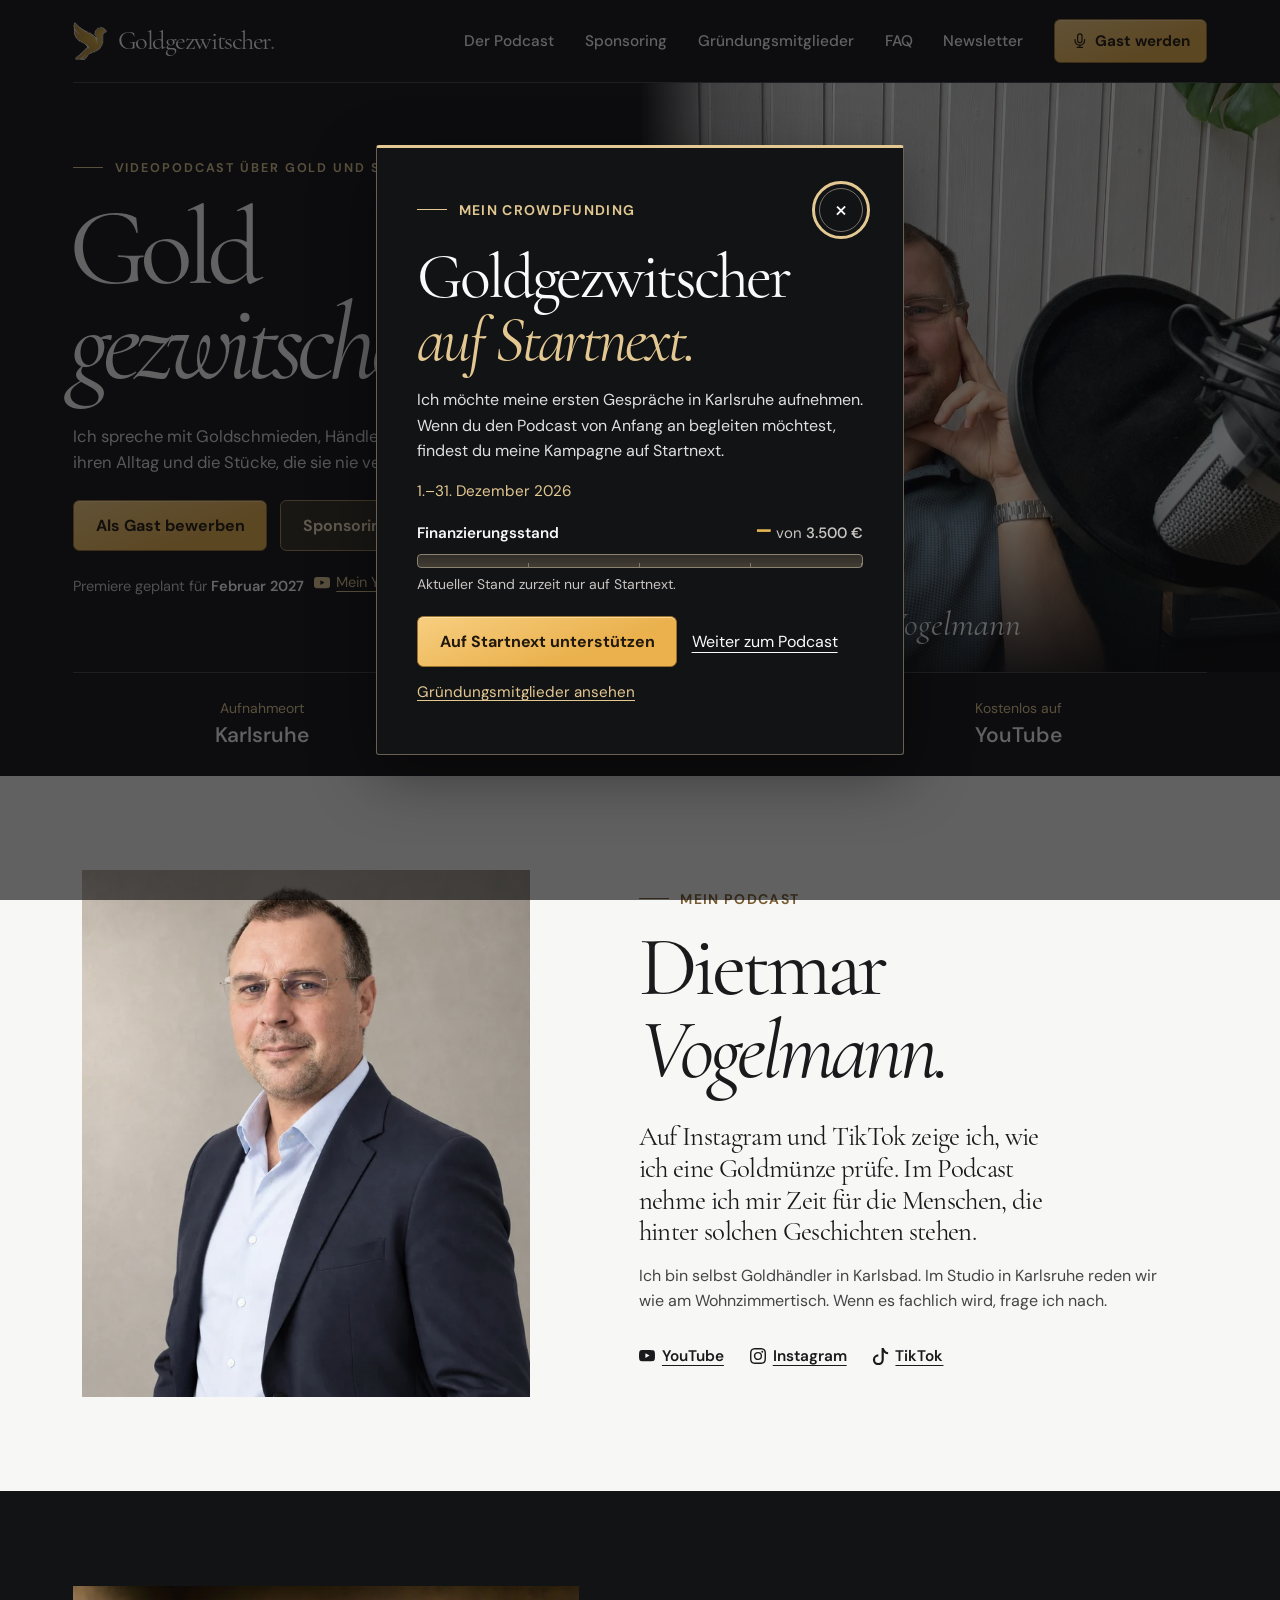
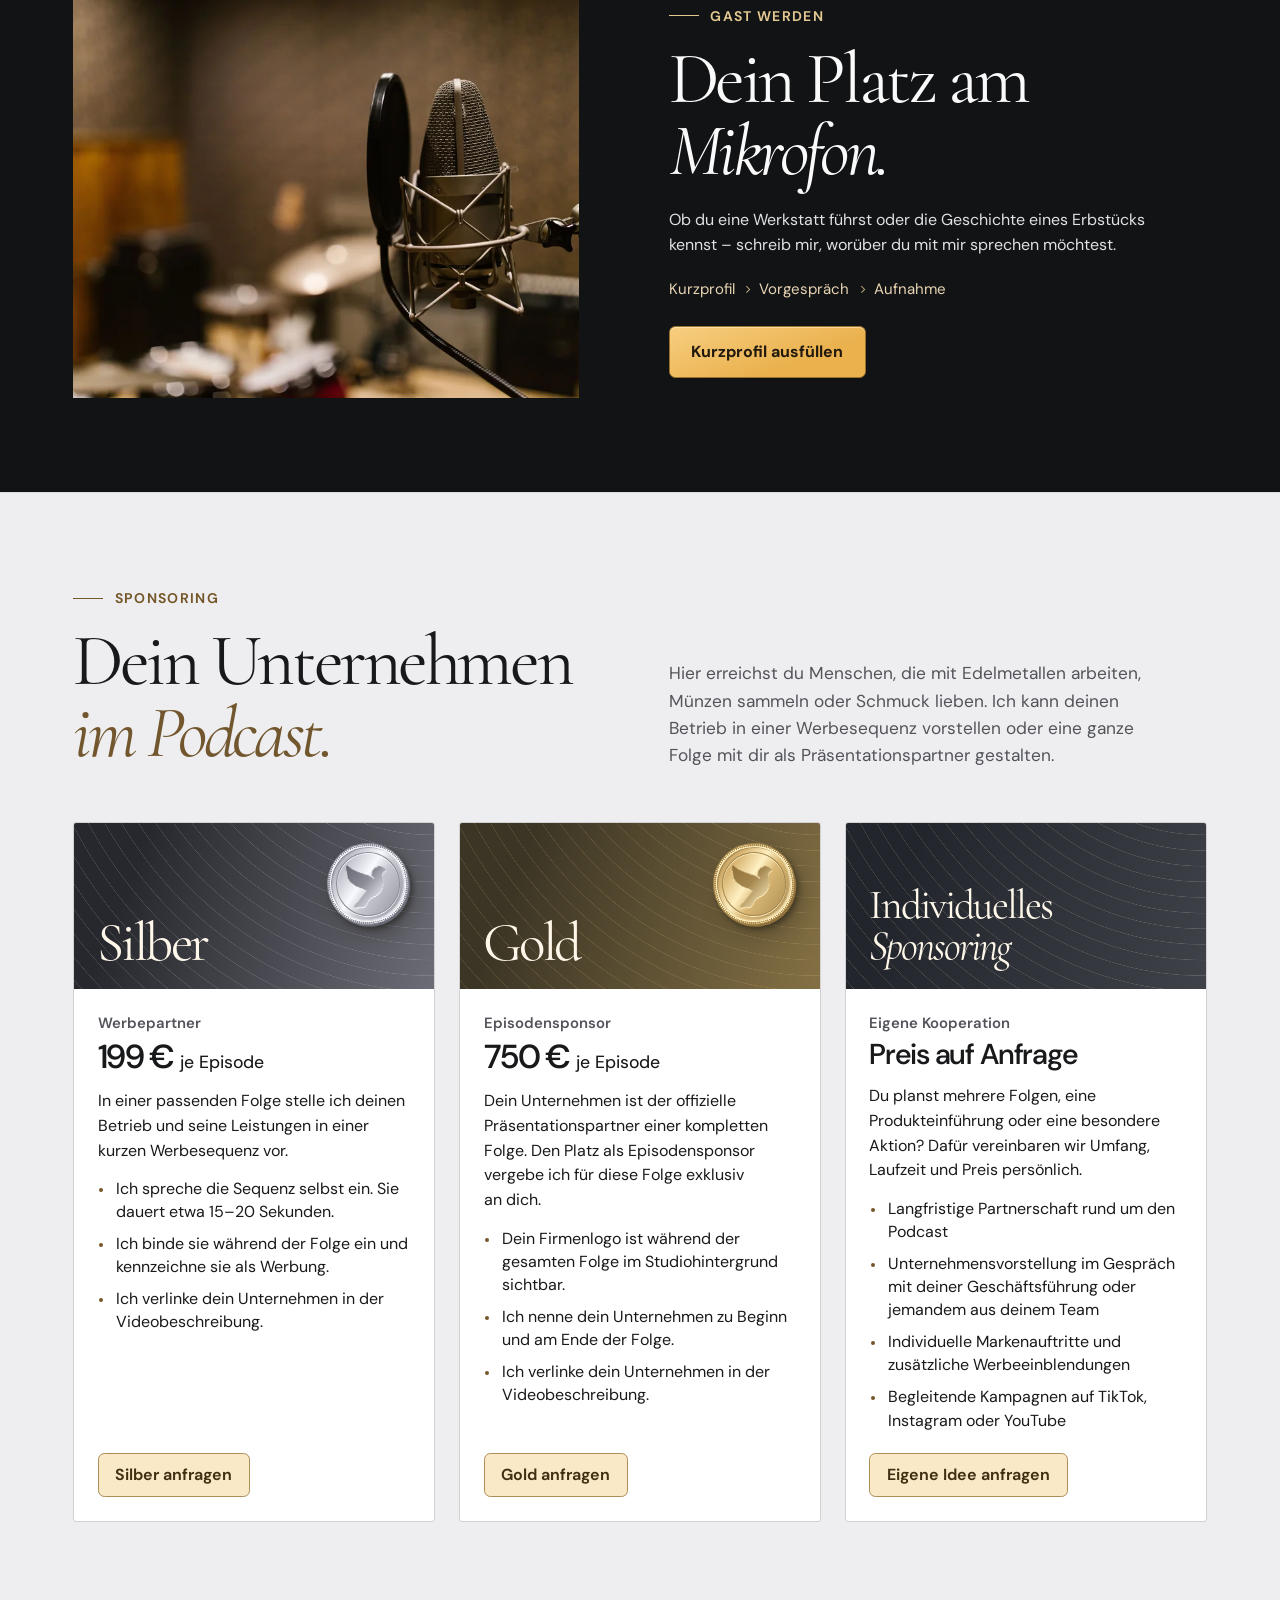
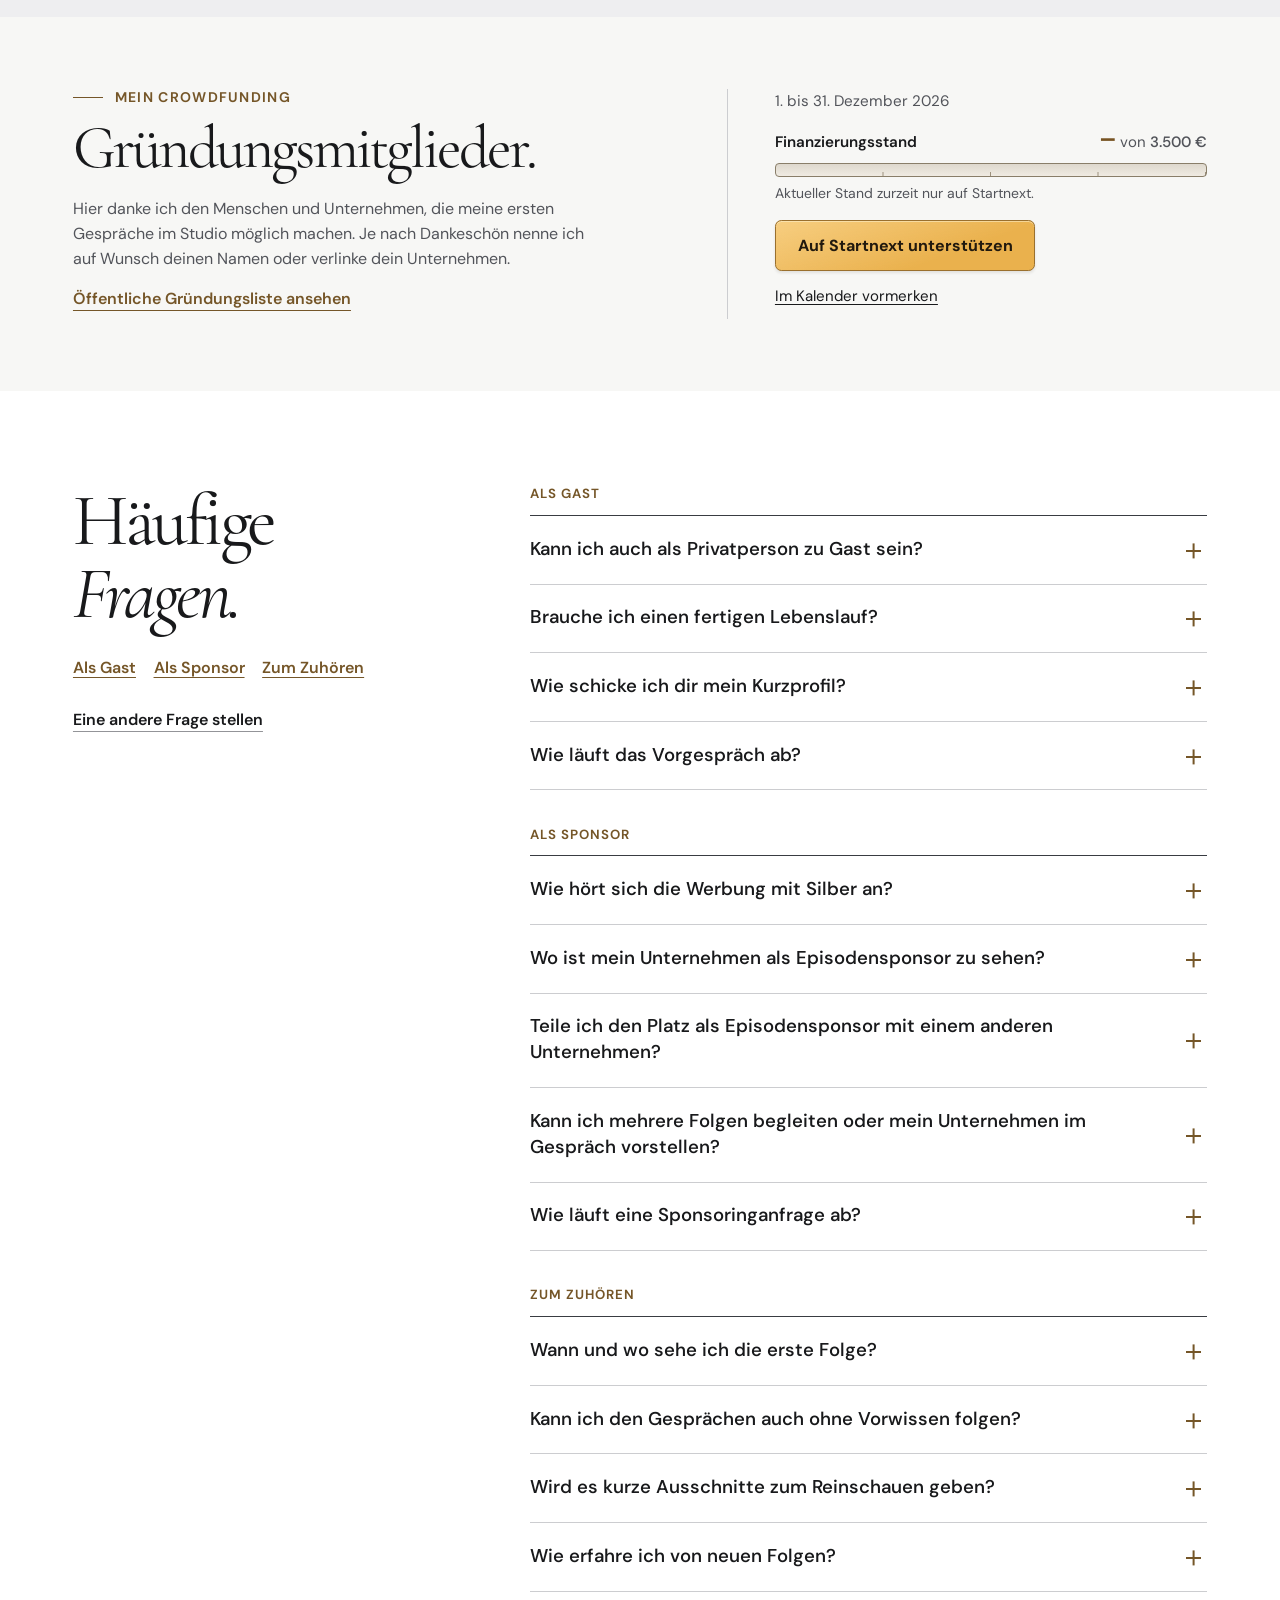
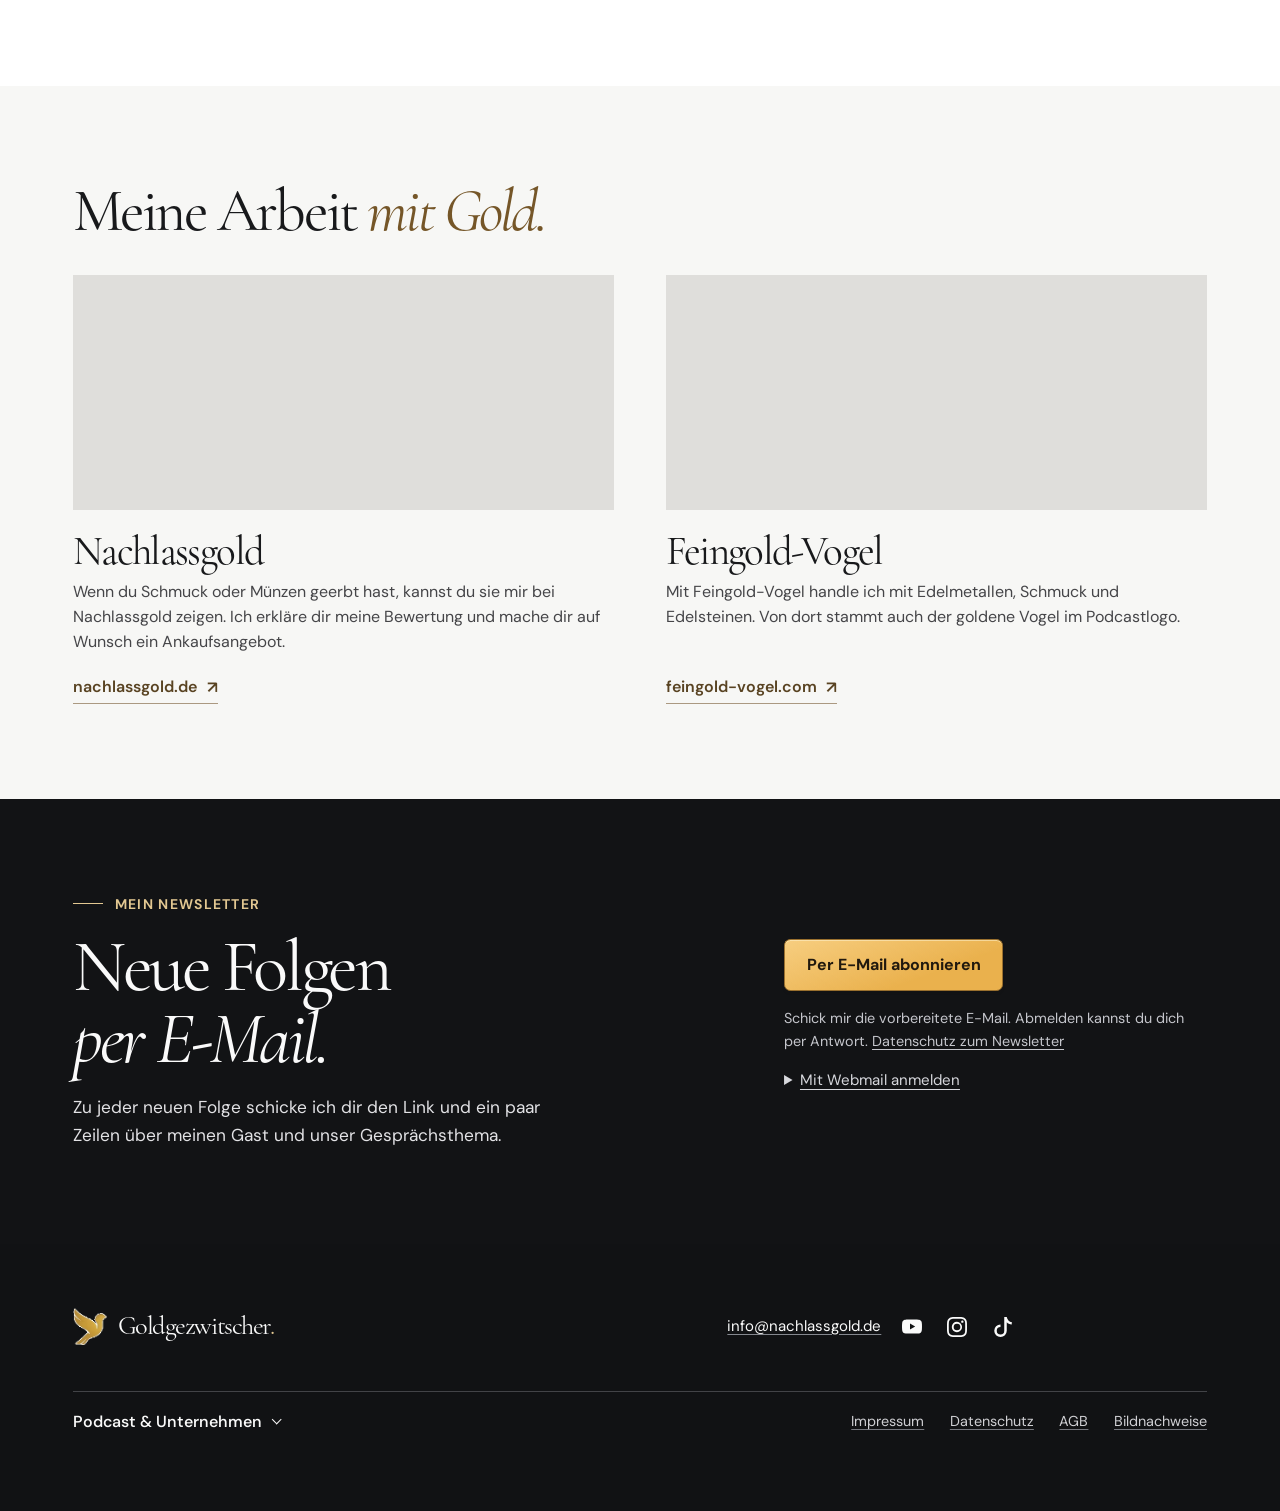
<file: index.html>
<!doctype html>
<html lang="de">
  <head>
    <meta charset="utf-8">
    <meta name="viewport" content="width=device-width,initial-scale=1">
    <meta name="robots" content="noindex,nofollow">
    <meta name="referrer" content="no-referrer">
    <meta http-equiv="x-dns-prefetch-control" content="off">
    <meta http-equiv="Content-Security-Policy" content="default-src 'none'; img-src 'self'; style-src 'self'; script-src 'self'; font-src 'self'; connect-src 'self' https://www.startnext.com/myty/api/crowdfunding/project/goldgezwitscher; media-src 'self'; frame-src 'none'; object-src 'none'; base-uri 'none'; form-action 'none'">
    <meta name="funding-endpoint" content="https://www.startnext.com/myty/api/crowdfunding/project/goldgezwitscher">
    <meta name="theme-color" content="#121315">
    <title>Goldgezwitscher · Gespräche über Gold und Schmuck</title>
    <meta name="description" content="Ich bin Dietmar Vogelmann. In meinem Videopodcast erzählen Menschen aus Werkstatt und Handel von ihrer Arbeit mit Gold. Hier kannst du dich als Gast vorstellen oder ein Sponsoring anfragen.">
    <meta property="og:title" content="Goldgezwitscher · Gespräche über Gold und Schmuck">
    <meta property="og:description" content="Ich bin Dietmar Vogelmann. In meinem Videopodcast erzählen Menschen aus Werkstatt und Handel von ihrer Arbeit mit Gold. Hier kannst du dich als Gast vorstellen oder ein Sponsoring anfragen.">
    <meta property="og:image" content="https://goldgezwitscher.rateriser.tech/assets/v7-dietmar-am-mikrofon-1110.webp">
    <link rel="icon" href="assets/haus-vogel.webp" type="image/webp">
    <link rel="preload" href="assets/fonts/cormorant.woff2" as="font" type="font/woff2" crossorigin>
    <link rel="preload" href="assets/fonts/cormorant-italic.woff2" as="font" type="font/woff2" crossorigin>
    <link rel="stylesheet" href="assets/podcast.css?v=mobilpost1">
    <link rel="stylesheet" href="assets/faq.css?v=honig1">
    <link rel="stylesheet" href="assets/sponsoring.css?v=honigknopf1">
    <link rel="stylesheet" href="assets/gastgeber.css?v=mobilpost1">
    <link rel="stylesheet" href="assets/kampagne.css?v=mobilpost1">
    <script src="assets/podcast.js?v=mobilpost1" defer></script>
    <link rel="stylesheet" href="assets/footer.css?v=mobilpost1">
  </head>
  <body class="page-index">
    <a class="skip" href="#inhalt">Zum Inhalt</a>
    <header class="masthead">
      <div class="container header-inner">
        <a class="brand" href="index.html" aria-label="Goldgezwitscher, Startseite"><img src="assets/haus-vogel.webp" width="37" height="40" alt=""><span>Goldgezwitscher<span class="brand-stop">.</span></span></a>
        <div class="header-tools">
          <a href="bewerben.html#anfrage" class="button button-gold header-guest"><svg class="icon" width="20" height="20" fill="none" stroke="currentColor" stroke-width="1.65" stroke-linecap="round" stroke-linejoin="round" aria-hidden="true" viewBox="0 0 24 24"><rect x="9" y="2.5" width="6" height="12" rx="3"></rect><path d="M5.5 10.5v1a6.5 6.5 0 0 0 13 0v-1M12 18v3m-3.5 0h7"></path></svg>Gast werden</a>
          <button class="menu-toggle" type="button" aria-controls="hauptmenue" aria-expanded="false" hidden><span>Menü</span><svg class="icon" width="20" height="20" fill="none" stroke="currentColor" stroke-width="1.65" stroke-linecap="round" stroke-linejoin="round" aria-hidden="true" viewBox="0 0 24 24"><path d="M3 8h18M3 16h18"></path></svg></button>
        </div>
        <nav id="hauptmenue" class="main-nav" aria-label="Hauptnavigation">
          <a href="#format">Der Podcast</a>
          <a href="#sponsoring">Sponsoring</a>
          <a href="gruendungsmitglieder.html">Gründungsmitglieder</a>
          <a href="#faq">FAQ</a>
          <a href="#startpost">Newsletter</a>
          <a href="#gast-werden" class="button button-gold nav-guest"><svg class="icon" width="20" height="20" fill="none" stroke="currentColor" stroke-width="1.65" stroke-linecap="round" stroke-linejoin="round" aria-hidden="true" viewBox="0 0 24 24"><rect x="9" y="2.5" width="6" height="12" rx="3"></rect><path d="M5.5 10.5v1a6.5 6.5 0 0 0 13 0v-1M12 18v3m-3.5 0h7"></path></svg>Gast werden</a>
        </nav>
      </div>
    </header>
    <main id="inhalt" tabindex="-1">
      <section class="cover-hero">
        <div class="hero-stage">
          <div class="container hero-layout">
            <div class="hero-copy">
              <p class="eyebrow">Videopodcast über Gold und Schmuck</p>
              <h1 class="show-title" aria-label="Goldgezwitscher">Gold<em>gezwitscher<span>.</span></em></h1>
              <p class="hero-intro">Ich spreche mit Goldschmieden, Händlern und Sammlern über ihren Alltag und die Stücke, die sie nie vergessen.</p>
              <div class="actions hero-actions">
                <a class="button button-gold" href="bewerben.html#anfrage">Als Gast bewerben</a>
                <a class="button button-outline" href="#sponsoring">Sponsoring ansehen</a>
              </div>
              <p class="release-date"><span data-premiere-status>Premiere geplant für <time datetime="2027-02">Februar 2027</time></span> <a class="date-action" href="https://www.youtube.com/@feingoldvogel" data-premiere-action rel="external noreferrer">Mein YouTube-Kanal</a></p>
              <div class="theme-player" data-theme-player hidden>
                <p id="titelsong-label">Mein Titelsong</p>
                <audio aria-labelledby="titelsong-label" controls preload="none"></audio>
              </div>
            </div>
            <figure class="cover-portrait">
              <img src="assets/v7-dietmar-am-mikrofon-1110.webp" srcset="assets/v7-dietmar-am-mikrofon-540.webp 540w, assets/v7-dietmar-am-mikrofon-1110.webp 1110w" sizes="(max-width: 760px) 100vw, 51vw" width="1110" height="1398" alt="Mein Platz am Mikrofon im Aufnahmestudio" fetchpriority="high">
              <figcaption>Dietmar Vogelmann</figcaption>
            </figure>
          </div>
        </div>
        <dl class="container hero-facts" aria-label="Mein Podcast im Überblick">
          <div>
            <dt>Aufnahmeort</dt>
            <dd>Karlsruhe</dd>
          </div>
          <div>
            <dt>Gesprächsdauer</dt>
            <dd>rund 45 Min.</dd>
          </div>
          <div>
            <dt>Kostenlos auf</dt>
            <dd>YouTube</dd>
          </div>
        </dl>
      </section>
      <section class="studio-letter host-spread section" id="format" aria-labelledby="format-title">
        <div class="container">
          <div class="presenter-profile" id="gastgeber">
            <figure class="presenter-portrait">
              <img src="assets/dietmar-portrait-v13-640.webp" srcset="assets/dietmar-portrait-v13-640.webp 640w, assets/dietmar-portrait-v13-1120.webp 1120w" sizes="(min-width: 76rem) 28rem, (min-width: 48rem) 38vw, 6rem" width="640" height="800" loading="lazy" decoding="async" alt="Mein Porträt im dunklen Sakko">
            </figure>
            <div class="presenter-story">
              <p class="eyebrow">Mein Podcast</p>
              <h2 id="format-title">Dietmar <em>Vogelmann.</em></h2>
              <p class="presenter-intro">Auf Instagram und TikTok zeige ich, wie ich eine Goldmünze prüfe. Im Podcast nehme ich mir Zeit für die Menschen, die hinter solchen Geschichten stehen.</p>
              <p class="presenter-detail">Ich bin selbst Goldhändler in Karlsbad. Im Studio in Karlsruhe reden wir wie am Wohnzimmertisch. Wenn es fachlich wird, frage ich nach.</p>
              <div class="profile-links presenter-social" aria-label="Meine Social-Media-Profile">
                <a href="https://www.youtube.com/@feingoldvogel" rel="external noreferrer">YouTube</a>
                <a href="https://www.instagram.com/feingold_vogel/" rel="external noreferrer">Instagram</a>
                <a href="https://www.tiktok.com/@feingold.vogel" rel="external noreferrer">TikTok</a>
              </div>
            </div>
          </div>
        </div>
      </section>
      <section class="guest-invite" id="gast-werden" aria-labelledby="guest-title">
        <div class="container invite-spread">
          <figure class="invite-image"><img src="assets/v7-studio-960.webp" width="960" height="640" loading="lazy" decoding="async" alt="Studiomikrofon mit Popschutz"></figure>
          <div class="invite-copy">
            <p class="eyebrow">Gast werden</p>
            <h2 id="guest-title">Dein Platz am <em>Mikrofon.</em></h2>
            <p>Ob du eine Werkstatt führst oder die Geschichte eines Erbstücks kennst – schreib mir, worüber du mit mir sprechen möchtest.</p>
            <ol class="guest-steps" aria-label="So läuft die Gastbewerbung ab"><li>Kurzprofil</li><li>Vorgespräch</li><li>Aufnahme</li></ol>
            <a class="button button-gold" href="bewerben.html#anfrage">Kurzprofil ausfüllen</a>
          </div>
        </div>
      </section>
      <section class="partnerships section" id="sponsoring" aria-labelledby="partner-title">
        <div class="container">
          <div class="partner-intro">
            <div>
              <p class="eyebrow">Sponsoring</p>
              <h2 id="partner-title">Dein Unternehmen <em>im Podcast.</em></h2>
            </div>
            <p>Hier erreichst du Menschen, die mit Edelmetallen arbeiten, Münzen sammeln oder Schmuck lieben. Ich kann deinen Betrieb in einer Werbesequenz vorstellen oder eine ganze Folge mit dir als Präsentationspartner gestalten.</p>
          </div>
          <div class="partner-grid">
            <article class="partner-card tier-silber" aria-labelledby="tier-silber">
              <div class="partner-face">
                <div class="foil-stamp" aria-hidden="true"><span class="minted-bird"></span></div>
                <h3 id="tier-silber">Silber</h3>
              </div>
              <div class="partner-details">
                <p class="partner-scope">Werbepartner</p>
                <p class="partner-price">199 € <span class="price-unit">je Episode</span></p>
                <details class="partner-disclosure">
                  <summary aria-controls="leistungen-silber" aria-label="Leistungen für Silber">Leistungen</summary>
                </details>
                <div class="partner-terms" id="leistungen-silber">
                  <p class="partner-description">In einer passenden Folge stelle ich deinen Betrieb und seine Leistungen in einer kurzen Werbesequenz vor.</p>
                  <ul class="partner-benefits">
                    <li>Ich spreche die Sequenz selbst ein. Sie dauert etwa 15–20 Sekunden.</li>
                    <li>Ich binde sie während der Folge ein und kennzeichne sie als Werbung.</li>
                    <li>Ich verlinke dein Unternehmen in der Videobeschreibung.</li>
                  </ul>
                </div>
                <a class="partner-action" href="sponsoren.html?paket=silber#anfrage">Silber anfragen</a>
              </div>
            </article>
            <article class="partner-card tier-gold" aria-labelledby="tier-gold">
              <div class="partner-face">
                <div class="foil-stamp" aria-hidden="true"><span class="minted-bird"></span></div>
                <h3 id="tier-gold">Gold</h3>
              </div>
              <div class="partner-details">
                <p class="partner-scope">Episodensponsor</p>
                <p class="partner-price">750 € <span class="price-unit">je Episode</span></p>
                <details class="partner-disclosure">
                  <summary aria-controls="leistungen-gold" aria-label="Leistungen für Gold">Leistungen</summary>
                </details>
                <div class="partner-terms" id="leistungen-gold">
                  <p class="partner-description">Dein Unternehmen ist der offizielle Präsentationspartner einer kompletten Folge. Den Platz als Episodensponsor vergebe ich für diese Folge exklusiv an dich.</p>
                  <ul class="partner-benefits">
                    <li>Dein Firmenlogo ist während der gesamten Folge im Studiohintergrund sichtbar.</li>
                    <li>Ich nenne dein Unternehmen zu Beginn und am Ende der Folge.</li>
                    <li>Ich verlinke dein Unternehmen in der Videobeschreibung.</li>
                  </ul>
                </div>
                <a class="partner-action" href="sponsoren.html?paket=gold#anfrage">Gold anfragen</a>
              </div>
            </article>
            <article class="partner-card tier-individuell" aria-labelledby="tier-individuell">
              <div class="partner-face">
                <h3 id="tier-individuell">Individuelles <em>Sponsoring</em></h3>
              </div>
              <div class="partner-details">
                <p class="partner-scope">Eigene Kooperation</p>
                <p class="partner-price">Preis auf Anfrage</p>
                <details class="partner-disclosure">
                  <summary aria-controls="leistungen-individuell" aria-label="Leistungen für individuelles Sponsoring">Leistungen</summary>
                </details>
                <div class="partner-terms" id="leistungen-individuell">
                  <p class="partner-description">Du planst mehrere Folgen, eine Produkteinführung oder eine besondere Aktion? Dafür vereinbaren wir Umfang, Laufzeit und Preis persönlich.</p>
                  <ul class="partner-benefits">
                    <li>Langfristige Partnerschaft rund um den Podcast</li>
                    <li>Unternehmensvorstellung im Gespräch mit deiner Geschäftsführung oder jemandem aus deinem Team</li>
                    <li>Individuelle Markenauftritte und zusätzliche Werbeeinblendungen</li>
                    <li>Begleitende Kampagnen auf TikTok, Instagram oder YouTube</li>
                  </ul>
                </div>
                <a class="partner-action" href="sponsoren.html?paket=individuell#anfrage">Eigene Idee anfragen</a>
              </div>
            </article>
          </div>
        </div>
      </section>
      <section class="campaign-note" id="crowdfunding" aria-labelledby="campaign-title">
        <div class="container campaign-note-inner">
          <div class="campaign-story">
            <p class="eyebrow">Mein Crowdfunding</p>
            <h2 id="campaign-title">Gründungs&shy;mitglieder.</h2>
            <p>Hier danke ich den Menschen und Unternehmen, die meine ersten Gespräche im Studio möglich machen. Je nach Dankeschön nenne ich auf Wunsch deinen Namen oder verlinke dein Unternehmen.</p>
            <a class="text-link campaign-founders" href="gruendungsmitglieder.html#gruendungsliste">Öffentliche Gründungsliste ansehen</a>
          </div>
          <div class="campaign-summary">
            <p class="campaign-period"><time datetime="2026-12-01">1.</time> bis <time datetime="2026-12-31">31. Dezember 2026</time></p>
            <div class="campaign-funding" data-funding-live>
              <div class="funding-heading">
                <span>Finanzierungsstand</span>
                <span class="funding-amounts"><strong data-funding-value>–</strong> von <strong data-funding-goal>3.500&nbsp;€</strong></span>
              </div>
              <progress data-funding-progress aria-label="Finanzierungsstand auf Startnext" hidden></progress>
              <div class="funding-track-placeholder" data-funding-placeholder aria-hidden="true"></div>
              <small data-funding-updated>Aktueller Stand auf Startnext.</small>
            </div>
            <div class="campaign-links">
              <a class="button button-gold" data-campaign-link href="https://www.startnext.com/goldgezwitscher" rel="external noreferrer">Projekt auf Startnext ansehen</a>
              <a class="campaign-calendar" data-campaign-calendar href="goldgezwitscher.ics" download>Im Kalender vormerken</a>
            </div>
          </div>
        </div>
      </section>
      <section class="faq section" id="faq" aria-labelledby="faq-title">
        <div class="container faq-layout">
          <div class="faq-intro">
            <h2 id="faq-title">Häufige <em>Fragen.</em></h2>
            <nav class="faq-topics" aria-label="Fragen nach Thema">
              <a href="#gastfragen">Als Gast</a>
              <a href="#sponsorfragen">Als Sponsor</a>
              <a href="#hoererfragen">Zum Zuhören</a>
            </nav>
            <a class="text-link faq-contact" href="mailto:info@nachlassgold.de?subject=Frage%20zu%20Goldgezwitscher">Eine andere Frage stellen</a>
          </div>
          <div class="faq-questions">
            <section class="faq-group" id="gastfragen" aria-labelledby="gastfragen-titel">
              <h3 class="faq-category" id="gastfragen-titel">
                <span class="topic-label">Als Gast</span>
                <a class="topic-open" href="#gastfragen" aria-label="Als Gast – Fragen anzeigen">Als Gast</a>
                <a class="topic-close" href="#faq" aria-label="Als Gast – Fragen schließen">Als Gast</a>
              </h3>
              <div class="topic-questions">
                <details>
                  <summary>Kann ich auch als Privatperson zu Gast sein?</summary>
                  <p>Ja. Vielleicht besitzt du einen Ring, der in deiner Familie von Hand zu Hand gegangen ist, oder sammelst Münzen und kannst von einem besonderen Fund erzählen. Mich interessiert, was du selbst erlebt hast. Im <a href="bewerben.html#anfrage">Kurzprofil</a> kannst du „Ich komme als Privatperson“ auswählen.</p>
                </details>
                <details>
                  <summary>Brauche ich einen fertigen Lebenslauf?</summary>
                  <p>Ein paar Stichpunkte im Formular reichen mir. Schreib mir, wie du zu deinem Thema gekommen bist und über welches Erlebnis du gern sprechen würdest. Wenn du mir deine Arbeit zeigen möchtest, kannst du eine Website oder ein Social-Media-Profil verlinken.</p>
                </details>
                <details>
                  <summary>Wie schicke ich dir mein Kurzprofil?</summary>
                  <p>Am Ende des <a href="bewerben.html#anfrage">Gastformulars</a> kannst du deine Angaben als E-Mail vorbereiten und in Ruhe durchlesen. Deine Bewerbung erreicht mich, sobald du die Nachricht in deinem Postfach abgeschickt hast. Für Webmail kannst du den fertigen Text auch kopieren.</p>
                </details>
                <details>
                  <summary>Wie läuft das Vorgespräch ab?</summary>
                  <p>Wenn dein Thema zu einer Folge passt, melde ich mich per E-Mail, und wir verabreden uns zum Telefonieren. Du erzählst mir, was dir an deiner Geschichte wichtig ist. Danach entscheiden wir gemeinsam, ob wir das Gespräch im Studio in Karlsruhe aufnehmen.</p>
                </details>
              </div>
            </section>
            <section class="faq-group" id="sponsorfragen" aria-labelledby="sponsorfragen-titel">
              <h3 class="faq-category" id="sponsorfragen-titel">
                <span class="topic-label">Als Sponsor</span>
                <a class="topic-open" href="#sponsorfragen" aria-label="Als Sponsor – Fragen anzeigen">Als Sponsor</a>
                <a class="topic-close" href="#faq" aria-label="Als Sponsor – Fragen schließen">Als Sponsor</a>
              </h3>
              <div class="topic-questions">
                <details>
                  <summary>Wie hört sich die Werbung mit Silber an?</summary>
                  <p>Ich spreche eine etwa 15–20 Sekunden lange Sequenz ein, die zum Thema der Folge passt. Darin nenne ich deinen Betrieb und seine Leistungen. Ich kennzeichne die Sequenz als Werbung und setze deinen Unternehmenslink in die Videobeschreibung. <a href="sponsoren.html?paket=silber#anfrage">Als Werbepartner anfragen</a></p>
                </details>
                <details>
                  <summary>Wo ist mein Unternehmen als Episodensponsor zu sehen?</summary>
                  <p>Mit <a href="sponsoren.html?paket=gold#anfrage">Gold</a> ist dein Logo die ganze Folge über im Studiohintergrund sichtbar. Ich stelle dein Unternehmen zu Beginn und am Ende namentlich vor. In der Videobeschreibung können die Zuschauer direkt auf deine Website gehen.</p>
                </details>
                <details>
                  <summary>Teile ich den Platz als Episodensponsor mit einem anderen Unternehmen?</summary>
                  <p>Für jede Folge vergebe ich die Rolle des offiziellen Präsentationspartners exklusiv an ein Unternehmen. Wenn du dich für eine bestimmte Folge interessierst, besprechen wir vor deiner Zusage, ob der Platz noch frei ist und ob das Thema zu dir passt.</p>
                </details>
                <details>
                  <summary>Kann ich mehrere Folgen begleiten oder mein Unternehmen im Gespräch vorstellen?</summary>
                  <p>Ja. Im Rahmen einer <a href="sponsoren.html?paket=individuell#anfrage">individuellen Kooperation</a> können wir eine Folgenreihe planen oder ein Gespräch mit jemandem aus deinem Unternehmen aufnehmen. Auch eine Produkteinführung oder eine begleitende Social-Media-Kampagne ist möglich. Dafür vereinbaren wir Umfang, Laufzeit und Preis gemeinsam.</p>
                </details>
                <details>
                  <summary>Wie läuft eine Sponsoringanfrage ab?</summary>
                  <p>Erzähl mir in der <a href="sponsoren.html#anfrage">Sponsoringanfrage</a> kurz von deinem Betrieb und deiner Idee. Wenn du noch kein Paket im Sinn hast, wähle „Ich bin noch unsicher“. Ich melde mich per E-Mail, und wir besprechen die Einzelheiten, bevor du dich entscheidest.</p>
                </details>
              </div>
            </section>
            <section class="faq-group" id="hoererfragen" aria-labelledby="hoererfragen-titel">
              <h3 class="faq-category" id="hoererfragen-titel">
                <span class="topic-label">Zum Zuhören</span>
                <a class="topic-open" href="#hoererfragen" aria-label="Zum Zuhören – Fragen anzeigen">Zum Zuhören</a>
                <a class="topic-close" href="#faq" aria-label="Zum Zuhören – Fragen schließen">Zum Zuhören</a>
              </h3>
              <div class="topic-questions">
                <details>
                  <summary>Wann und wo sehe ich die erste Folge?</summary>
                  <p><span data-premiere-status>Für die erste Folge habe ich <time datetime="2027-02">Februar 2027</time> als Premieremonat vorgesehen.</span> Meine Gespräche veröffentliche ich in voller Länge kostenlos auf YouTube. <a href="https://www.youtube.com/@feingoldvogel" data-premiere-action rel="external noreferrer">Zu meinem YouTube-Kanal</a></p>
                </details>
                <details>
                  <summary>Kann ich den Gesprächen auch ohne Vorwissen folgen?</summary>
                  <p>Ja. Wenn ein Gast zum Beispiel erzählt, wie er einen Edelstein beurteilt, frage ich, worauf er dabei achtet. Mich interessieren die kleinen Unterschiede, die du beim ersten Hinsehen vielleicht übersiehst.</p>
                </details>
                <details>
                  <summary>Wird es kurze Ausschnitte zum Reinschauen geben?</summary>
                  <p>Ja, ich plane Ausschnitte für <a href="https://www.instagram.com/feingold_vogel/" rel="external noreferrer">Instagram</a>, <a href="https://www.tiktok.com/@feingold.vogel" rel="external noreferrer">TikTok</a> und <a href="https://www.youtube.com/@feingoldvogel" rel="external noreferrer">YouTube Shorts</a>. So kannst du dir erst einmal einen Eindruck vom Gast und vom Gespräch machen.</p>
                </details>
                <details>
                  <summary>Wie erfahre ich von neuen Folgen?</summary>
                  <p>Über <a href="#startpost">meinen Newsletter</a> bekommst du den Link zur ganzen Folge und ein paar Zeilen zu meinem Gast. Ich kündige die Gespräche auch auf meinen Feingold-Vogel-Kanälen bei <a href="https://www.instagram.com/feingold_vogel/" rel="external noreferrer">Instagram</a> und <a href="https://www.tiktok.com/@feingold.vogel" rel="external noreferrer">TikTok</a> an.</p>
                </details>
              </div>
            </section>
          </div>
        </div>
      </section>
      <section class="presenter-companies section" id="unternehmen" aria-labelledby="companies-title">
        <div class="container">
          <h2 id="companies-title">Meine Arbeit <em>mit Gold.</em></h2>
          <div class="presenter-companies-grid">
            <a class="company-feature" href="https://www.nachlassgold.de/" rel="external noreferrer" aria-labelledby="nachlassgold-title nachlassgold-website">
              <div class="company-photo"><img src="assets/ringpruefung.webp" width="1200" height="800" loading="lazy" decoding="async" alt="Ein Ring wird mit einer Juwelierlupe geprüft"></div>
              <h3 id="nachlassgold-title">Nachlassgold</h3>
              <p>Wenn du Schmuck oder Münzen geerbt hast, kannst du sie mir bei Nachlassgold zeigen. Ich erkläre dir meine Bewertung und mache dir auf Wunsch ein Ankaufsangebot.</p>
              <span class="company-destination" id="nachlassgold-website">nachlassgold.de <span aria-hidden="true">↗</span></span>
            </a>
            <a class="company-feature" href="https://www.feingold-vogel.com/" rel="external noreferrer" aria-labelledby="feingold-title feingold-website">
              <div class="company-photo"><img src="assets/feingoldbarren.webp" width="960" height="640" loading="lazy" decoding="async" alt="Drei geprägte Feingoldbarren auf dunklem Untergrund"></div>
              <h3 id="feingold-title">Feingold-Vogel</h3>
              <p>Mit Feingold-Vogel handle ich mit Edelmetallen, Schmuck und Edelsteinen. Von dort stammt auch der goldene Vogel im Podcastlogo.</p>
              <span class="company-destination" id="feingold-website">feingold-vogel.com <span aria-hidden="true">↗</span></span>
            </a>
          </div>
        </div>
      </section>
      <section class="newsletter-section section" id="startpost" aria-labelledby="signup-title">
        <div class="container newsletter-layout">
          <div>
            <p class="eyebrow">Mein Newsletter</p>
            <h2 id="signup-title">Neue Folgen <em>per&nbsp;E&#8209;Mail.</em></h2>
            <p class="section-lead">Zu jeder neuen Folge schicke ich dir den Link und ein paar Zeilen über meinen Gast und unser Gesprächsthema.</p>
          </div>
          <div class="newsletter-enrollment">
            <a class="button button-gold" href="mailto:info@nachlassgold.de?subject=Anmeldung%20zum%20Goldgezwitscher-Newsletter&amp;body=Hallo%20Dietmar%2C%0D%0A%0D%0Aich%20m%C3%B6chte%20deinen%20Goldgezwitscher-Newsletter%20abonnieren.%20Ich%20freue%20mich%20auf%20neue%20Folgen%20und%20auf%20Neuigkeiten%20zu%20deinen%20G%C3%A4sten%20und%20zum%20Crowdfunding.%0D%0A%0D%0ADanke%20und%20viele%20Gr%C3%BC%C3%9Fe">Per E-Mail abonnieren</a>
            <p class="fine-print">Schick mir die vorbereitete E-Mail. Abmelden kannst du dich per Antwort. <a href="startpost-datenschutz.html">Datenschutz zum Newsletter</a></p>
            <details class="draft-text newsletter-webmail">
              <summary>Mit Webmail anmelden</summary>
              <p>Öffne eine neue Nachricht in deinem Postfach und übernimm diese Angaben.</p>
              <dl class="draft-envelope">
                <div><dt>An</dt><dd>info@nachlassgold.de</dd></div>
                <div><dt>Betreff</dt><dd>Anmeldung zum Goldgezwitscher-Newsletter</dd></div>
              </dl>
              <label for="newsletter-message">Nachricht</label>
              <textarea id="newsletter-message" rows="7" readonly>Hallo Dietmar,

ich möchte deinen Goldgezwitscher-Newsletter abonnieren. Ich freue mich auf neue Folgen und auf Neuigkeiten zu deinen Gästen und zum Crowdfunding.

Danke und viele Grüße</textarea>
              <button type="button" class="button button-paper" data-copy hidden>Nachricht kopieren</button>
              <p class="copy-status" role="status"></p>
            </details>
          </div>
        </div>
      </section>
    </main>
    <footer class="site-footer" id="social">
      <div class="container footer-wrap">
        <div class="footer-identity">
          <a class="brand" href="index.html" aria-label="Goldgezwitscher, Startseite"><img src="assets/haus-vogel.webp" width="37" height="40" alt=""><span>Goldgezwitscher<span class="brand-stop">.</span></span></a>
          <nav class="footer-contact" aria-label="Kontakt und Social Media">
            <a class="footer-email" href="mailto:info@nachlassgold.de">info@nachlassgold.de</a>
            <span class="footer-channels">
              <a href="https://www.youtube.com/@feingoldvogel" rel="external noreferrer" aria-label="YouTube" title="YouTube"><span>YouTube</span></a>
              <a href="https://www.instagram.com/feingold_vogel/" rel="external noreferrer" aria-label="Instagram" title="Instagram"><span>Instagram</span></a>
              <a href="https://www.tiktok.com/@feingold.vogel" rel="external noreferrer" aria-label="TikTok" title="TikTok"><span>TikTok</span></a>
            </span>
          </nav>
          <a class="regional" href="https://karlsbader-selbststaendigen.de/" rel="external noreferrer"><img src="assets/karlsbader-v20-480.webp" width="480" height="270" loading="lazy" alt="Die Karlsbader Selbstständigen"></a>
        </div>
        <div class="footer-bottom">
          <details class="footer-directory">
            <summary>Podcast &amp; Unternehmen</summary>
            <nav aria-label="Podcast und Unternehmen">
              <a href="bewerben.html#anfrage">Gast werden</a>
              <a href="#sponsoring">Sponsoring</a>
              <a href="#crowdfunding">Crowdfunding</a>
              <a href="gruendungsmitglieder.html">Gründungsmitglieder</a>
              <a href="https://www.nachlassgold.de/" rel="external noreferrer">Nachlassgold</a>
              <a href="https://www.feingold-vogel.com/" rel="external noreferrer">Feingold-Vogel</a>
            </nav>
          </details>
          <nav class="footer-legal" aria-label="Rechtliches">
            <a href="impressum.html">Impressum</a>
            <a href="datenschutz.html">Datenschutz</a>
            <a href="agb.html">AGB</a>
            <a href="bildnachweise.html">Bildnachweise</a>
          </nav>
        </div>
      </div>
    </footer>
  </body>
</html>
</file>
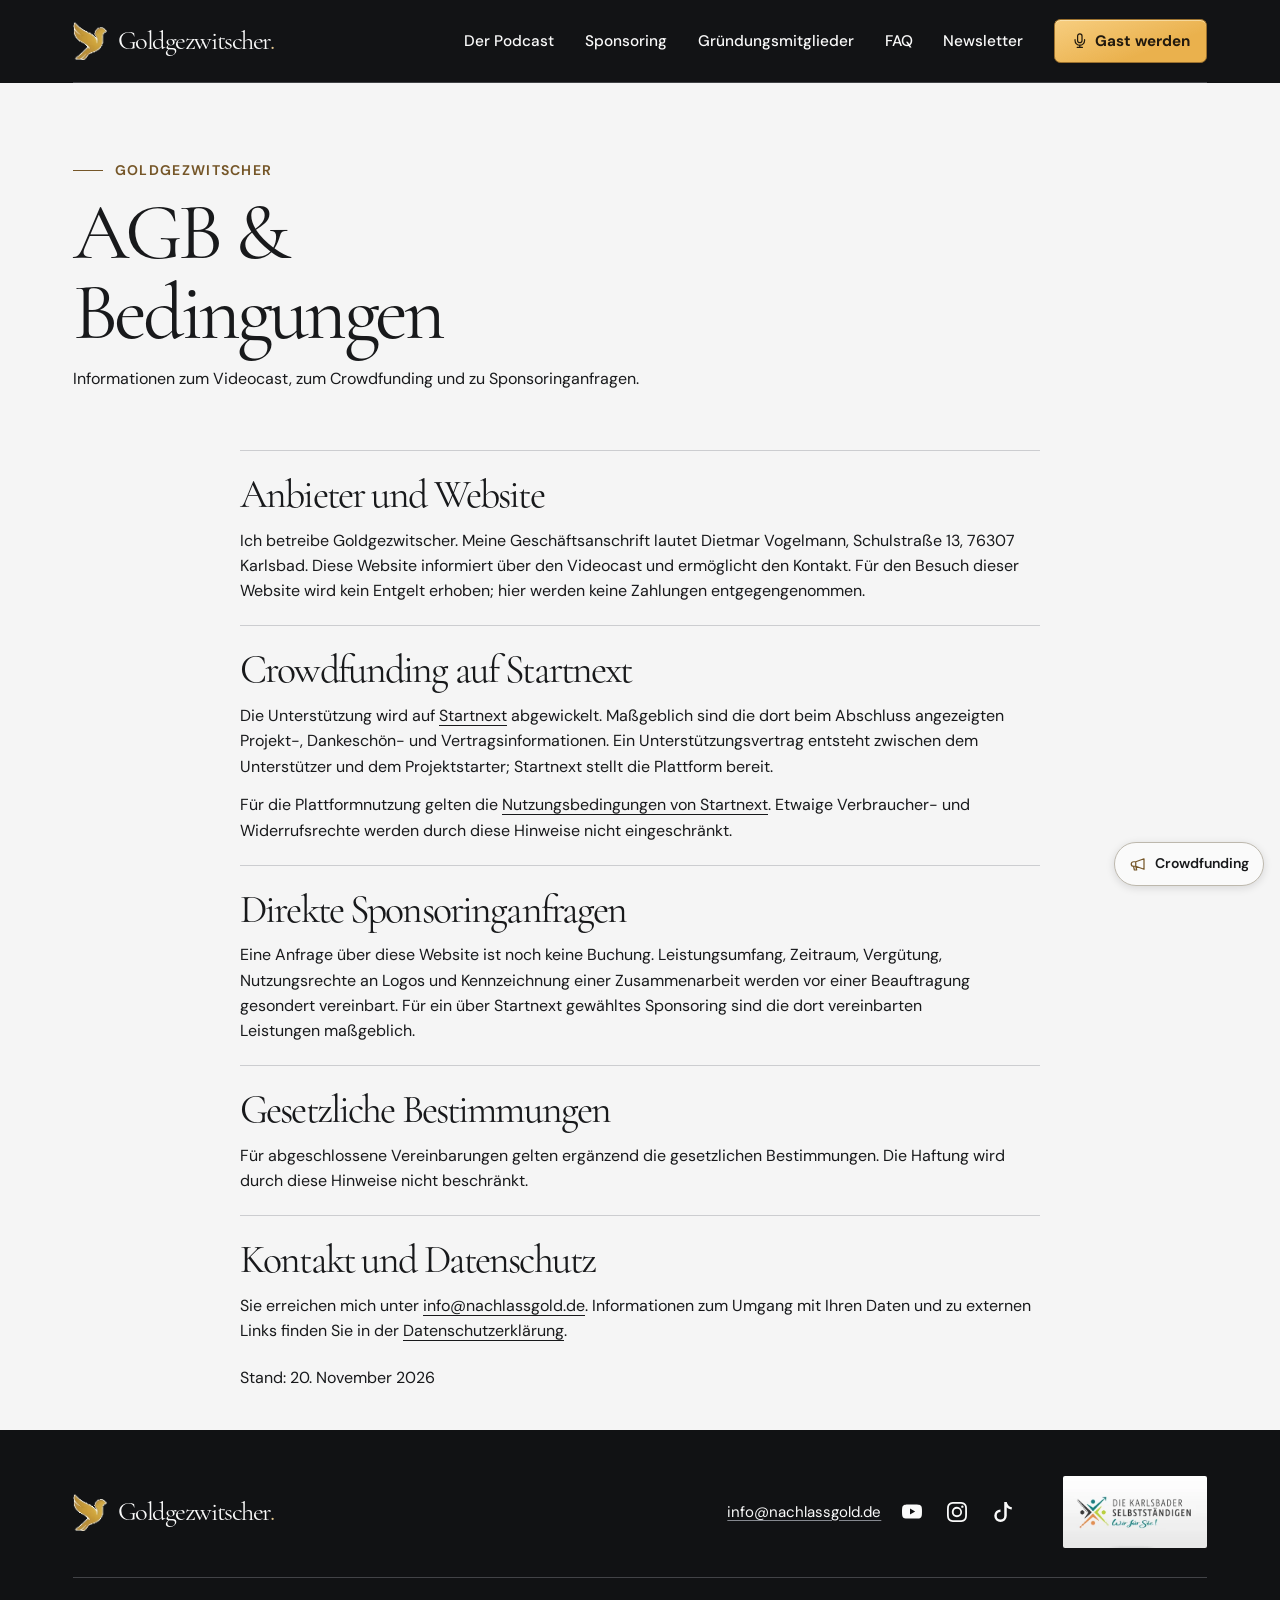
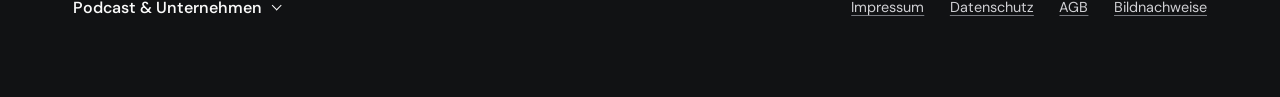
<file: agb.html>
<!doctype html>
<html lang="de">
  <head>
    <meta charset="utf-8">
    <meta name="viewport" content="width=device-width,initial-scale=1">
    <meta name="robots" content="noindex,nofollow">
    <meta name="referrer" content="no-referrer">
    <meta http-equiv="x-dns-prefetch-control" content="off">
    <meta http-equiv="Content-Security-Policy" content="default-src 'none'; img-src 'self'; style-src 'self'; script-src 'self'; font-src 'self'; connect-src 'self' https://www.startnext.com/myty/api/crowdfunding/project/goldgezwitscher; media-src 'self'; frame-src 'none'; object-src 'none'; base-uri 'none'; form-action 'none'">
    <meta name="funding-endpoint" content="https://www.startnext.com/myty/api/crowdfunding/project/goldgezwitscher">
    <meta name="theme-color" content="#102923">
    <title>AGB &amp; Bedingungen · Goldgezwitscher</title>
    <meta name="description" content="AGB &amp; Vertragsbedingungen für Goldgezwitscher, den Videocast von Dietmar Vogelmann.">
    <meta property="og:title" content="AGB &amp; Bedingungen · Goldgezwitscher">
    <meta property="og:description" content="AGB &amp; Vertragsbedingungen für Goldgezwitscher, den Videocast von Dietmar Vogelmann.">
    <meta property="og:image" content="https://goldgezwitscher.rateriser.tech/assets/v7-dietmar-am-mikrofon-1110.webp">
    <link rel="icon" href="assets/haus-vogel.webp" type="image/webp">
    <link rel="preload" href="assets/fonts/cormorant.woff2" as="font" type="font/woff2" crossorigin>
    <link rel="stylesheet" href="assets/podcast.css?v=mobilpost1">
    <link rel="stylesheet" href="assets/kampagne.css?v=mobilpost1">
    <script src="assets/podcast.js?v=mobilpost1" defer></script>
    <link rel="stylesheet" href="assets/footer.css?v=mobilpost1">
  </head>
  <body class="page-agb">
    <a class="skip" href="#inhalt">Zum Inhalt</a>
    <header class="masthead">
      <div class="container header-inner">
        <a class="brand" href="index.html" aria-label="Goldgezwitscher, Startseite"><img src="assets/haus-vogel.webp" width="37" height="40" alt=""><span>Goldgezwitscher<span class="brand-stop">.</span></span></a>
        <div class="header-tools">
          <a href="bewerben.html#anfrage" class="button button-gold header-guest"><svg class="icon" width="20" height="20" fill="none" stroke="currentColor" stroke-width="1.65" stroke-linecap="round" stroke-linejoin="round" aria-hidden="true" viewBox="0 0 24 24"><rect x="9" y="2.5" width="6" height="12" rx="3"></rect><path d="M5.5 10.5v1a6.5 6.5 0 0 0 13 0v-1M12 18v3m-3.5 0h7"></path></svg>Gast werden</a>
          <button class="menu-toggle" type="button" aria-controls="hauptmenue" aria-expanded="false" hidden><span>Menü</span><svg class="icon" width="20" height="20" fill="none" stroke="currentColor" stroke-width="1.65" stroke-linecap="round" stroke-linejoin="round" aria-hidden="true" viewBox="0 0 24 24"><path d="M3 8h18M3 16h18"></path></svg></button>
        </div>
        <nav id="hauptmenue" class="main-nav" aria-label="Hauptnavigation">
          <a href="index.html#format">Der Podcast</a>
          <a href="index.html#sponsoring">Sponsoring</a>
          <a href="gruendungsmitglieder.html">Gründungsmitglieder</a>
          <a href="index.html#faq">FAQ</a>
          <a href="index.html#startpost">Newsletter</a>
          <a href="index.html#gast-werden" class="button button-gold nav-guest"><svg class="icon" width="20" height="20" fill="none" stroke="currentColor" stroke-width="1.65" stroke-linecap="round" stroke-linejoin="round" aria-hidden="true" viewBox="0 0 24 24"><rect x="9" y="2.5" width="6" height="12" rx="3"></rect><path d="M5.5 10.5v1a6.5 6.5 0 0 0 13 0v-1M12 18v3m-3.5 0h7"></path></svg>Gast werden</a>
        </nav>
      </div>
    </header>
    <main id="inhalt" tabindex="-1">
      <div class="v16-legal-intro">
        <p class="eyebrow">Goldgezwitscher</p>
        <h1>AGB &amp;<br>Bedingungen</h1>
        <p>Informationen zum Videocast, zum Crowdfunding und zu Sponsoringanfragen.</p>
      </div>
      <div class="v16-legal-body">
        <section>
          <h2>Anbieter und Website</h2>
          <p>Goldgezwitscher ist ein Projekt von Dietmar Vogelmann, Schulstraße 13, 76307 Karlsbad. Diese Website informiert über den Videocast und ermöglicht den Kontakt. Für den Besuch dieser Website wird kein Entgelt erhoben; hier werden keine Zahlungen entgegengenommen.</p>
        </section>
        <section>
          <h2>Crowdfunding auf Startnext</h2>
          <p>Die Unterstützung wird auf <a href="https://www.startnext.com/goldgezwitscher" rel="external noreferrer noopener">Startnext</a> abgewickelt. Maßgeblich sind die dort beim Abschluss angezeigten Projekt-, Dankeschön- und Vertragsinformationen. Ein Unterstützungsvertrag entsteht zwischen dem Unterstützer und dem Projektstarter; Startnext stellt die Plattform bereit.</p>
          <p>Für die Plattformnutzung gelten die <a href="https://www.startnext.com/info/agb/anb.html" rel="external noreferrer noopener">Nutzungsbedingungen von Startnext</a>. Etwaige Verbraucher- und Widerrufsrechte werden durch diese Hinweise nicht eingeschränkt.</p>
        </section>
        <section>
          <h2>Direkte Sponsoringanfragen</h2>
          <p>Eine Anfrage über diese Website ist noch keine Buchung. Leistungsumfang, Zeitraum, Vergütung, Nutzungsrechte an Logos und Kennzeichnung einer Zusammenarbeit werden vor einer Beauftragung gesondert vereinbart. Für ein über Startnext gewähltes Sponsoring sind die dort vereinbarten Leistungen maßgeblich.</p>
        </section>
        <section>
          <h2>Gesetzliche Bestimmungen</h2>
          <p>Für abgeschlossene Vereinbarungen gelten ergänzend die gesetzlichen Bestimmungen. Die Haftung wird durch diese Hinweise nicht beschränkt.</p>
        </section>
        <section>
          <h2>Kontakt und Datenschutz</h2>
          <p>Sie erreichen Dietmar unter <a href="mailto:info@nachlassgold.de">info@nachlassgold.de</a>. Informationen zum Umgang mit Ihren Daten und zu externen Links finden Sie in der <a href="datenschutz.html">Datenschutzerklärung</a>.</p>
        </section>
        <p class="v16-legal-date">Stand: <time datetime="2026-11-20">20. November 2026</time></p>
      </div>
    </main>
    <footer class="site-footer" id="social">
      <div class="container footer-wrap">
        <div class="footer-identity">
          <a class="brand" href="index.html" aria-label="Goldgezwitscher, Startseite"><img src="assets/haus-vogel.webp" width="37" height="40" alt=""><span>Goldgezwitscher<span class="brand-stop">.</span></span></a>
          <nav class="footer-contact" aria-label="Kontakt und Social Media">
            <a class="footer-email" href="mailto:info@nachlassgold.de">info@nachlassgold.de</a>
            <span class="footer-channels">
              <a href="https://www.youtube.com/@feingoldvogel" rel="external noreferrer" aria-label="YouTube" title="YouTube"><span>YouTube</span></a>
              <a href="https://www.instagram.com/feingold_vogel/" rel="external noreferrer" aria-label="Instagram" title="Instagram"><span>Instagram</span></a>
              <a href="https://www.tiktok.com/@feingold.vogel" rel="external noreferrer" aria-label="TikTok" title="TikTok"><span>TikTok</span></a>
            </span>
          </nav>
          <a class="regional" href="https://karlsbader-selbststaendigen.de/" rel="external noreferrer"><img src="assets/karlsbader-v20-480.webp" width="480" height="270" loading="lazy" alt="Die Karlsbader Selbstständigen"></a>
        </div>
        <div class="footer-bottom">
          <details class="footer-directory">
            <summary>Podcast &amp; Unternehmen</summary>
            <nav aria-label="Podcast und Unternehmen">
              <a href="bewerben.html#anfrage">Gast werden</a>
              <a href="index.html#sponsoring">Sponsoring</a>
              <a href="index.html#crowdfunding">Crowdfunding</a>
              <a href="gruendungsmitglieder.html">Gründungsmitglieder</a>
              <a href="https://www.nachlassgold.de/" rel="external noreferrer">Nachlassgold</a>
              <a href="https://www.feingold-vogel.com/" rel="external noreferrer">Feingold-Vogel</a>
            </nav>
          </details>
          <nav class="footer-legal" aria-label="Rechtliches">
            <a href="impressum.html">Impressum</a>
            <a href="datenschutz.html">Datenschutz</a>
            <a href="agb.html" aria-current="page">AGB</a>
            <a href="bildnachweise.html">Bildnachweise</a>
          </nav>
        </div>
      </div>
    </footer>
  </body>
</html>
</file>
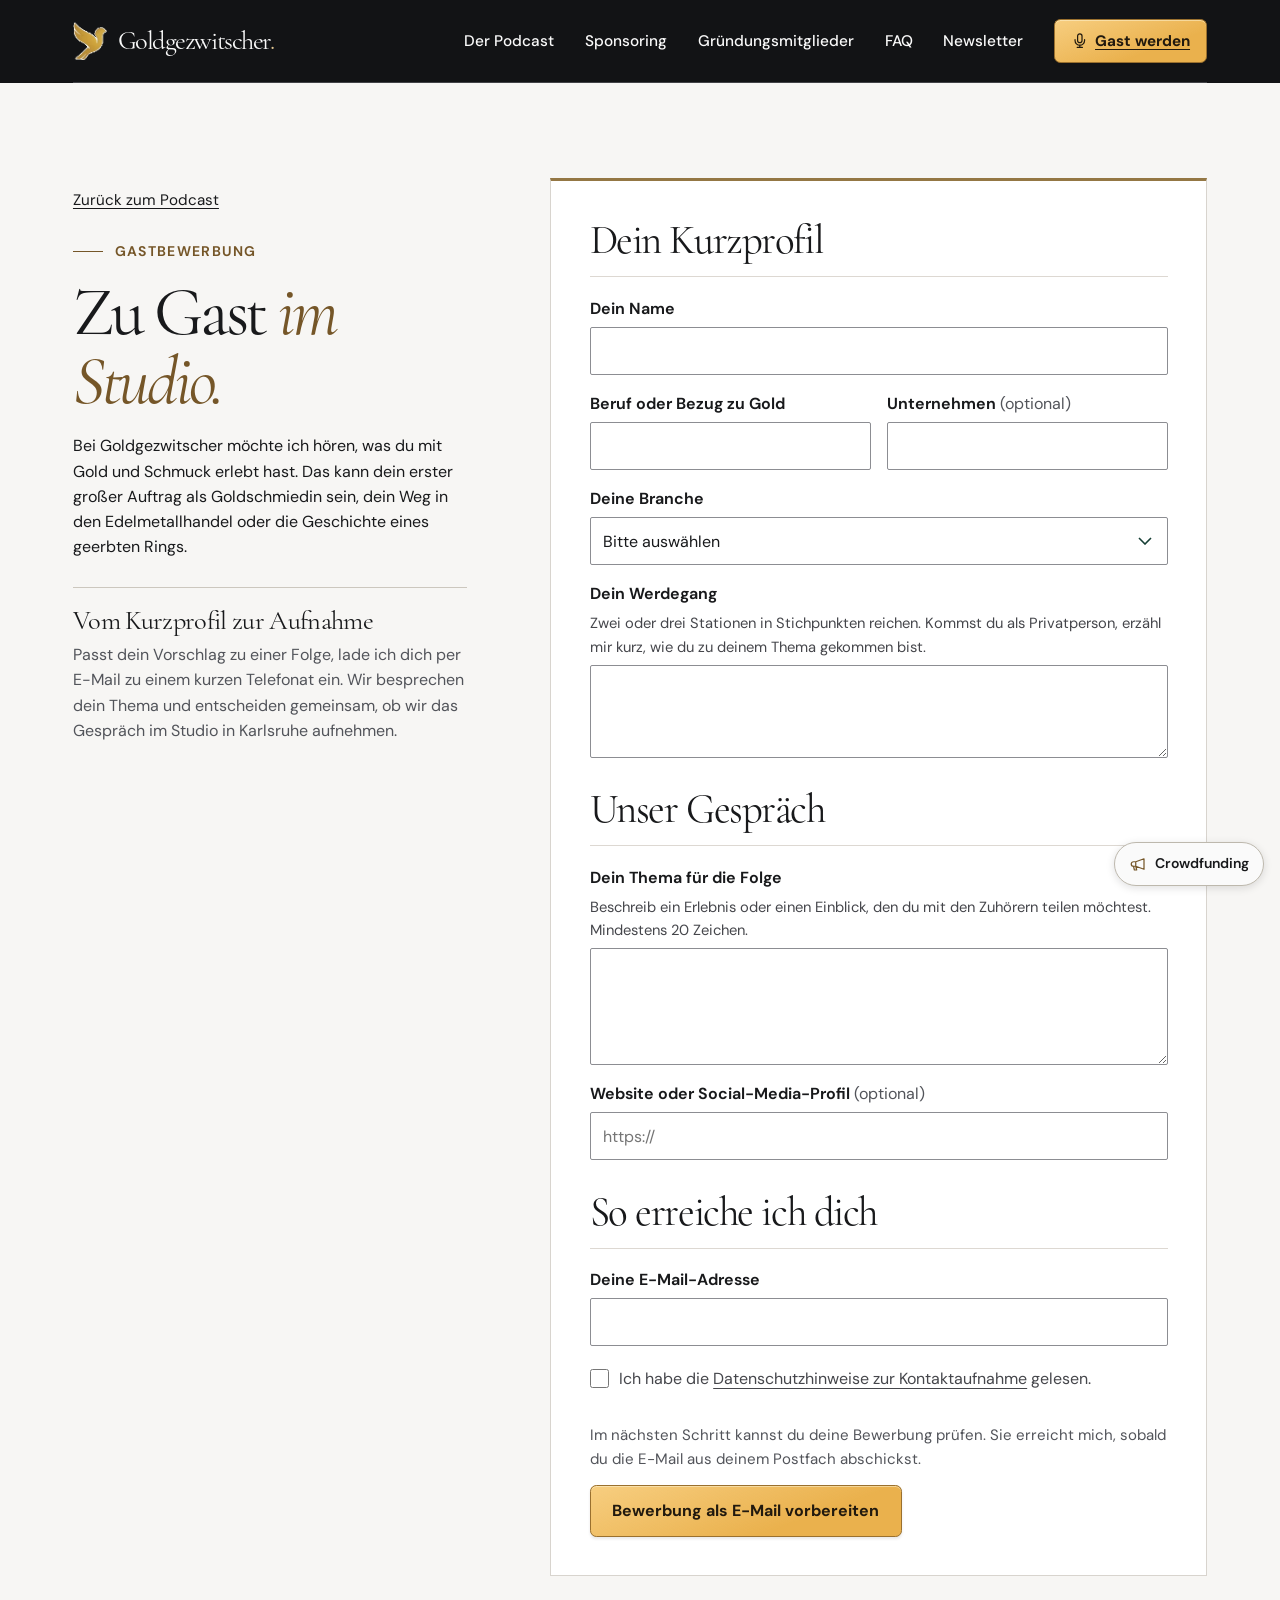
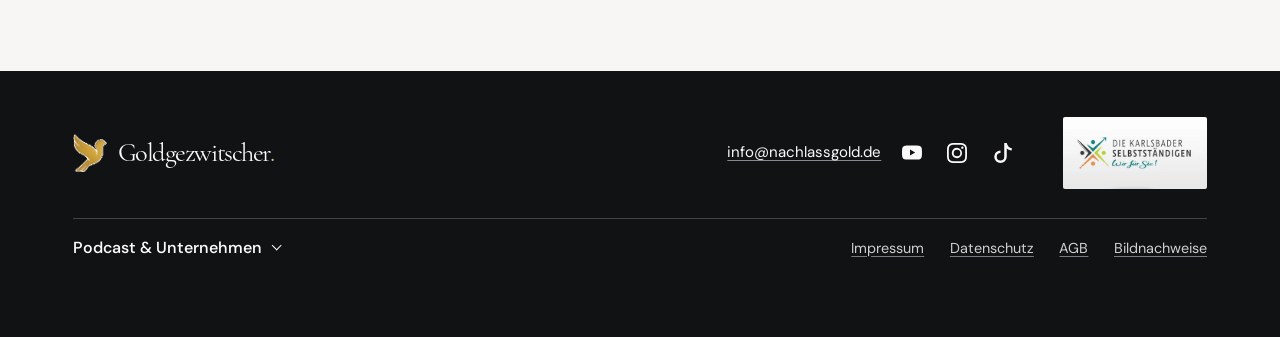
<file: bewerben.html>
<!doctype html>
<html lang="de">
  <head>
    <meta charset="utf-8">
    <meta name="viewport" content="width=device-width,initial-scale=1">
    <meta name="robots" content="noindex,nofollow">
    <meta name="referrer" content="no-referrer">
    <meta http-equiv="x-dns-prefetch-control" content="off">
    <meta http-equiv="Content-Security-Policy" content="default-src 'none'; img-src 'self'; style-src 'self'; script-src 'self'; font-src 'self'; connect-src 'self' https://www.startnext.com/myty/api/crowdfunding/project/goldgezwitscher; media-src 'self'; frame-src 'none'; object-src 'none'; base-uri 'none'; form-action 'none'">
    <meta name="funding-endpoint" content="https://www.startnext.com/myty/api/crowdfunding/project/goldgezwitscher">
    <meta name="theme-color" content="#121315">
    <title>Als Gast bewerben · Goldgezwitscher</title>
    <meta name="description" content="In meinem Videopodcast spreche ich mit Menschen aus dem Goldhandel, dem Handwerk und mit privaten Gästen. Hier kannst du mir dein Thema für eine Folge vorschlagen.">
    <meta property="og:title" content="Als Gast bewerben · Goldgezwitscher">
    <meta property="og:description" content="In meinem Videopodcast spreche ich mit Menschen aus dem Goldhandel, dem Handwerk und mit privaten Gästen. Hier kannst du mir dein Thema für eine Folge vorschlagen.">
    <meta property="og:image" content="https://goldgezwitscher.rateriser.tech/assets/v7-dietmar-am-mikrofon-1110.webp">
    <link rel="icon" href="assets/haus-vogel.webp" type="image/webp">
    <link rel="preload" href="assets/fonts/cormorant.woff2" as="font" type="font/woff2" crossorigin>
    <link rel="stylesheet" href="assets/podcast.css?v=mobilpost1">
    <link rel="stylesheet" href="assets/kurzprofil.css?v=redaktion1">
    <link rel="stylesheet" href="assets/kampagne.css?v=mobilpost1">
    <script src="assets/podcast.js?v=mobilpost1" defer></script>
    <link rel="stylesheet" href="assets/footer.css?v=mobilpost1">
  </head>
  <body class="page-bewerben">
    <a class="skip" href="#inhalt">Zum Inhalt</a>
    <header class="masthead">
      <div class="container header-inner">
        <a class="brand" href="index.html" aria-label="Goldgezwitscher, Startseite"><img src="assets/haus-vogel.webp" width="37" height="40" alt=""><span>Goldgezwitscher<span class="brand-stop">.</span></span></a>
        <div class="header-tools">
          <a href="bewerben.html#anfrage" class="button button-gold header-guest" aria-current="page"><svg class="icon" width="20" height="20" fill="none" stroke="currentColor" stroke-width="1.65" stroke-linecap="round" stroke-linejoin="round" aria-hidden="true" viewBox="0 0 24 24"><rect x="9" y="2.5" width="6" height="12" rx="3"></rect><path d="M5.5 10.5v1a6.5 6.5 0 0 0 13 0v-1M12 18v3m-3.5 0h7"></path></svg>Gast werden</a>
          <button class="menu-toggle" type="button" aria-controls="hauptmenue" aria-expanded="false" hidden><span>Menü</span><svg class="icon" width="20" height="20" fill="none" stroke="currentColor" stroke-width="1.65" stroke-linecap="round" stroke-linejoin="round" aria-hidden="true" viewBox="0 0 24 24"><path d="M3 8h18M3 16h18"></path></svg></button>
        </div>
        <nav id="hauptmenue" class="main-nav" aria-label="Hauptnavigation">
          <a href="index.html#format">Der Podcast</a>
          <a href="index.html#sponsoring">Sponsoring</a>
          <a href="gruendungsmitglieder.html">Gründungsmitglieder</a>
          <a href="index.html#faq">FAQ</a>
          <a href="index.html#startpost">Newsletter</a>
          <a href="bewerben.html#anfrage" class="button button-gold nav-guest" aria-current="page"><svg class="icon" width="20" height="20" fill="none" stroke="currentColor" stroke-width="1.65" stroke-linecap="round" stroke-linejoin="round" aria-hidden="true" viewBox="0 0 24 24"><rect x="9" y="2.5" width="6" height="12" rx="3"></rect><path d="M5.5 10.5v1a6.5 6.5 0 0 0 13 0v-1M12 18v3m-3.5 0h7"></path></svg>Gast werden</a>
        </nav>
      </div>
    </header>
    <main id="inhalt" tabindex="-1">
      <section class="form-section" id="anfrage">
        <div class="container form-grid">
          <div class="form-intro">
            <a class="back-link" href="index.html#gast-werden">Zurück zum Podcast</a>
            <p class="eyebrow">Gastbewerbung</p>
            <h1>Zu Gast <em>im Studio.</em></h1>
            <p>Bei Goldgezwitscher möchte ich hören, was du mit Gold und Schmuck erlebt hast. Das kann dein erster großer Auftrag als Goldschmiedin sein, dein Weg in den Edelmetallhandel oder die Geschichte eines geerbten Rings.</p>
            <h2 class="interview-heading">Vom Kurzprofil zur Aufnahme</h2>
            <p>Passt dein Vorschlag zu einer Folge, lade ich dich per E-Mail zu einem kurzen Telefonat ein. Wir besprechen dein Thema und entscheiden gemeinsam, ob wir das Gespräch im Studio in Karlsruhe aufnehmen.</p>
          </div>
          <div>
            <noscript>
              <div class="application-fallback">
                <h2>Dein Kurzprofil per E-Mail</h2>
                <p>Nenne mir bitte deinen Namen, deine Tätigkeit oder deinen persönlichen Bezug zu Gold und die Branche, aus der du kommst. Ein paar Stichpunkte zu deinem Werdegang und ein kurzer Themenvorschlag reichen. Deine Firma oder einen Link kannst du ergänzen.</p>
                <a class="text-link" href="mailto:info@nachlassgold.de?subject=Gastbewerbung%20f%C3%BCr%20Goldgezwitscher">info@nachlassgold.de</a>
                <p><a href="datenschutz.html#kontaktaufnahme">Datenschutzhinweise zur Kontaktaufnahme</a></p>
              </div>
            </noscript>
            <form class="inquiry-form" method="post" data-inquiry="guest" data-email="info@nachlassgold.de" hidden>
              <fieldset class="profile-group">
                <legend>Dein Kurzprofil</legend>
                <div class="profile-fields">
                  <div class="field">
                    <label for="name">Dein Name</label>
                    <input id="name" name="Name" autocomplete="name" maxlength="100" required>
                  </div>
                  <div class="form-row">
                    <div class="field">
                      <label for="role">Beruf oder Bezug zu Gold</label>
                      <input id="role" name="Tätigkeit" autocomplete="organization-title" maxlength="140" required>
                    </div>
                    <div class="field">
                      <label for="company">Unternehmen <span>(optional)</span></label>
                      <input id="company" name="Unternehmen" autocomplete="organization" maxlength="160">
                    </div>
                  </div>
                  <div class="field">
                    <label for="interest">Deine Branche</label>
                    <select id="interest" name="Branche" required>
                      <option value="">Bitte auswählen</option>
                      <option>Gold- und Edelmetallhandel</option>
                      <option>Goldschmiedehandwerk</option>
                      <option>Schmuckherstellung oder Industrie</option>
                      <option>Edelsteine und Schmuckhandel</option>
                      <option>Medien und Social Media</option>
                      <option>Andere Branche</option>
                      <option>Ich komme als Privatperson</option>
                    </select>
                  </div>
                  <div class="field">
                    <label for="vita">Dein Werdegang</label>
                    <p class="field-hint" id="vita-hint">Zwei oder drei Stationen in Stichpunkten reichen. Kommst du als Privatperson, erzähl mir kurz, wie du zu deinem Thema gekommen bist.</p>
                    <textarea id="vita" name="Kurzvita" rows="3" maxlength="650" aria-describedby="vita-hint" required></textarea>
                  </div>
                </div>
              </fieldset>
              <fieldset class="profile-group">
                <legend>Unser Gespräch</legend>
                <div class="profile-fields">
                  <div class="field">
                    <label for="message">Dein Thema für die Folge</label>
                    <p class="field-hint" id="message-hint">Beschreib ein Erlebnis oder einen Einblick, den du mit den Zuhörern teilen möchtest. Mindestens 20 Zeichen.</p>
                    <textarea id="message" name="Gesprächsthema" rows="4" minlength="20" maxlength="1600" aria-describedby="message-hint" required></textarea>
                  </div>
                  <div class="field">
                    <label for="profile">Website oder Social-Media-Profil <span>(optional)</span></label>
                    <input id="profile" name="Profil" type="url" placeholder="https://" maxlength="240" autocomplete="url">
                  </div>
                </div>
              </fieldset>
              <fieldset class="profile-group">
                <legend>So erreiche ich dich</legend>
                <div class="profile-fields">
                  <div class="field">
                    <label for="email">Deine E-Mail-Adresse</label>
                    <input id="email" name="E-Mail" type="email" autocomplete="email" maxlength="180" required>
                  </div>
                  <label class="check-row"><input name="privacy" type="checkbox" required><span>Ich habe die <a href="datenschutz.html#kontaktaufnahme">Datenschutzhinweise zur Kontaktaufnahme</a> gelesen.</span></label>
                </div>
              </fieldset>
              <div class="profile-submit">
                <p>Im nächsten Schritt kannst du deine Bewerbung prüfen. Sie erreicht mich, sobald du die E-Mail aus deinem Postfach abschickst.</p>
                <button type="submit" class="button button-gold">Bewerbung als E-Mail vorbereiten</button>
              </div>
              <section class="form-result" hidden tabindex="-1" aria-labelledby="result-title">
                <h3 id="result-title">Deine Bewerbung ist vorbereitet.</h3>
                <p>Öffne deine E-Mail-App, prüfe die Nachricht und schick sie ab. Für Webmail kannst du den Text kopieren und an <a href="mailto:info@nachlassgold.de">info@nachlassgold.de</a> senden.</p>
                <label for="prepared-message">Dein E-Mail-Entwurf</label>
                <textarea id="prepared-message" rows="8" readonly></textarea>
                <div class="actions">
                  <a class="button button-gold" data-email-link href="mailto:info@nachlassgold.de">Entwurf in E-Mail-App öffnen</a>
                  <button type="button" class="button button-paper" data-copy>Text kopieren</button>
                </div>
                <p class="copy-status" role="status" aria-live="polite"></p>
              </section>
            </form>
          </div>
        </div>
      </section>
    </main>
    <footer class="site-footer" id="social">
      <div class="container footer-wrap">
        <div class="footer-identity">
          <a class="brand" href="index.html" aria-label="Goldgezwitscher, Startseite"><img src="assets/haus-vogel.webp" width="37" height="40" alt=""><span>Goldgezwitscher<span class="brand-stop">.</span></span></a>
          <nav class="footer-contact" aria-label="Kontakt und Social Media">
            <a class="footer-email" href="mailto:info@nachlassgold.de">info@nachlassgold.de</a>
            <span class="footer-channels">
              <a href="https://www.youtube.com/@feingoldvogel" rel="external noreferrer" aria-label="YouTube" title="YouTube"><span>YouTube</span></a>
              <a href="https://www.instagram.com/feingold_vogel/" rel="external noreferrer" aria-label="Instagram" title="Instagram"><span>Instagram</span></a>
              <a href="https://www.tiktok.com/@feingold.vogel" rel="external noreferrer" aria-label="TikTok" title="TikTok"><span>TikTok</span></a>
            </span>
          </nav>
          <a class="regional" href="https://karlsbader-selbststaendigen.de/" rel="external noreferrer"><img src="assets/karlsbader-v20-480.webp" width="480" height="270" loading="lazy" alt="Die Karlsbader Selbstständigen"></a>
        </div>
        <div class="footer-bottom">
          <details class="footer-directory">
            <summary>Podcast &amp; Unternehmen</summary>
            <nav aria-label="Podcast und Unternehmen">
              <a href="bewerben.html#anfrage">Gast werden</a>
              <a href="index.html#sponsoring">Sponsoring</a>
              <a href="index.html#crowdfunding">Crowdfunding</a>
              <a href="gruendungsmitglieder.html">Gründungsmitglieder</a>
              <a href="https://www.nachlassgold.de/" rel="external noreferrer">Nachlassgold</a>
              <a href="https://www.feingold-vogel.com/" rel="external noreferrer">Feingold-Vogel</a>
            </nav>
          </details>
          <nav class="footer-legal" aria-label="Rechtliches">
            <a href="impressum.html">Impressum</a>
            <a href="datenschutz.html">Datenschutz</a>
            <a href="agb.html">AGB</a>
            <a href="bildnachweise.html">Bildnachweise</a>
          </nav>
        </div>
      </div>
    </footer>
  </body>
</html>
</file>
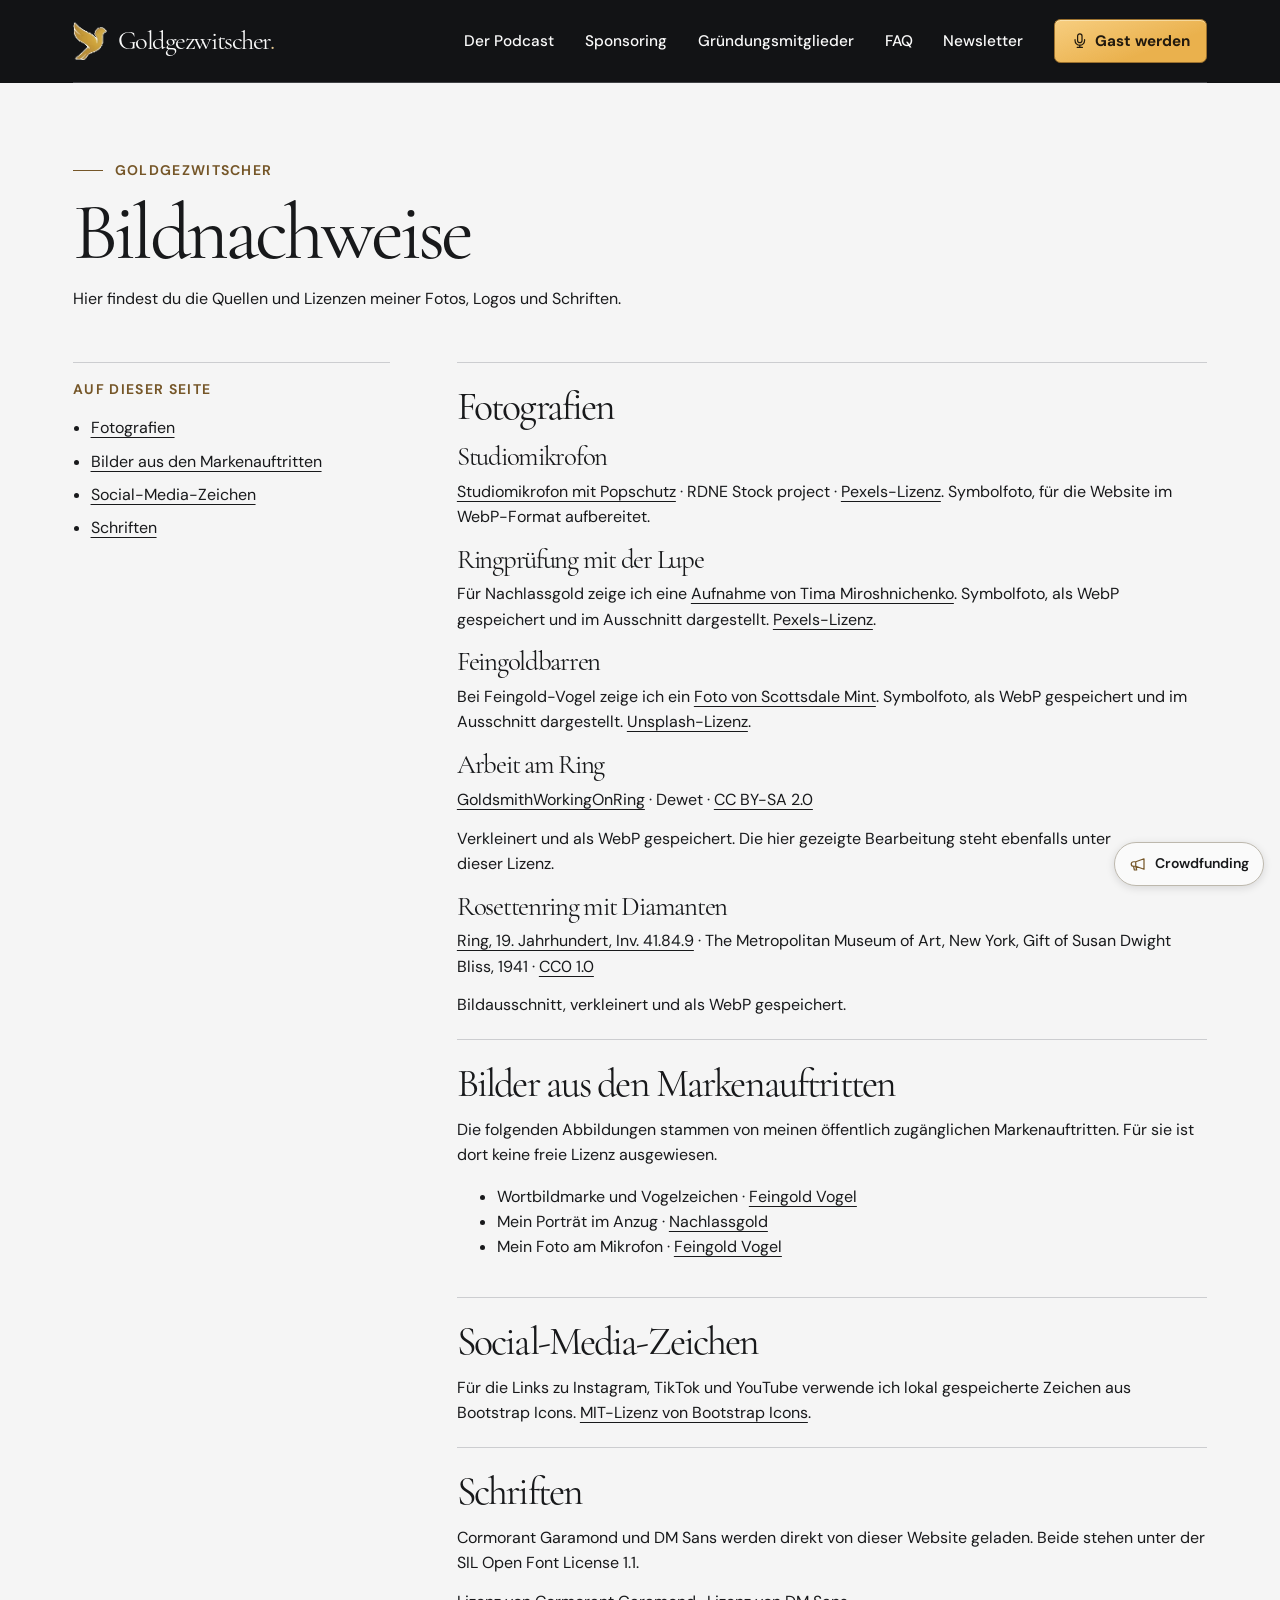
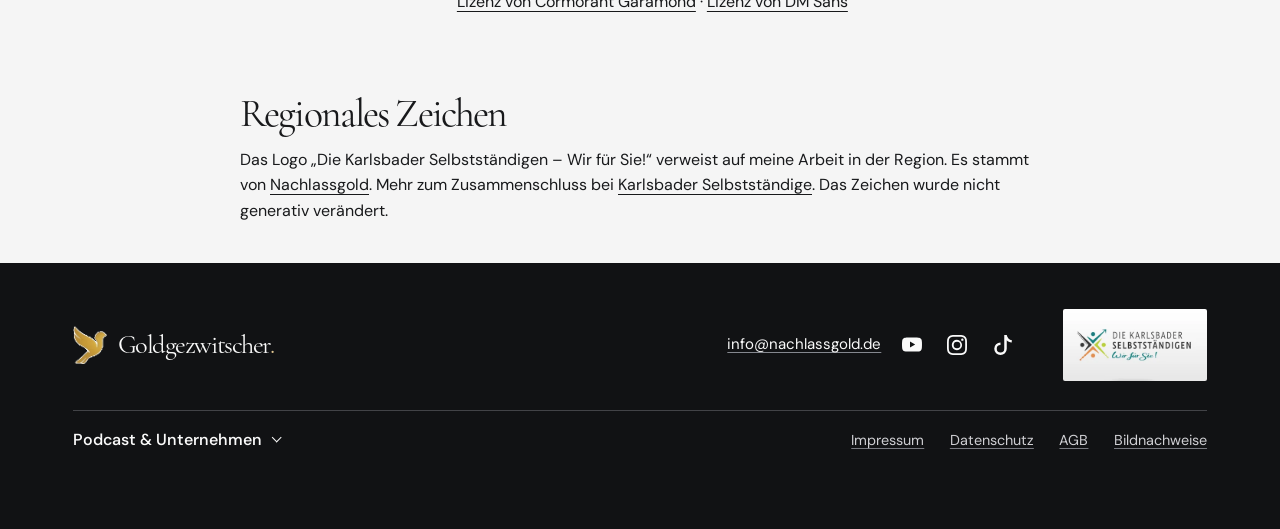
<file: bildnachweise.html>
<!doctype html>
<html lang="de">
  <head>
    <meta charset="utf-8">
    <meta name="viewport" content="width=device-width,initial-scale=1">
    <meta name="robots" content="noindex,nofollow">
    <meta name="referrer" content="no-referrer">
    <meta http-equiv="x-dns-prefetch-control" content="off">
    <meta http-equiv="Content-Security-Policy" content="default-src 'none'; img-src 'self'; style-src 'self'; script-src 'self'; font-src 'self'; connect-src 'self' https://www.startnext.com/myty/api/crowdfunding/project/goldgezwitscher; media-src 'self'; frame-src 'none'; object-src 'none'; base-uri 'none'; form-action 'none'">
    <meta name="funding-endpoint" content="https://www.startnext.com/myty/api/crowdfunding/project/goldgezwitscher">
    <meta name="theme-color" content="#121315">
    <title>Bildnachweise · Goldgezwitscher</title>
    <meta name="description" content="Hier findest du die Quellen und Lizenzen für die Bilder, Zeichen und Schriften meines Podcasts.">
    <meta property="og:title" content="Bildnachweise · Goldgezwitscher">
    <meta property="og:description" content="Hier findest du die Quellen und Lizenzen für die Bilder, Zeichen und Schriften meines Podcasts.">
    <meta property="og:image" content="https://goldgezwitscher.rateriser.tech/assets/v7-dietmar-am-mikrofon-1110.webp">
    <link rel="icon" href="assets/haus-vogel.webp" type="image/webp">
    <link rel="preload" href="assets/fonts/cormorant.woff2" as="font" type="font/woff2" crossorigin>
    <link rel="stylesheet" href="assets/podcast.css?v=mobilpost1">
    <link rel="stylesheet" href="assets/kampagne.css?v=mobilpost1">
    <script src="assets/podcast.js?v=mobilpost1" defer></script>
    <link rel="stylesheet" href="assets/footer.css?v=mobilpost1">
  </head>
  <body class="page-bildnachweise">
    <a class="skip" href="#inhalt">Zum Inhalt</a>
    <header class="masthead">
      <div class="container header-inner">
        <a class="brand" href="index.html" aria-label="Goldgezwitscher, Startseite"><img src="assets/haus-vogel.webp" width="37" height="40" alt=""><span>Goldgezwitscher<span class="brand-stop">.</span></span></a>
        <div class="header-tools">
          <a href="bewerben.html#anfrage" class="button button-gold header-guest"><svg class="icon" width="20" height="20" fill="none" stroke="currentColor" stroke-width="1.65" stroke-linecap="round" stroke-linejoin="round" aria-hidden="true" viewBox="0 0 24 24"><rect x="9" y="2.5" width="6" height="12" rx="3"></rect><path d="M5.5 10.5v1a6.5 6.5 0 0 0 13 0v-1M12 18v3m-3.5 0h7"></path></svg>Gast werden</a>
          <button class="menu-toggle" type="button" aria-controls="hauptmenue" aria-expanded="false" hidden><span>Menü</span><svg class="icon" width="20" height="20" fill="none" stroke="currentColor" stroke-width="1.65" stroke-linecap="round" stroke-linejoin="round" aria-hidden="true" viewBox="0 0 24 24"><path d="M3 8h18M3 16h18"></path></svg></button>
        </div>
        <nav id="hauptmenue" class="main-nav" aria-label="Hauptnavigation">
          <a href="index.html#format">Der Podcast</a>
          <a href="index.html#sponsoring">Sponsoring</a>
          <a href="gruendungsmitglieder.html">Gründungsmitglieder</a>
          <a href="index.html#faq">FAQ</a>
          <a href="index.html#startpost">Newsletter</a>
          <a href="index.html#gast-werden" class="button button-gold nav-guest"><svg class="icon" width="20" height="20" fill="none" stroke="currentColor" stroke-width="1.65" stroke-linecap="round" stroke-linejoin="round" aria-hidden="true" viewBox="0 0 24 24"><rect x="9" y="2.5" width="6" height="12" rx="3"></rect><path d="M5.5 10.5v1a6.5 6.5 0 0 0 13 0v-1M12 18v3m-3.5 0h7"></path></svg>Gast werden</a>
        </nav>
      </div>
    </header>
    <main id="inhalt" tabindex="-1">
      <div class="legal-intro">
        <div class="inner">
          <p class="eyeline"><span></span> Goldgezwitscher</p>
          <h1>Bildnachweise</h1>
          <p>Hier findest du die Quellen und Lizenzen meiner Fotos, Logos und Schriften.</p>
        </div>
      </div>
      <div class="inner legal-layout">
        <div class="legal-overview">
          <nav aria-label="Abschnitte auf dieser Seite">
            <p class="kicker">Auf dieser Seite</p>
            <ul>
              <li>
                <a href="#fotografien">Fotografien</a>
              </li>
              <li>
                <a href="#markenbilder">Bilder aus den Markenauftritten</a>
              </li>
              <li><a href="#plattformzeichen">Social-Media-Zeichen</a></li>
              <li><a href="#schriften">Schriften</a></li>
            </ul>
          </nav>
        </div>
        <article class="legal-content">
          <section id="fotografien">
            <h2>Fotografien</h2>
            <div class="nachweis-werk">
              <h3>Studiomikrofon</h3>
              <p><a href="https://www.pexels.com/photo/a-microphone-and-a-pop-filter-8198559/" rel="external noreferrer noopener">Studiomikrofon mit Popschutz</a> · RDNE Stock project · <a href="https://www.pexels.com/license/" rel="external noreferrer noopener">Pexels-Lizenz</a>. Symbolfoto, für die Website im WebP-Format aufbereitet.</p>
            </div>
            <div class="nachweis-werk">
              <h3>Ringprüfung mit der Lupe</h3>
              <p>Für Nachlassgold zeige ich eine <a href="https://www.pexels.com/photo/a-person-holding-a-diamond-ring-6263113/" rel="external noreferrer noopener">Aufnahme von Tima Miroshnichenko</a>. Symbolfoto, als WebP gespeichert und im Ausschnitt dargestellt. <a href="https://www.pexels.com/license/" rel="external noreferrer noopener">Pexels-Lizenz</a>.</p>
            </div>
            <div class="nachweis-werk">
              <h3>Feingoldbarren</h3>
              <p>Bei Feingold-Vogel zeige ich ein <a href="https://unsplash.com/photos/three-gold-bars-sitting-next-to-each-other-on-a-table-pNfqNOokiDQ" rel="external noreferrer noopener">Foto von Scottsdale Mint</a>. Symbolfoto, als WebP gespeichert und im Ausschnitt dargestellt. <a href="https://unsplash.com/license" rel="external noreferrer noopener">Unsplash-Lizenz</a>.</p>
            </div>
            <div class="nachweis-werk">
              <h3>Arbeit am Ring</h3>
              <p><a href="https://commons.wikimedia.org/wiki/File:GoldsmithWorkingOnRing.jpg" rel="external noreferrer noopener">GoldsmithWorkingOnRing</a> · Dewet · <a href="https://creativecommons.org/licenses/by-sa/2.0/" rel="external noreferrer noopener">CC BY-SA 2.0</a></p>
              <p>Verkleinert und als WebP gespeichert. Die hier gezeigte Bearbeitung steht ebenfalls unter dieser Lizenz.</p>
            </div>
            <div class="nachweis-werk">
              <h3>Rosettenring mit Diamanten</h3>
              <p><a href="https://www.metmuseum.org/art/collection/search/198724" rel="external noreferrer noopener">Ring, 19. Jahrhundert, Inv. 41.84.9</a> · The Metropolitan Museum of Art, New York, Gift of Susan Dwight Bliss, 1941 · <a href="https://creativecommons.org/publicdomain/zero/1.0/" rel="external noreferrer noopener">CC0 1.0</a></p>
              <p>Bildausschnitt, verkleinert und als WebP gespeichert.</p>
            </div>
          </section>
          <section id="markenbilder">
            <h2>Bilder aus den Markenauftritten</h2>
            <p>Die folgenden Abbildungen stammen von meinen öffentlich zugänglichen Markenauftritten. Für sie ist dort keine freie Lizenz ausgewiesen.</p>
            <ul>
              <li>Wortbildmarke und Vogelzeichen · <a href="https://www.feingold-vogel.com/" rel="external noreferrer noopener">Feingold Vogel</a>
</li>
              <li>Mein Porträt im Anzug · <a href="https://www.nachlassgold.de/" rel="external noreferrer noopener">Nachlassgold</a>
</li>
              <li>Mein Foto am Mikrofon · <a href="https://www.feingold-vogel.com/" rel="external noreferrer noopener">Feingold Vogel</a>
</li>
            </ul>
          </section>
          <section id="plattformzeichen">
            <h2>Social-Media-Zeichen</h2>
            <p>Für die Links zu Instagram, TikTok und YouTube verwende ich lokal gespeicherte Zeichen aus Bootstrap Icons. <a href="assets/social/LICENSE.txt">MIT-Lizenz von Bootstrap Icons</a>.</p>
          </section>
          <section id="schriften">
            <h2>Schriften</h2>
            <p>Cormorant Garamond und DM Sans werden direkt von dieser Website geladen. Beide stehen unter der SIL Open Font License 1.1.</p>
            <p><a href="assets/fonts/Cormorant-OFL.txt">Lizenz von Cormorant Garamond</a> · <a href="assets/fonts/DMSans-OFL.txt">Lizenz von DM Sans</a></p>
          </section>
        </article>
      </div>
      <section class="section wrap editorial">
        <h2>Regionales Zeichen</h2>
        <p>Das Logo „Die Karlsbader Selbstständigen – Wir für Sie!“ verweist auf meine Arbeit in der Region. Es stammt von <a href="https://www.nachlassgold.de/" rel="external noopener noreferrer">Nachlassgold</a>. Mehr zum Zusammenschluss bei <a href="https://karlsbader-selbststaendigen.de/" rel="external noopener noreferrer">Karlsbader Selbstständige</a>. Das Zeichen wurde nicht generativ verändert.</p>
      </section>
    </main>
    <footer class="site-footer" id="social">
      <div class="container footer-wrap">
        <div class="footer-identity">
          <a class="brand" href="index.html" aria-label="Goldgezwitscher, Startseite"><img src="assets/haus-vogel.webp" width="37" height="40" alt=""><span>Goldgezwitscher<span class="brand-stop">.</span></span></a>
          <nav class="footer-contact" aria-label="Kontakt und Social Media">
            <a class="footer-email" href="mailto:info@nachlassgold.de">info@nachlassgold.de</a>
            <span class="footer-channels">
              <a href="https://www.youtube.com/@feingoldvogel" rel="external noreferrer" aria-label="YouTube" title="YouTube"><span>YouTube</span></a>
              <a href="https://www.instagram.com/feingold_vogel/" rel="external noreferrer" aria-label="Instagram" title="Instagram"><span>Instagram</span></a>
              <a href="https://www.tiktok.com/@feingold.vogel" rel="external noreferrer" aria-label="TikTok" title="TikTok"><span>TikTok</span></a>
            </span>
          </nav>
          <a class="regional" href="https://karlsbader-selbststaendigen.de/" rel="external noreferrer"><img src="assets/karlsbader-v20-480.webp" width="480" height="270" loading="lazy" alt="Die Karlsbader Selbstständigen"></a>
        </div>
        <div class="footer-bottom">
          <details class="footer-directory">
            <summary>Podcast &amp; Unternehmen</summary>
            <nav aria-label="Podcast und Unternehmen">
              <a href="bewerben.html#anfrage">Gast werden</a>
              <a href="index.html#sponsoring">Sponsoring</a>
              <a href="index.html#crowdfunding">Crowdfunding</a>
              <a href="gruendungsmitglieder.html">Gründungsmitglieder</a>
              <a href="https://www.nachlassgold.de/" rel="external noreferrer">Nachlassgold</a>
              <a href="https://www.feingold-vogel.com/" rel="external noreferrer">Feingold-Vogel</a>
            </nav>
          </details>
          <nav class="footer-legal" aria-label="Rechtliches">
            <a href="impressum.html">Impressum</a>
            <a href="datenschutz.html">Datenschutz</a>
            <a href="agb.html">AGB</a>
            <a href="bildnachweise.html" aria-current="page">Bildnachweise</a>
          </nav>
        </div>
      </div>
    </footer>
  </body>
</html>
</file>
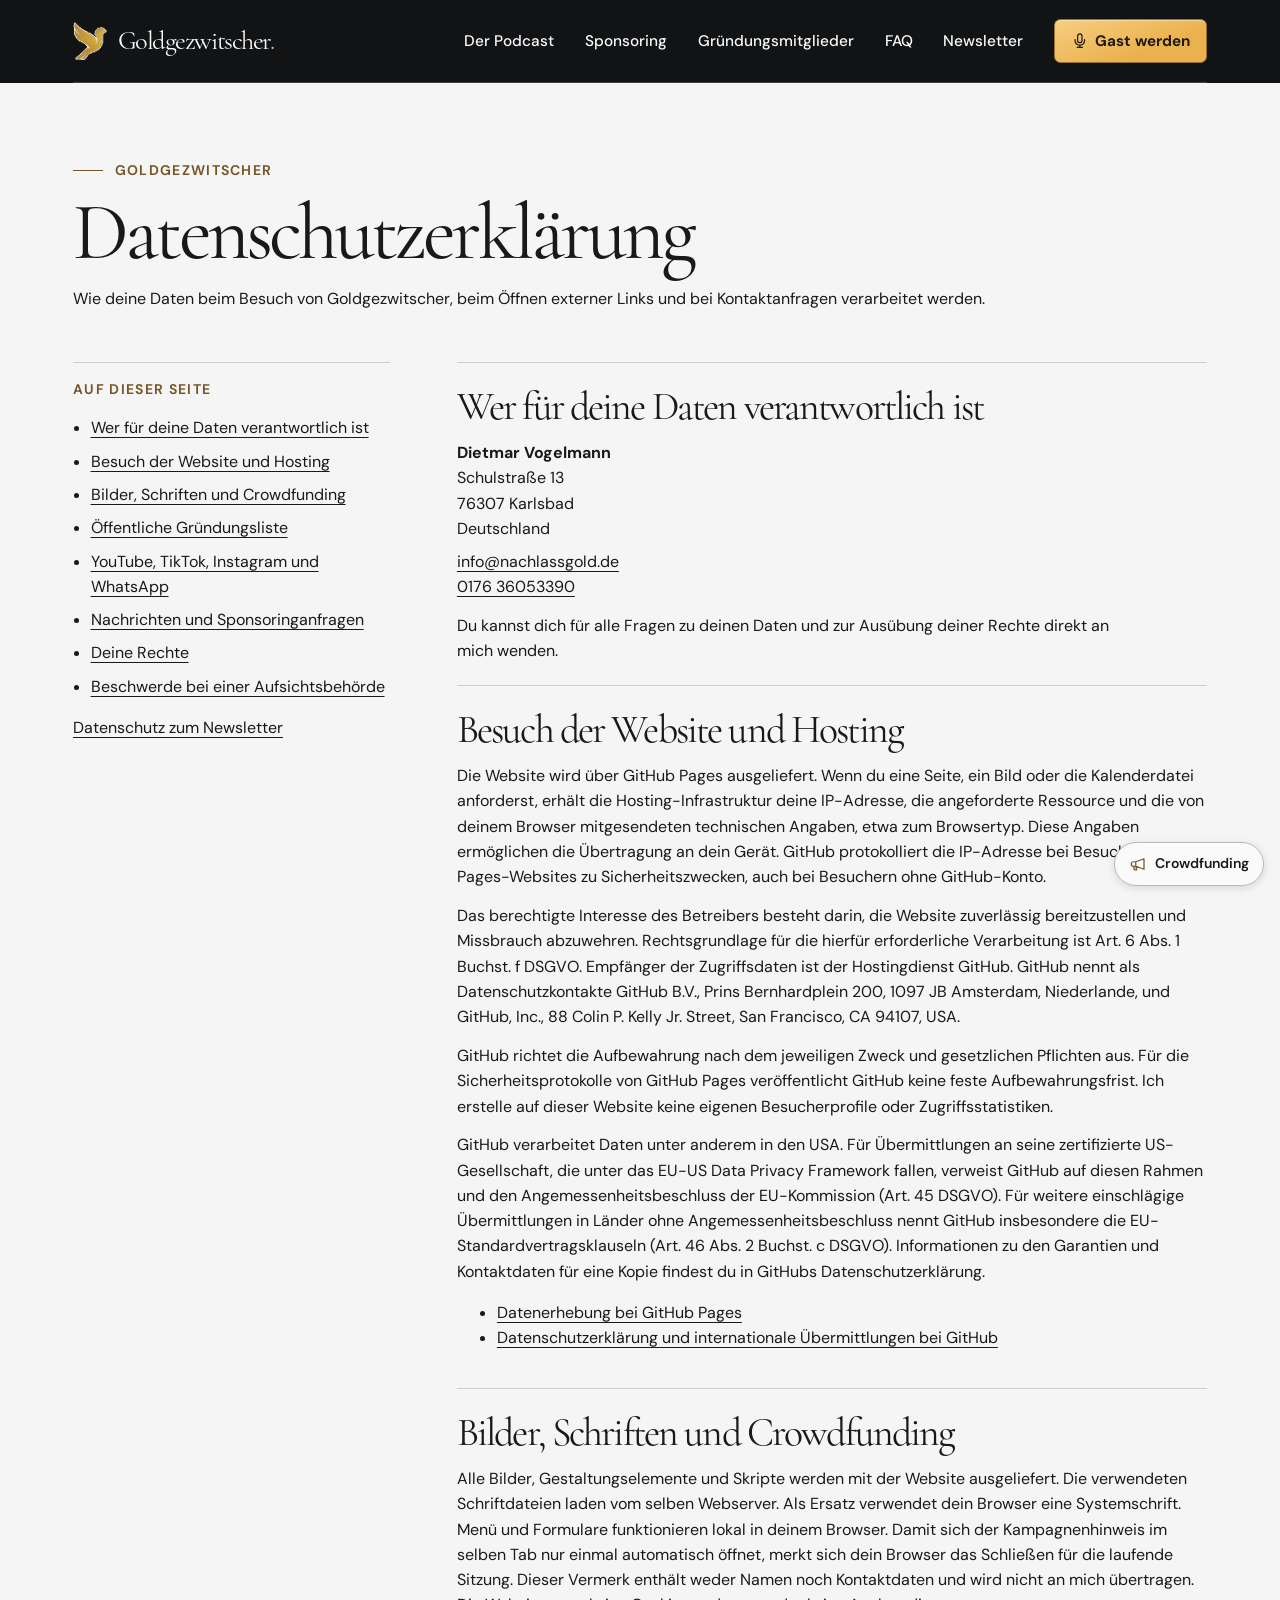
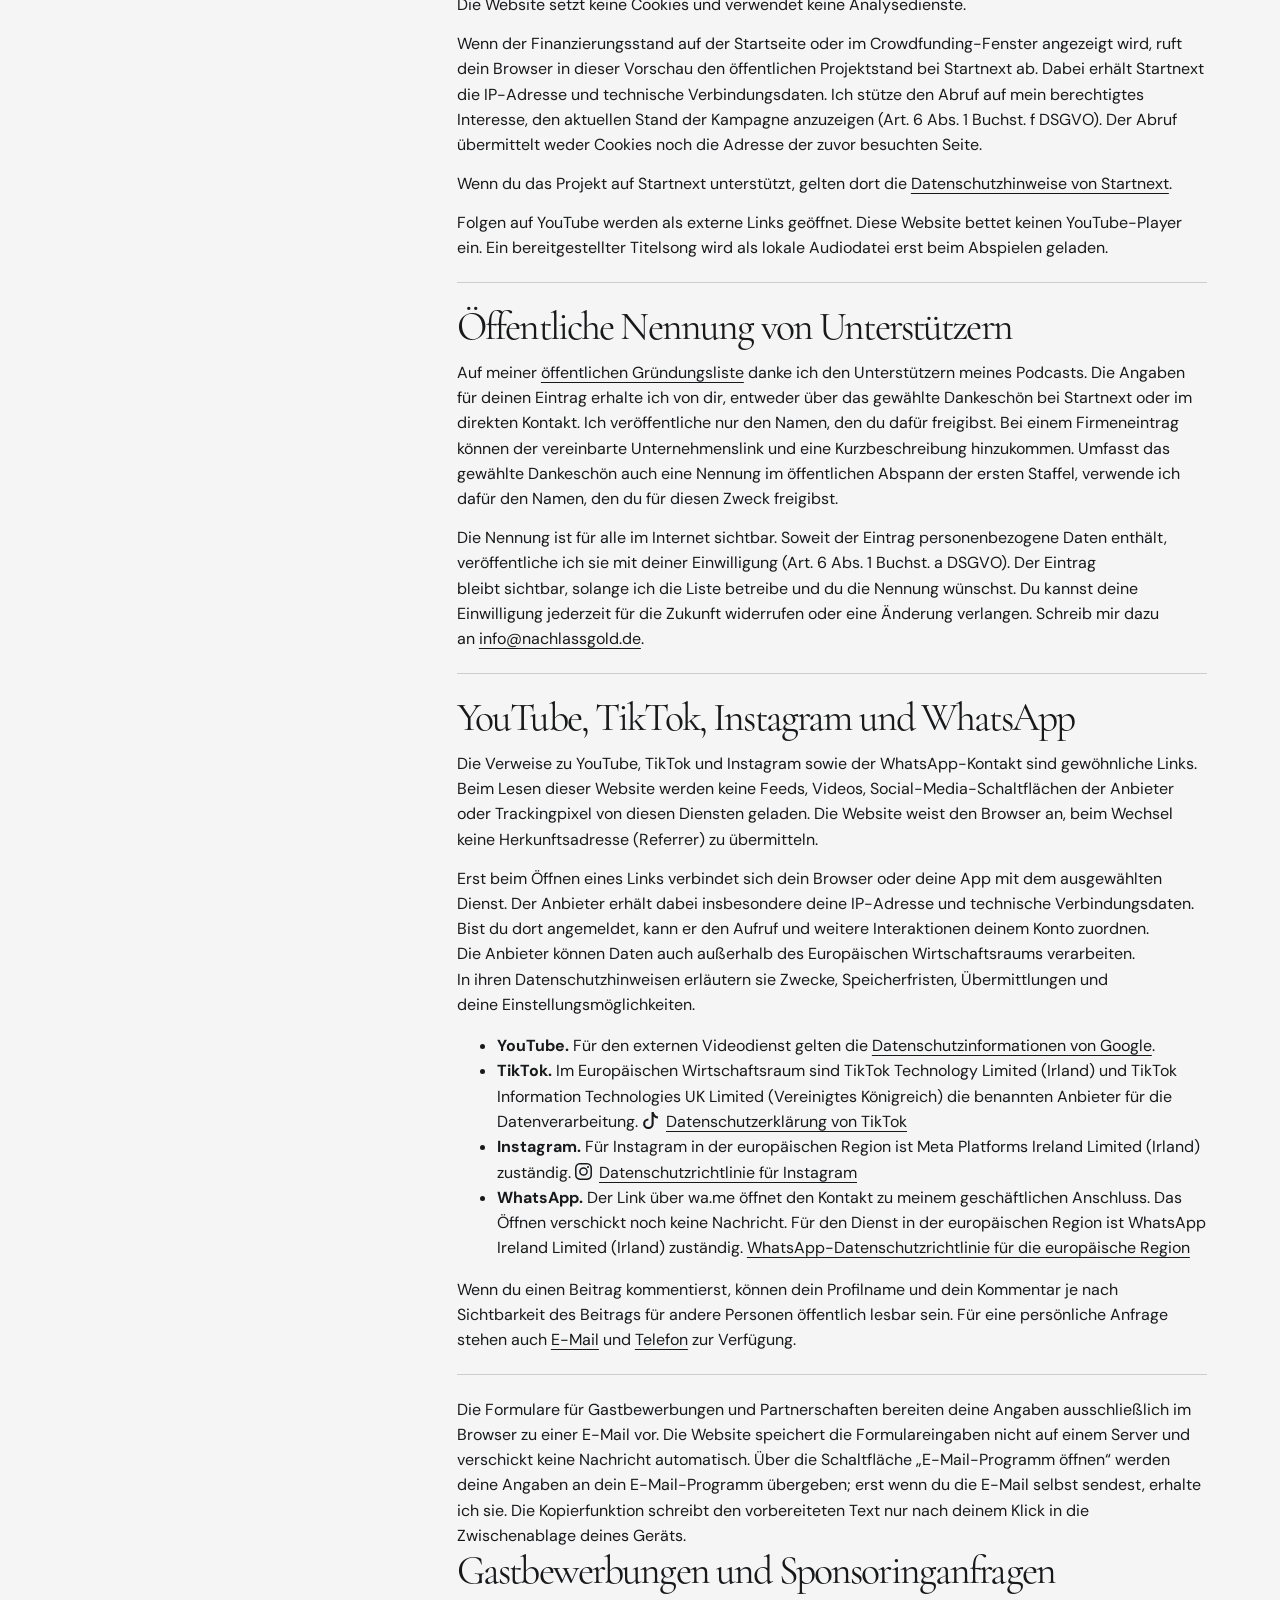
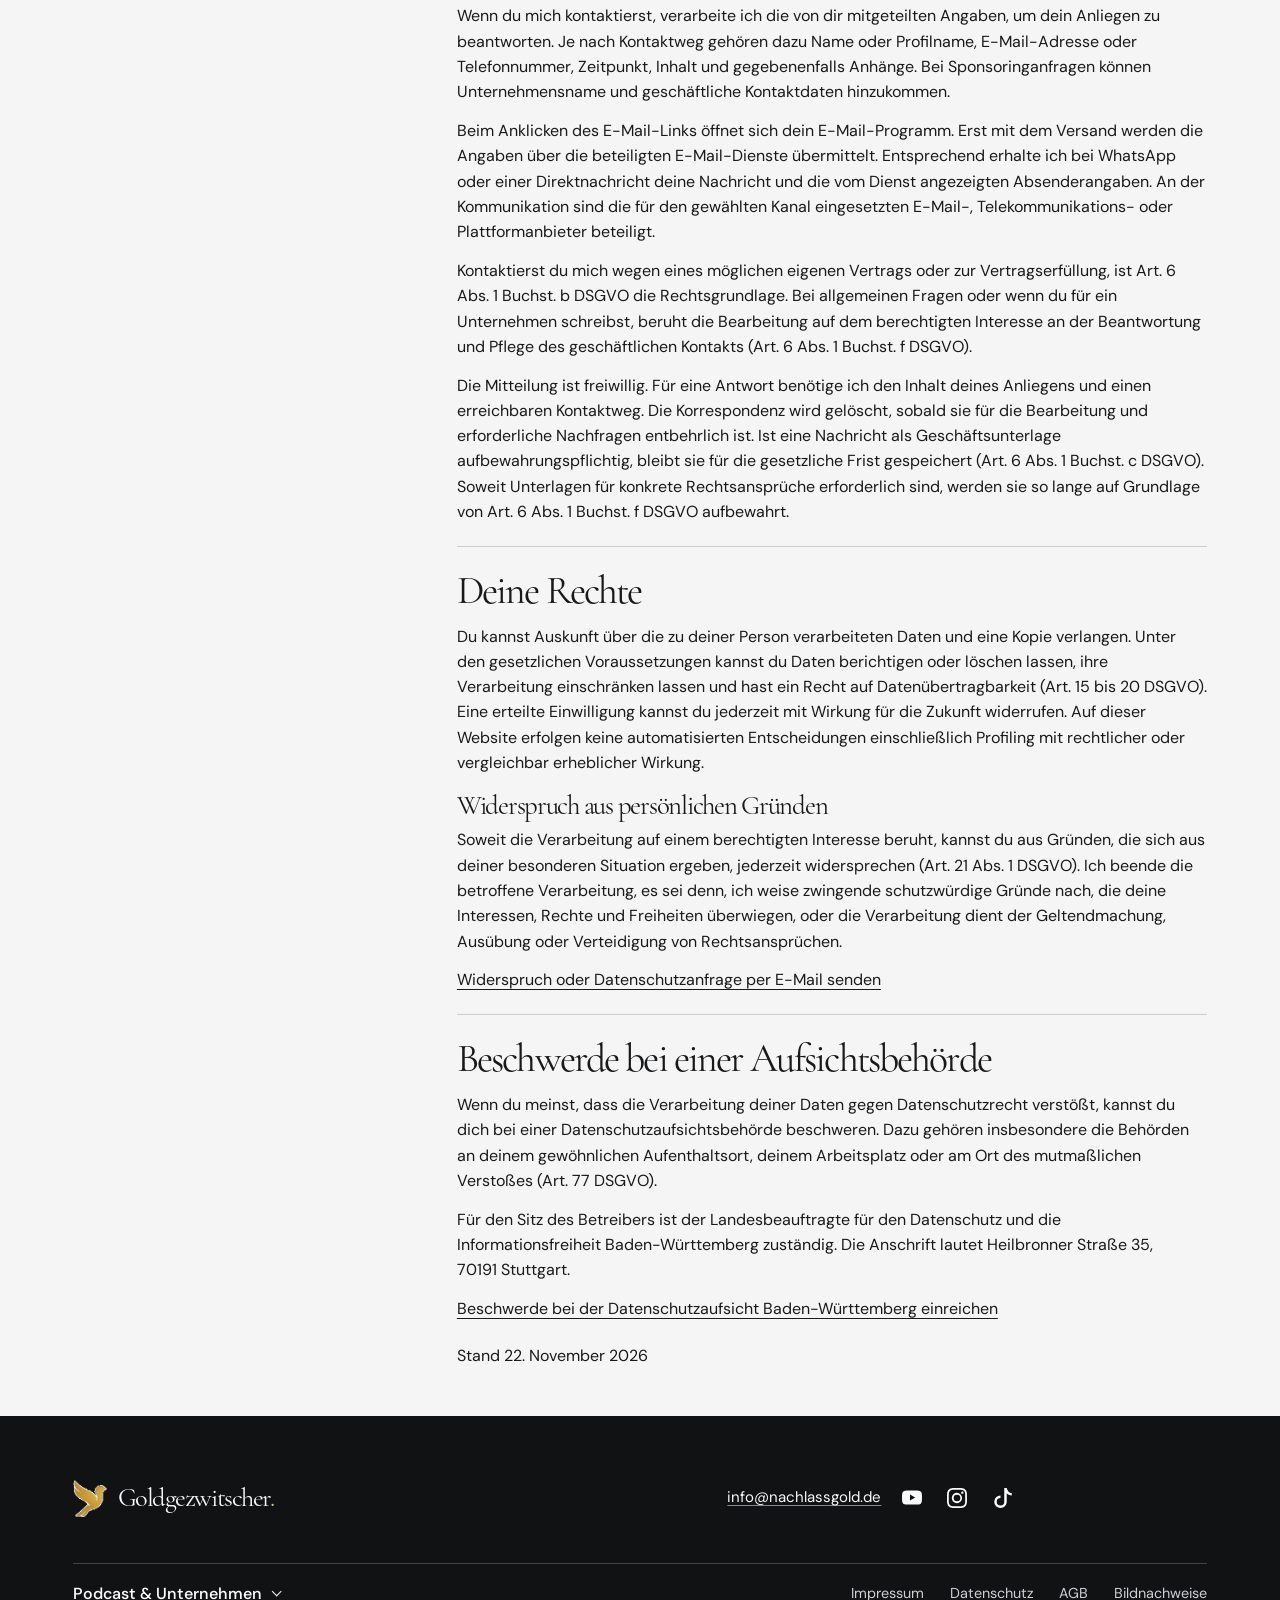
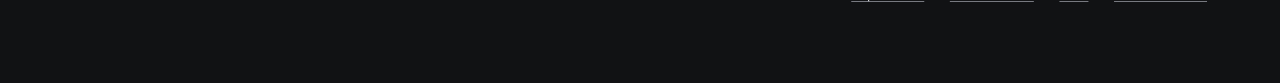
<file: datenschutz.html>
<!doctype html>
<html lang="de">
  <head>
    <meta charset="utf-8">
    <meta name="viewport" content="width=device-width,initial-scale=1">
    <meta name="robots" content="noindex,nofollow">
    <meta name="referrer" content="no-referrer">
    <meta http-equiv="x-dns-prefetch-control" content="off">
    <meta http-equiv="Content-Security-Policy" content="default-src 'none'; img-src 'self'; style-src 'self'; script-src 'self'; font-src 'self'; connect-src 'self' https://www.startnext.com/myty/api/crowdfunding/project/goldgezwitscher; media-src 'self'; frame-src 'none'; object-src 'none'; base-uri 'none'; form-action 'none'">
    <meta name="funding-endpoint" content="https://www.startnext.com/myty/api/crowdfunding/project/goldgezwitscher">
    <meta name="theme-color" content="#102923">
    <title>Datenschutzerklärung · Goldgezwitscher</title>
    <meta name="description" content="Datenschutzerklärung für Goldgezwitscher, den Videocast von Dietmar Vogelmann.">
    <meta property="og:title" content="Datenschutzerklärung · Goldgezwitscher">
    <meta property="og:description" content="Datenschutzerklärung für Goldgezwitscher, den Videocast von Dietmar Vogelmann.">
    <meta property="og:image" content="https://goldgezwitscher.rateriser.tech/assets/v7-dietmar-am-mikrofon-1110.webp">
    <link rel="icon" href="assets/haus-vogel.webp" type="image/webp">
    <link rel="preload" href="assets/fonts/cormorant.woff2" as="font" type="font/woff2" crossorigin>
    <link rel="stylesheet" href="assets/podcast.css?v=mobilpost1">
    <link rel="stylesheet" href="assets/kampagne.css?v=mobilpost1">
    <script src="assets/podcast.js?v=mobilpost1" defer></script>
    <link rel="stylesheet" href="assets/footer.css?v=mobilpost1">
  </head>
  <body class="page-datenschutz">
    <a class="skip" href="#inhalt">Zum Inhalt</a>
    <header class="masthead">
      <div class="container header-inner">
        <a class="brand" href="index.html" aria-label="Goldgezwitscher, Startseite"><img src="assets/haus-vogel.webp" width="37" height="40" alt=""><span>Goldgezwitscher<span class="brand-stop">.</span></span></a>
        <div class="header-tools">
          <a href="bewerben.html#anfrage" class="button button-gold header-guest"><svg class="icon" width="20" height="20" fill="none" stroke="currentColor" stroke-width="1.65" stroke-linecap="round" stroke-linejoin="round" aria-hidden="true" viewBox="0 0 24 24"><rect x="9" y="2.5" width="6" height="12" rx="3"></rect><path d="M5.5 10.5v1a6.5 6.5 0 0 0 13 0v-1M12 18v3m-3.5 0h7"></path></svg>Gast werden</a>
          <button class="menu-toggle" type="button" aria-controls="hauptmenue" aria-expanded="false" hidden><span>Menü</span><svg class="icon" width="20" height="20" fill="none" stroke="currentColor" stroke-width="1.65" stroke-linecap="round" stroke-linejoin="round" aria-hidden="true" viewBox="0 0 24 24"><path d="M3 8h18M3 16h18"></path></svg></button>
        </div>
        <nav id="hauptmenue" class="main-nav" aria-label="Hauptnavigation">
          <a href="index.html#format">Der Podcast</a>
          <a href="index.html#sponsoring">Sponsoring</a>
          <a href="gruendungsmitglieder.html">Gründungsmitglieder</a>
          <a href="index.html#faq">FAQ</a>
          <a href="index.html#startpost">Newsletter</a>
          <a href="index.html#gast-werden" class="button button-gold nav-guest"><svg class="icon" width="20" height="20" fill="none" stroke="currentColor" stroke-width="1.65" stroke-linecap="round" stroke-linejoin="round" aria-hidden="true" viewBox="0 0 24 24"><rect x="9" y="2.5" width="6" height="12" rx="3"></rect><path d="M5.5 10.5v1a6.5 6.5 0 0 0 13 0v-1M12 18v3m-3.5 0h7"></path></svg>Gast werden</a>
        </nav>
      </div>
    </header>
    <main id="inhalt" tabindex="-1">
      <div class="legal-intro">
        <div class="inner">
          <p class="eyeline"><span></span> Goldgezwitscher</p>
          <h1>Datenschutzerklärung</h1>
          <p>Wie deine Daten beim Besuch von Goldgezwitscher, beim Öffnen externer Links und bei Kontaktanfragen verarbeitet werden.</p>
        </div>
      </div>
      <div class="inner legal-layout">
        <div class="legal-overview">
          <nav aria-label="Abschnitte auf dieser Seite">
            <p class="kicker">Auf dieser Seite</p>
            <ul>
              <li>
                <a href="#verantwortlicher">Wer für deine Daten verantwortlich ist</a>
              </li>
              <li>
                <a href="#hosting">Besuch der Website und Hosting</a>
              </li>
              <li>
                <a href="#lokale-funktionen">Bilder, Schriften und Crowdfunding</a>
              </li>
              <li><a href="#gruendungsmitglieder">Öffentliche Gründungsliste</a></li>
              <li>
                <a href="#soziale-netzwerke">YouTube, TikTok, Instagram und WhatsApp</a>
              </li>
              <li>
                <a href="#kontaktaufnahme">Nachrichten und Sponsoringanfragen</a>
              </li>
              <li>
                <a href="#rechte">Deine Rechte</a>
              </li>
              <li>
                <a href="#beschwerde">Beschwerde bei einer Aufsichtsbehörde</a>
              </li>
            </ul>
          </nav>
        </div>
        <article class="legal-content">
          <section id="verantwortlicher">
            <h2>Wer für deine Daten verantwortlich ist</h2>
            <address>
<strong>Dietmar Vogelmann</strong><br>Schulstraße 13<br>76307 Karlsbad<br>Deutschland</address>
            <p><a href="mailto:info@nachlassgold.de">info@nachlassgold.de</a><br><a href="tel:+4917636053390">0176 36053390</a></p>
            <p>Du kannst dich für alle Fragen zu deinen Daten und zur Ausübung deiner Rechte direkt an Dietmar wenden.</p>
          </section>
          <section id="hosting">
            <h2>Besuch der Website und Hosting</h2>
            <p>Die Website wird über GitHub Pages ausgeliefert. Wenn du eine Seite, ein Bild oder die Kalenderdatei anforderst, erhält die Hosting-Infrastruktur deine IP-Adresse, die angeforderte Ressource und die von deinem Browser mitgesendeten technischen Angaben, etwa zum Browsertyp. Diese Angaben ermöglichen die Übertragung an dein Gerät. GitHub protokolliert die IP-Adresse bei Besuchen von Pages-Websites zu Sicherheitszwecken, auch bei Besuchern ohne GitHub-Konto.</p>
            <p>Das berechtigte Interesse des Betreibers besteht darin, die Website zuverlässig bereitzustellen und Missbrauch abzuwehren. Rechtsgrundlage für die hierfür erforderliche Verarbeitung ist Art. 6 Abs. 1 Buchst. f DSGVO. Empfänger der Zugriffsdaten ist der Hostingdienst GitHub. GitHub nennt als Datenschutzkontakte GitHub B.V., Prins Bernhardplein 200, 1097 JB Amsterdam, Niederlande, und GitHub, Inc., 88 Colin P. Kelly Jr. Street, San Francisco, CA 94107, USA.</p>
            <p>GitHub richtet die Aufbewahrung nach dem jeweiligen Zweck und gesetzlichen Pflichten aus. Für die Sicherheitsprotokolle von GitHub Pages veröffentlicht GitHub keine feste Aufbewahrungsfrist. Dietmar erstellt auf dieser Website keine eigenen Besucherprofile oder Zugriffsstatistiken.</p>
            <p>GitHub verarbeitet Daten unter anderem in den USA. Für Übermittlungen an seine zertifizierte US-Gesellschaft, die unter das EU-US Data Privacy Framework fallen, verweist GitHub auf diesen Rahmen und den Angemessenheitsbeschluss der EU-Kommission (Art. 45 DSGVO). Für weitere einschlägige Übermittlungen in Länder ohne Angemessenheitsbeschluss nennt GitHub insbesondere die EU-Standardvertragsklauseln (Art. 46 Abs. 2 Buchst. c DSGVO). Informationen zu den Garantien und Kontaktdaten für eine Kopie findest du in GitHubs Datenschutzerklärung.</p>
            <ul>
              <li>
                <a href="https://docs.github.com/de/pages/getting-started-with-github-pages/what-is-github-pages#datensammlung" rel="external noreferrer noopener">Datenerhebung bei GitHub Pages</a>
              </li>
              <li>
                <a href="https://docs.github.com/de/site-policy/privacy-policies/github-general-privacy-statement" rel="external noreferrer noopener">Datenschutzerklärung und internationale Übermittlungen bei GitHub</a>
              </li>
            </ul>
          </section>
          <section id="lokale-funktionen">
            <h2>Bilder, Schriften und Crowdfunding</h2>
            <p>Alle Bilder, Gestaltungselemente und Skripte werden mit der Website ausgeliefert. Die verwendeten Schriftdateien laden vom selben Webserver. Als Ersatz verwendet dein Browser eine Systemschrift. Menü und Formulare funktionieren lokal in deinem Browser. Damit sich der Kampagnenhinweis im selben Tab nur einmal automatisch öffnet, merkt sich dein Browser das Schließen für die laufende Sitzung. Dieser Vermerk enthält weder Namen noch Kontaktdaten und wird nicht an mich übertragen. Die Website setzt keine Cookies und verwendet keine Analysedienste.</p>
            <p id="vorschau-kampagnenabruf">Wenn der Finanzierungsstand auf der Startseite oder im Crowdfunding-Fenster angezeigt wird, ruft dein Browser in dieser Vorschau den öffentlichen Projektstand bei Startnext ab. Dabei erhält Startnext die IP-Adresse und technische Verbindungsdaten. Ich stütze den Abruf auf mein berechtigtes Interesse, den aktuellen Stand der Kampagne anzuzeigen (Art. 6 Abs. 1 Buchst. f DSGVO). Der Abruf übermittelt weder Cookies noch die Adresse der zuvor besuchten Seite.</p>
            <p>Wenn du das Projekt auf Startnext unterstützt, gelten dort die <a href="https://www.startnext.com/info/agb/datenschutz.html" rel="external noreferrer">Datenschutzhinweise von Startnext</a>.</p>
            <p>Folgen auf YouTube werden als externe Links geöffnet. Diese Website bettet keinen YouTube-Player ein. Ein bereitgestellter Titelsong wird als lokale Audiodatei erst beim Abspielen geladen.</p>
          </section>
          <section id="gruendungsmitglieder">
            <h2>Öffentliche Nennung von Unterstützern</h2>
            <p>Auf meiner <a href="gruendungsmitglieder.html#gruendungsliste">öffentlichen Gründungsliste</a> danke ich den Unterstützern meines Podcasts. Die Angaben für deinen Eintrag erhalte ich von dir, entweder über das gewählte Dankeschön bei Startnext oder im direkten Kontakt. Ich veröffentliche nur den Namen, den du dafür freigibst. Bei einem Firmeneintrag können der vereinbarte Unternehmenslink und eine Kurzbeschreibung hinzukommen. Umfasst das gewählte Dankeschön auch eine Nennung im öffentlichen Abspann der ersten Staffel, verwende ich dafür den Namen, den du für diesen Zweck freigibst.</p>
            <p>Die Nennung ist für alle im Internet sichtbar. Soweit der Eintrag personenbezogene Daten enthält, veröffentliche ich sie mit deiner Einwilligung (Art. 6 Abs. 1 Buchst. a DSGVO). Der Eintrag bleibt sichtbar, solange ich die Liste betreibe und du die Nennung wünschst. Du kannst deine Einwilligung jederzeit für die Zukunft widerrufen oder eine Änderung verlangen. Schreib mir dazu an <a href="mailto:info@nachlassgold.de">info@nachlassgold.de</a>.</p>
          </section>
          <section id="soziale-netzwerke">
            <h2>YouTube, TikTok, Instagram und WhatsApp</h2>
            <p>Die Verweise zu YouTube, TikTok und Instagram sowie der WhatsApp-Kontakt sind gewöhnliche Links. Beim Lesen dieser Website werden keine Feeds, Videos, Social-Media-Schaltflächen der Anbieter oder Trackingpixel von diesen Diensten geladen. Die Website weist den Browser an, beim Wechsel keine Herkunftsadresse (Referrer) zu übermitteln.</p>
            <p>Erst beim Öffnen eines Links verbindet sich dein Browser oder deine App mit dem ausgewählten Dienst. Der Anbieter erhält dabei insbesondere deine IP-Adresse und technische Verbindungsdaten. Bist du dort angemeldet, kann er den Aufruf und weitere Interaktionen deinem Konto zuordnen. Die Anbieter können Daten auch außerhalb des Europäischen Wirtschaftsraums verarbeiten. In ihren Datenschutzhinweisen erläutern sie Zwecke, Speicherfristen, Übermittlungen und deine Einstellungsmöglichkeiten.</p>
            <ul class="platform-policies">
              <li><strong>YouTube.</strong> Für den externen Videodienst gelten die <a href="https://policies.google.com/privacy?hl=de" rel="external noreferrer">Datenschutzinformationen von Google</a>.</li>
              <li>
<strong>TikTok.</strong> Im Europäischen Wirtschaftsraum sind TikTok Technology Limited (Irland) und TikTok Information Technologies UK Limited (Vereinigtes Königreich) die benannten Anbieter für die Datenverarbeitung. <a href="https://www.tiktok.com/legal/page/eea/privacy-policy/de" rel="external noreferrer noopener"><svg class="v16-social-icon" width="20" height="20" fill="currentColor" aria-hidden="true" focusable="false" viewBox="0 0 24 24"><path d="M12.525.02c1.31-.02 2.61-.01 3.91-.02.08 1.53.63 3.09 1.75 4.17 1.12 1.11 2.7 1.62 4.24 1.79v4.03c-1.44-.05-2.89-.35-4.2-.97-.57-.26-1.1-.59-1.62-.93-.01 2.92.01 5.84-.02 8.75-.08 1.4-.54 2.79-1.35 3.94-1.31 1.92-3.58 3.17-5.91 3.21-1.43.08-2.86-.31-4.08-1.03-2.02-1.19-3.44-3.37-3.65-5.71-.02-.5-.03-1-.01-1.49.18-1.9 1.12-3.72 2.58-4.96 1.66-1.44 3.98-2.13 6.15-1.72.02 1.48-.04 2.96-.04 4.44-.99-.32-2.15-.23-3.02.37-.63.41-1.11 1.04-1.36 1.75-.21.51-.15 1.07-.14 1.61.24 1.64 1.82 3.02 3.5 2.87 1.12-.01 2.19-.66 2.77-1.61.19-.33.4-.67.41-1.06.1-1.79.06-3.57.07-5.36.01-4.03-.01-8.05.02-12.07z"></path></svg>Datenschutzerklärung von TikTok</a>
</li>
              <li>
<strong>Instagram.</strong> Für Instagram in der europäischen Region ist Meta Platforms Ireland Limited (Irland) zuständig. <a href="https://privacycenter.instagram.com/policy/" rel="external noreferrer noopener">Datenschutzrichtlinie für Instagram</a>
</li>
              <li>
<strong>WhatsApp.</strong> Der Link über wa.me öffnet den Kontakt zum geschäftlich angegebenen Anschluss von Dietmar. Das Öffnen verschickt noch keine Nachricht. Für den Dienst in der europäischen Region ist WhatsApp Ireland Limited (Irland) zuständig. <a href="https://www.whatsapp.com/legal/privacy-policy-eea?lang=de" rel="external noreferrer noopener">WhatsApp-Datenschutzrichtlinie für die europäische Region</a>
</li>
            </ul>
            <p>Wenn du einen Beitrag kommentierst, können dein Profilname und dein Kommentar je nach Sichtbarkeit des Beitrags für andere Personen öffentlich lesbar sein. Für eine persönliche Anfrage stehen auch <a href="mailto:info@nachlassgold.de">E-Mail</a> und <a href="tel:+4917636053390">Telefon</a> zur Verfügung.</p>
          </section>
          <section id="kontaktaufnahme">
            <p>Die Formulare für Gastbewerbungen und Partnerschaften bereiten deine Angaben ausschließlich im Browser zu einer E-Mail vor. Die Website speichert die Formulareingaben nicht auf einem Server und verschickt keine Nachricht automatisch. Über die Schaltfläche „E-Mail-Programm öffnen“ werden deine Angaben an dein E-Mail-Programm übergeben; erst wenn du die E-Mail selbst sendest, wird sie an Dietmar übermittelt. Die Kopierfunktion schreibt den vorbereiteten Text nur nach deinem Klick in die Zwischenablage deines Geräts.</p>
            <h2>Gastbewerbungen und Sponsoringanfragen</h2>
            <p>Wenn du Dietmar kontaktierst, verarbeitet er die von dir mitgeteilten Angaben, um dein Anliegen zu beantworten. Je nach Kontaktweg gehören dazu Name oder Profilname, E-Mail-Adresse oder Telefonnummer, Zeitpunkt, Inhalt und gegebenenfalls Anhänge. Bei Sponsoringanfragen können Unternehmensname und geschäftliche Kontaktdaten hinzukommen.</p>
            <p>Beim Anklicken des E-Mail-Links öffnet sich dein E-Mail-Programm. Erst mit dem Versand werden die Angaben über die beteiligten E-Mail-Dienste übermittelt. Entsprechend erhält Dietmar bei WhatsApp oder einer Direktnachricht deine Nachricht und die vom Dienst angezeigten Absenderangaben. An der Kommunikation sind die für den gewählten Kanal eingesetzten E-Mail-, Telekommunikations- oder Plattformanbieter beteiligt.</p>
            <p>Kontaktierst du Dietmar wegen eines möglichen eigenen Vertrags oder zur Vertragserfüllung, ist Art. 6 Abs. 1 Buchst. b DSGVO die Rechtsgrundlage. Bei allgemeinen Fragen oder wenn du für ein Unternehmen schreibst, beruht die Bearbeitung auf dem berechtigten Interesse an der Beantwortung und Pflege des geschäftlichen Kontakts (Art. 6 Abs. 1 Buchst. f DSGVO).</p>
            <p>Die Mitteilung ist freiwillig. Für eine Antwort benötigt Dietmar den Inhalt deines Anliegens und einen erreichbaren Kontaktweg. Die Korrespondenz wird gelöscht, sobald sie für die Bearbeitung und erforderliche Nachfragen entbehrlich ist. Ist eine Nachricht als Geschäftsunterlage aufbewahrungspflichtig, bleibt sie für die gesetzliche Frist gespeichert (Art. 6 Abs. 1 Buchst. c DSGVO). Soweit Unterlagen für konkrete Rechtsansprüche erforderlich sind, werden sie so lange auf Grundlage von Art. 6 Abs. 1 Buchst. f DSGVO aufbewahrt.</p>
          </section>
          <section id="rechte">
            <h2>Deine Rechte</h2>
            <p>Du kannst Auskunft über die zu deiner Person verarbeiteten Daten und eine Kopie verlangen. Unter den gesetzlichen Voraussetzungen kannst du Daten berichtigen oder löschen lassen, ihre Verarbeitung einschränken lassen und hast ein Recht auf Datenübertragbarkeit (Art. 15 bis 20 DSGVO). Eine erteilte Einwilligung kannst du jederzeit mit Wirkung für die Zukunft widerrufen. Auf dieser Website erfolgen keine automatisierten Entscheidungen einschließlich Profiling mit rechtlicher oder vergleichbar erheblicher Wirkung.</p>
            <aside class="rights-note">
              <h3>Widerspruch aus persönlichen Gründen</h3>
              <p>Soweit die Verarbeitung auf einem berechtigten Interesse beruht, kannst du aus Gründen, die sich aus deiner besonderen Situation ergeben, jederzeit widersprechen (Art. 21 Abs. 1 DSGVO). Dietmar beendet die betroffene Verarbeitung, es sei denn, er weist zwingende schutzwürdige Gründe nach, die deine Interessen, Rechte und Freiheiten überwiegen, oder die Verarbeitung dient der Geltendmachung, Ausübung oder Verteidigung von Rechtsansprüchen.</p>
              <p><a href="mailto:info@nachlassgold.de">Widerspruch oder Datenschutzanfrage per E-Mail senden</a></p>
            </aside>
          </section>
          <section id="beschwerde">
            <h2>Beschwerde bei einer Aufsichtsbehörde</h2>
            <p>Wenn du meinst, dass die Verarbeitung deiner Daten gegen Datenschutzrecht verstößt, kannst du dich bei einer Datenschutzaufsichtsbehörde beschweren. Dazu gehören insbesondere die Behörden an deinem gewöhnlichen Aufenthaltsort, deinem Arbeitsplatz oder am Ort des mutmaßlichen Verstoßes (Art. 77 DSGVO).</p>
            <p>Für den Sitz des Betreibers ist der Landesbeauftragte für den Datenschutz und die Informationsfreiheit Baden-Württemberg zuständig. Die Anschrift lautet Heilbronner Straße 35, 70191 Stuttgart.</p>
            <p><a href="https://www.baden-wuerttemberg.datenschutz.de/beschwerde/" rel="external noreferrer noopener">Beschwerde bei der Datenschutzaufsicht Baden-Württemberg einreichen</a></p>
          </section>
          <p class="legal-date">Stand <time datetime="2026-11-22">22. November 2026</time></p>
        </article>
      </div>
    </main>
    <footer class="site-footer" id="social">
      <div class="container footer-wrap">
        <div class="footer-identity">
          <a class="brand" href="index.html" aria-label="Goldgezwitscher, Startseite"><img src="assets/haus-vogel.webp" width="37" height="40" alt=""><span>Goldgezwitscher<span class="brand-stop">.</span></span></a>
          <nav class="footer-contact" aria-label="Kontakt und Social Media">
            <a class="footer-email" href="mailto:info@nachlassgold.de">info@nachlassgold.de</a>
            <span class="footer-channels">
              <a href="https://www.youtube.com/@feingoldvogel" rel="external noreferrer" aria-label="YouTube" title="YouTube"><span>YouTube</span></a>
              <a href="https://www.instagram.com/feingold_vogel/" rel="external noreferrer" aria-label="Instagram" title="Instagram"><span>Instagram</span></a>
              <a href="https://www.tiktok.com/@feingold.vogel" rel="external noreferrer" aria-label="TikTok" title="TikTok"><span>TikTok</span></a>
            </span>
          </nav>
          <a class="regional" href="https://karlsbader-selbststaendigen.de/" rel="external noreferrer"><img src="assets/karlsbader-v20-480.webp" width="480" height="270" loading="lazy" alt="Die Karlsbader Selbstständigen"></a>
        </div>
        <div class="footer-bottom">
          <details class="footer-directory">
            <summary>Podcast &amp; Unternehmen</summary>
            <nav aria-label="Podcast und Unternehmen">
              <a href="bewerben.html#anfrage">Gast werden</a>
              <a href="index.html#sponsoring">Sponsoring</a>
              <a href="index.html#crowdfunding">Crowdfunding</a>
              <a href="gruendungsmitglieder.html">Gründungsmitglieder</a>
              <a href="https://www.nachlassgold.de/" rel="external noreferrer">Nachlassgold</a>
              <a href="https://www.feingold-vogel.com/" rel="external noreferrer">Feingold-Vogel</a>
            </nav>
          </details>
          <nav class="footer-legal" aria-label="Rechtliches">
            <a href="impressum.html">Impressum</a>
            <a href="datenschutz.html" aria-current="page">Datenschutz</a>
            <a href="agb.html">AGB</a>
            <a href="bildnachweise.html">Bildnachweise</a>
          </nav>
        </div>
      </div>
    </footer>
  </body>
</html>
</file>
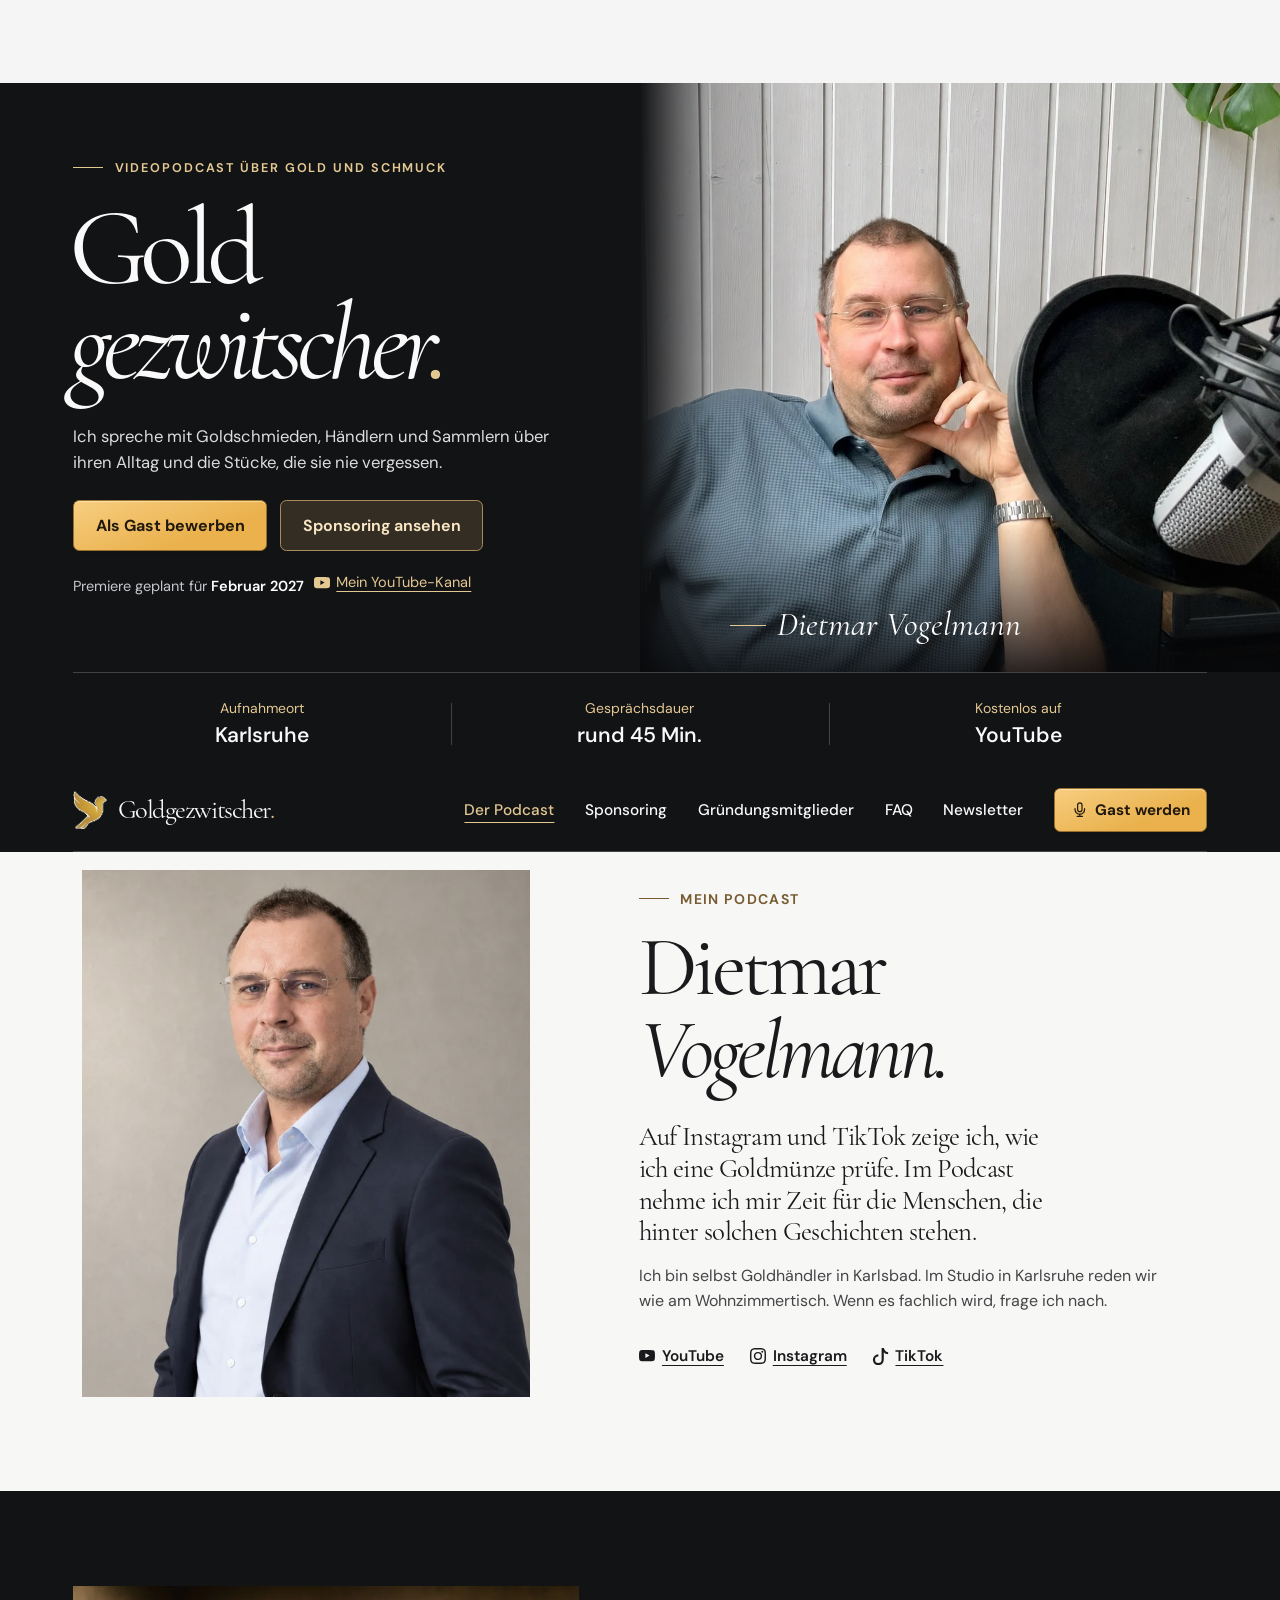
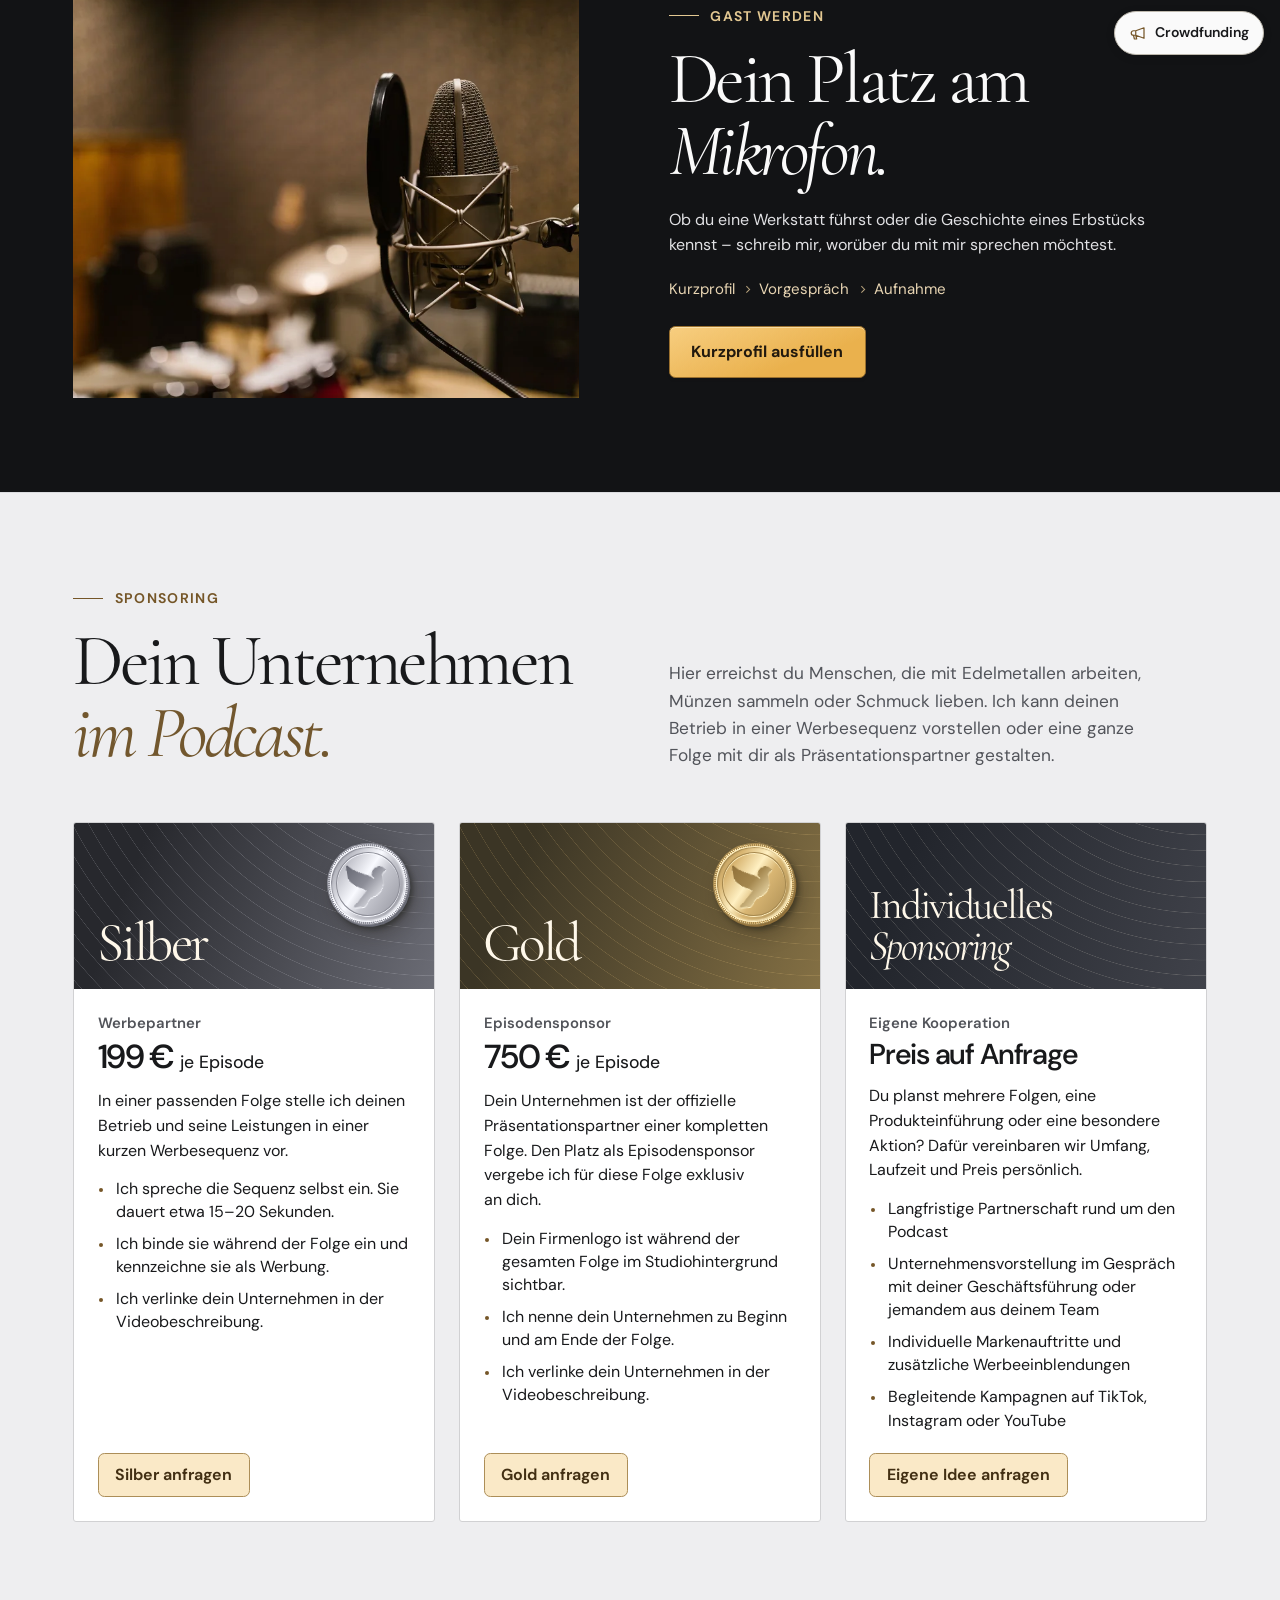
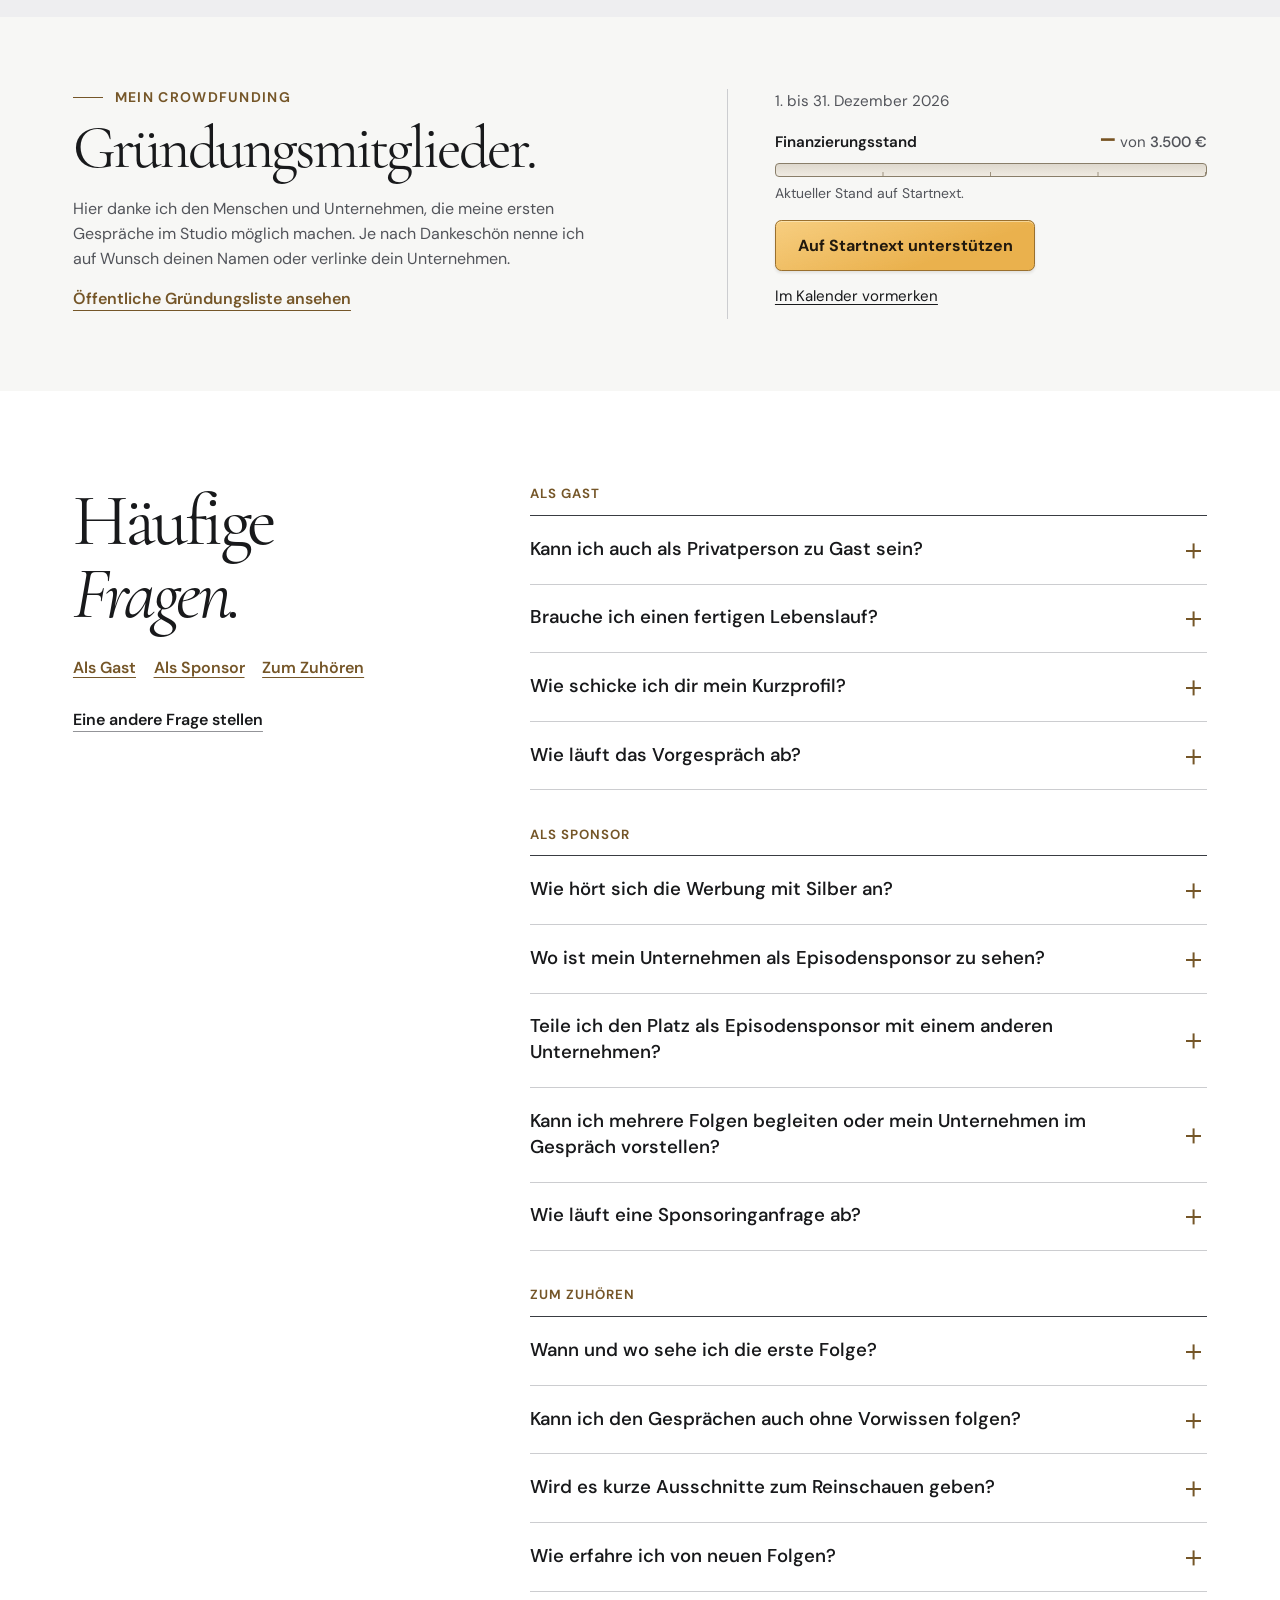
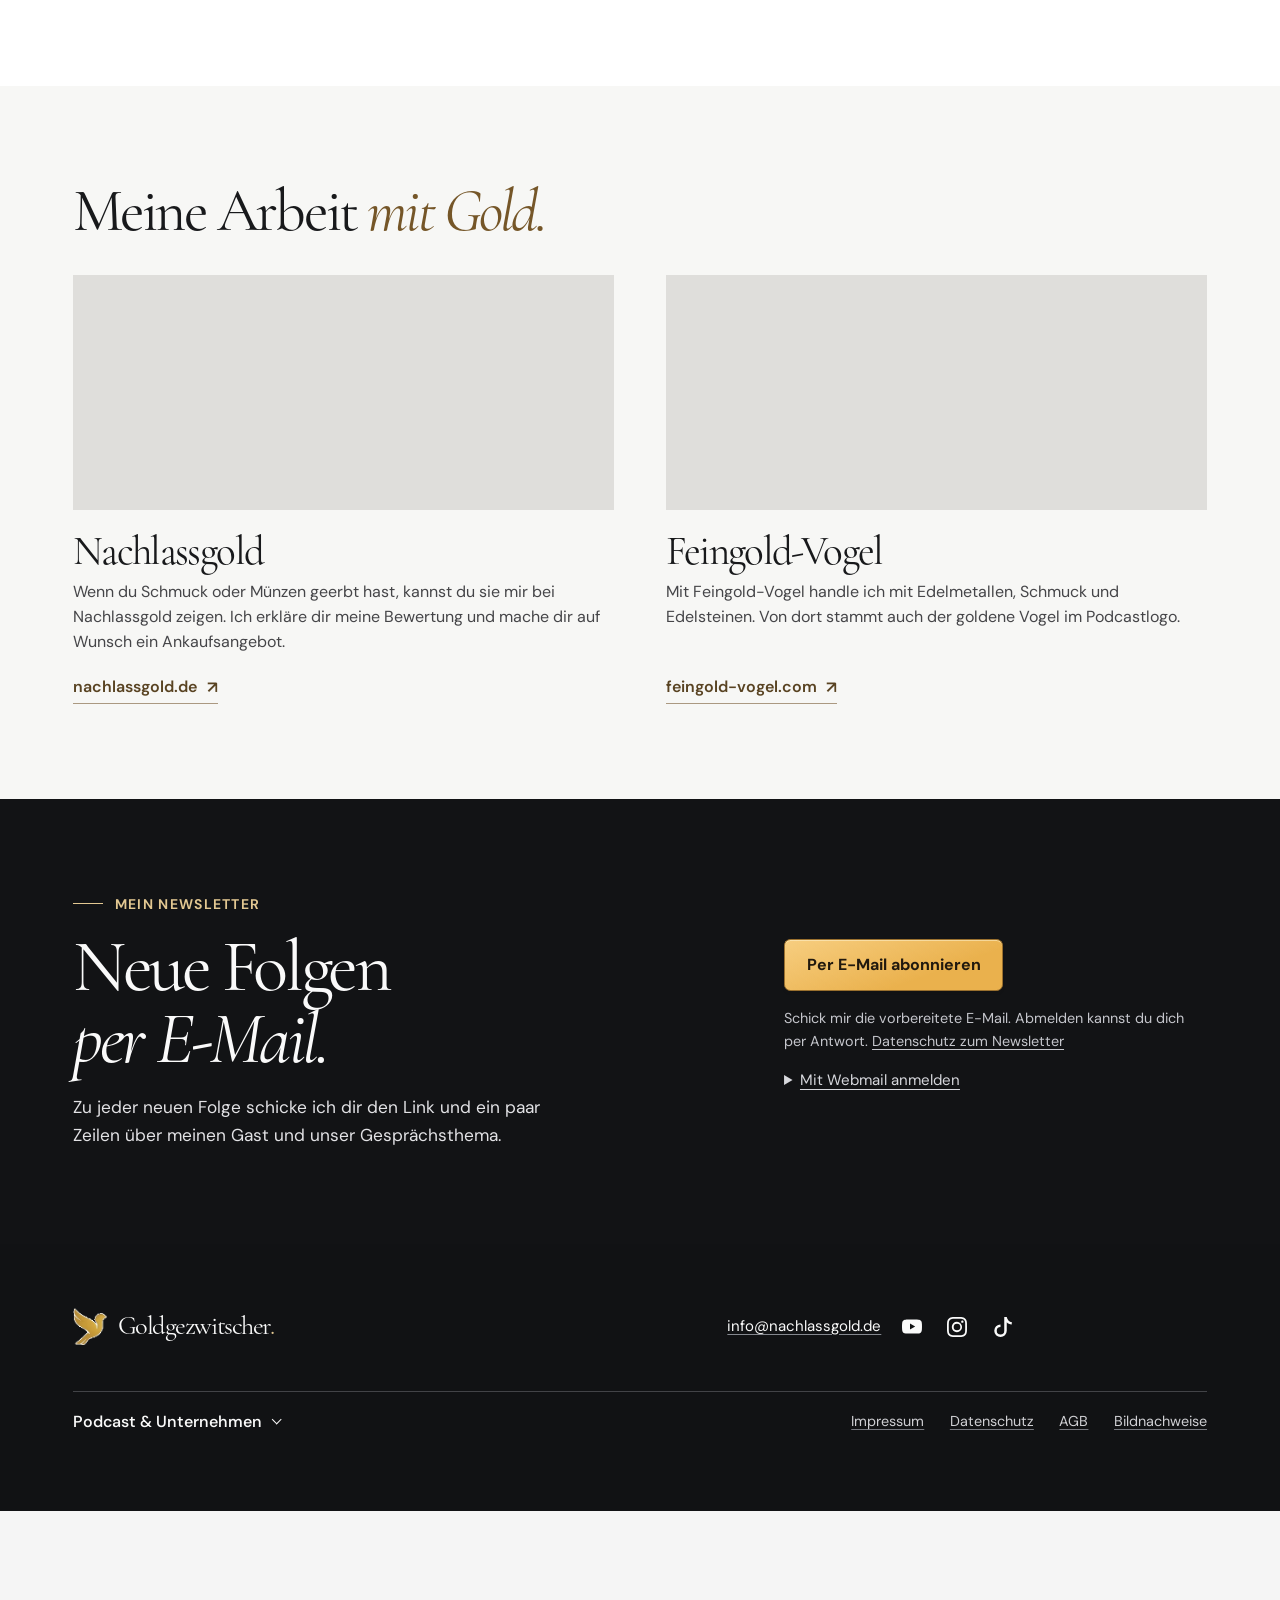
<file: dietmar.html>
<!doctype html>
<html lang="de">
  <head>
    <meta charset="utf-8">
    <meta name="viewport" content="width=device-width, initial-scale=1">
    <meta name="robots" content="noindex,nofollow">
    <meta name="referrer" content="no-referrer">
    <meta http-equiv="refresh" content="0;url=index.html#gastgeber">
    <link rel="canonical" href="https://goldgezwitscher.rateriser.tech/#gastgeber">
    <title>Meine Arbeit und mein Podcast · Goldgezwitscher</title>
    <link rel="stylesheet" href="assets/podcast.css?v=honig1">
  </head>
  <body>
    <main class="container redirect-page">
      <h1>Meine Arbeit und mein Podcast</h1>
      <p><a class="text-link" href="index.html#gastgeber">Auf der Startseite weiterlesen</a></p>
    </main>
  </body>
</html>
</file>
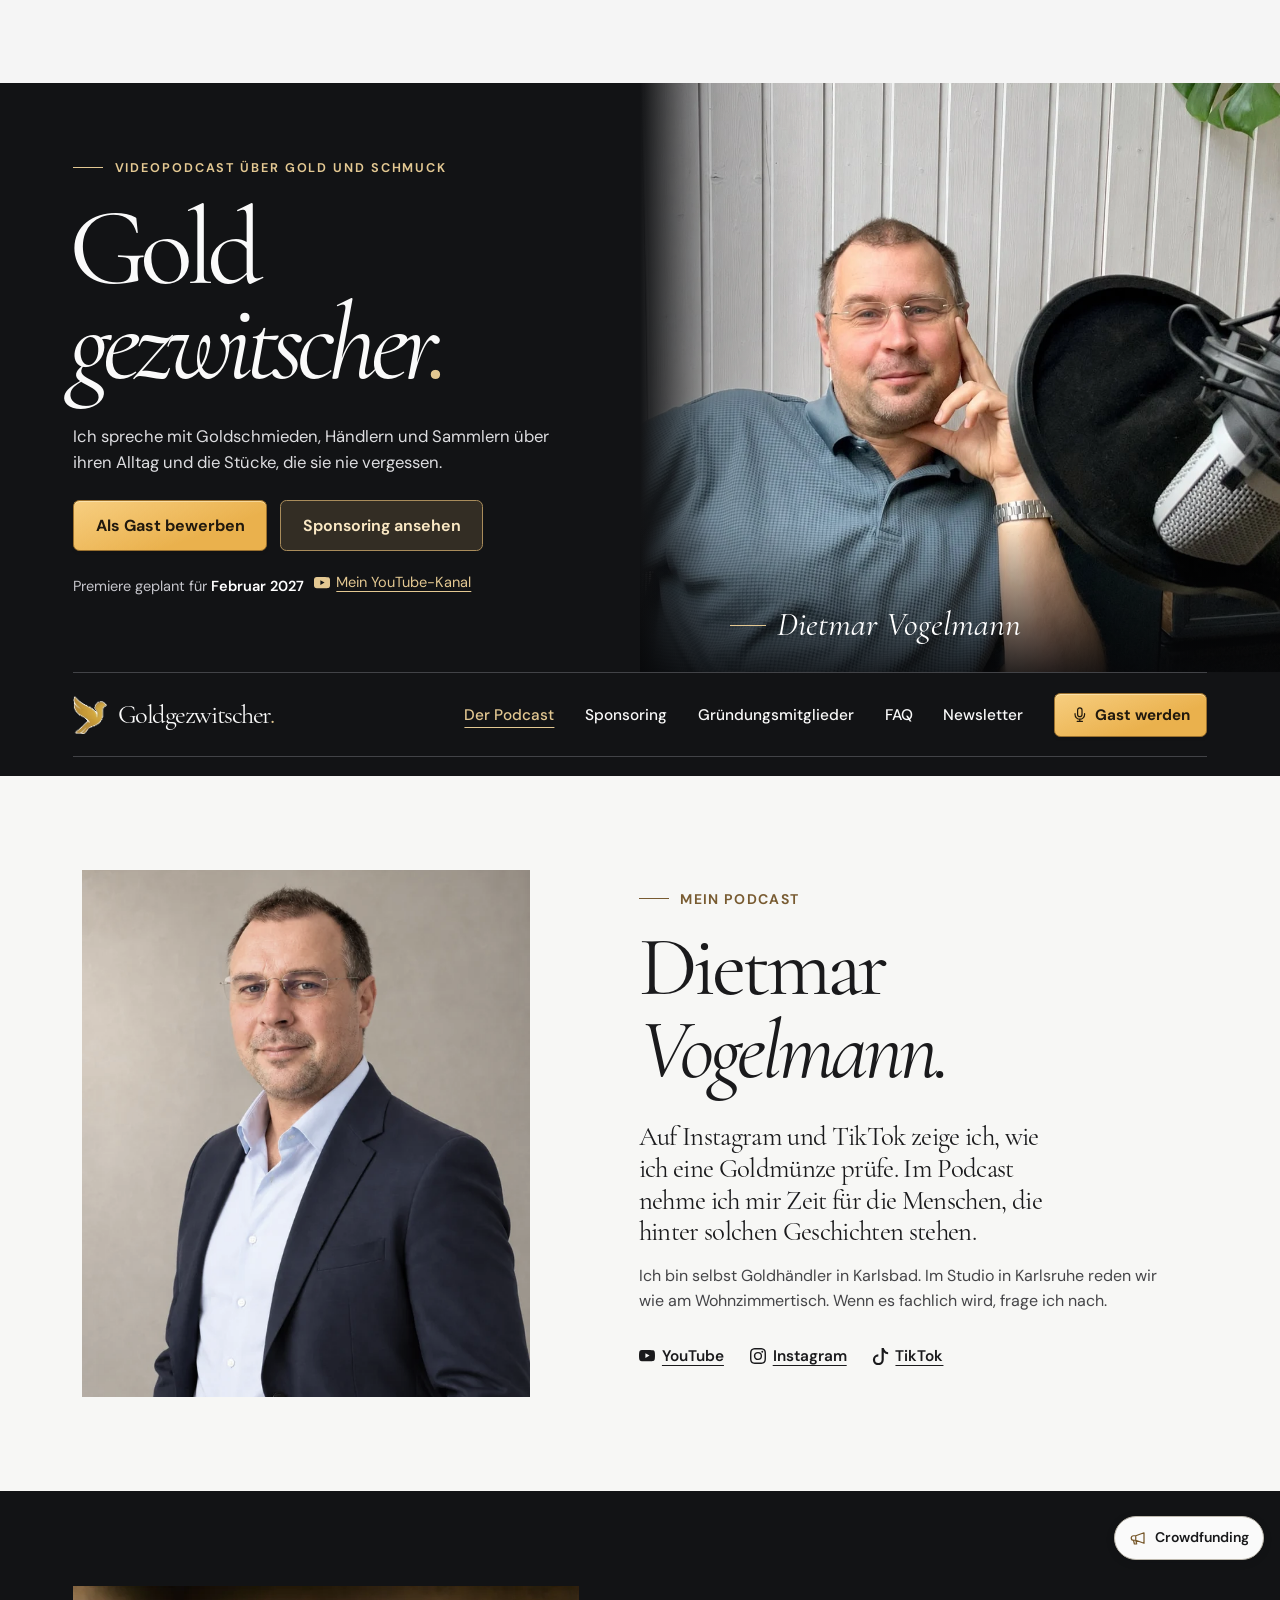
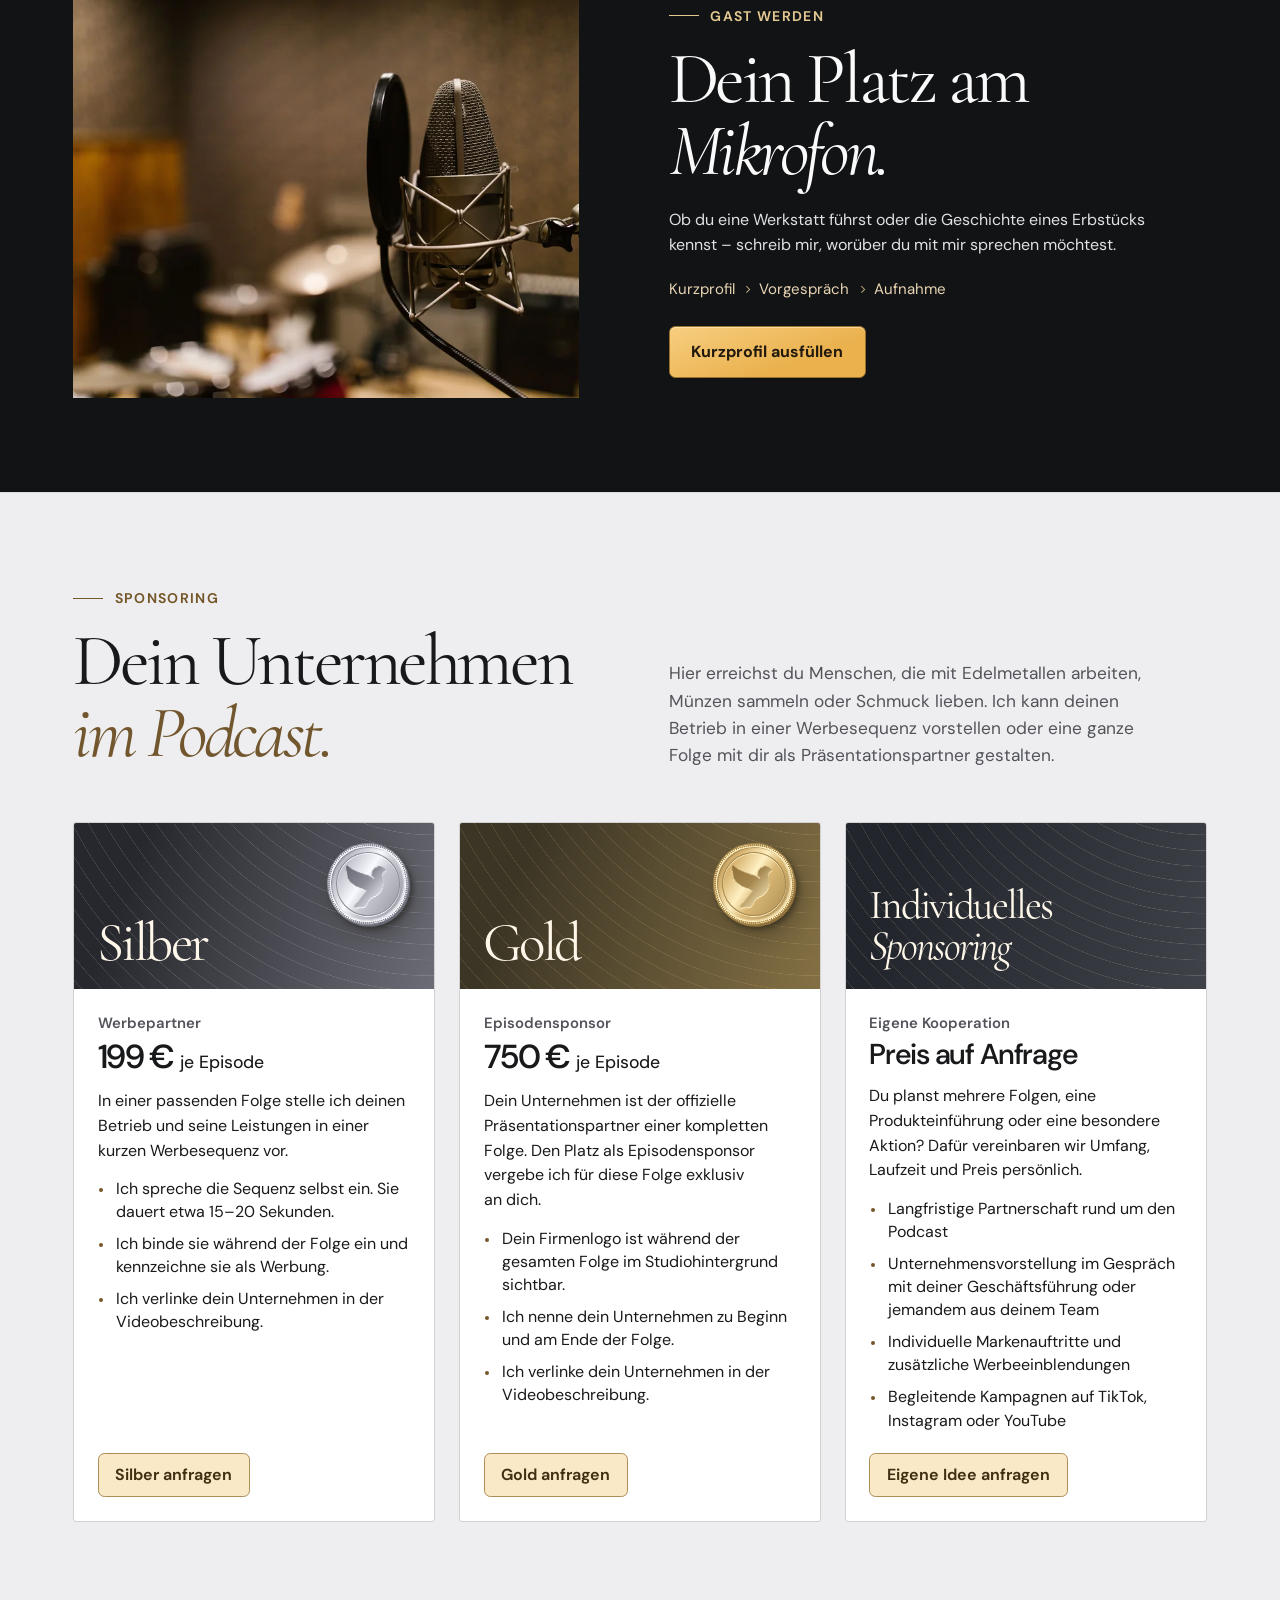
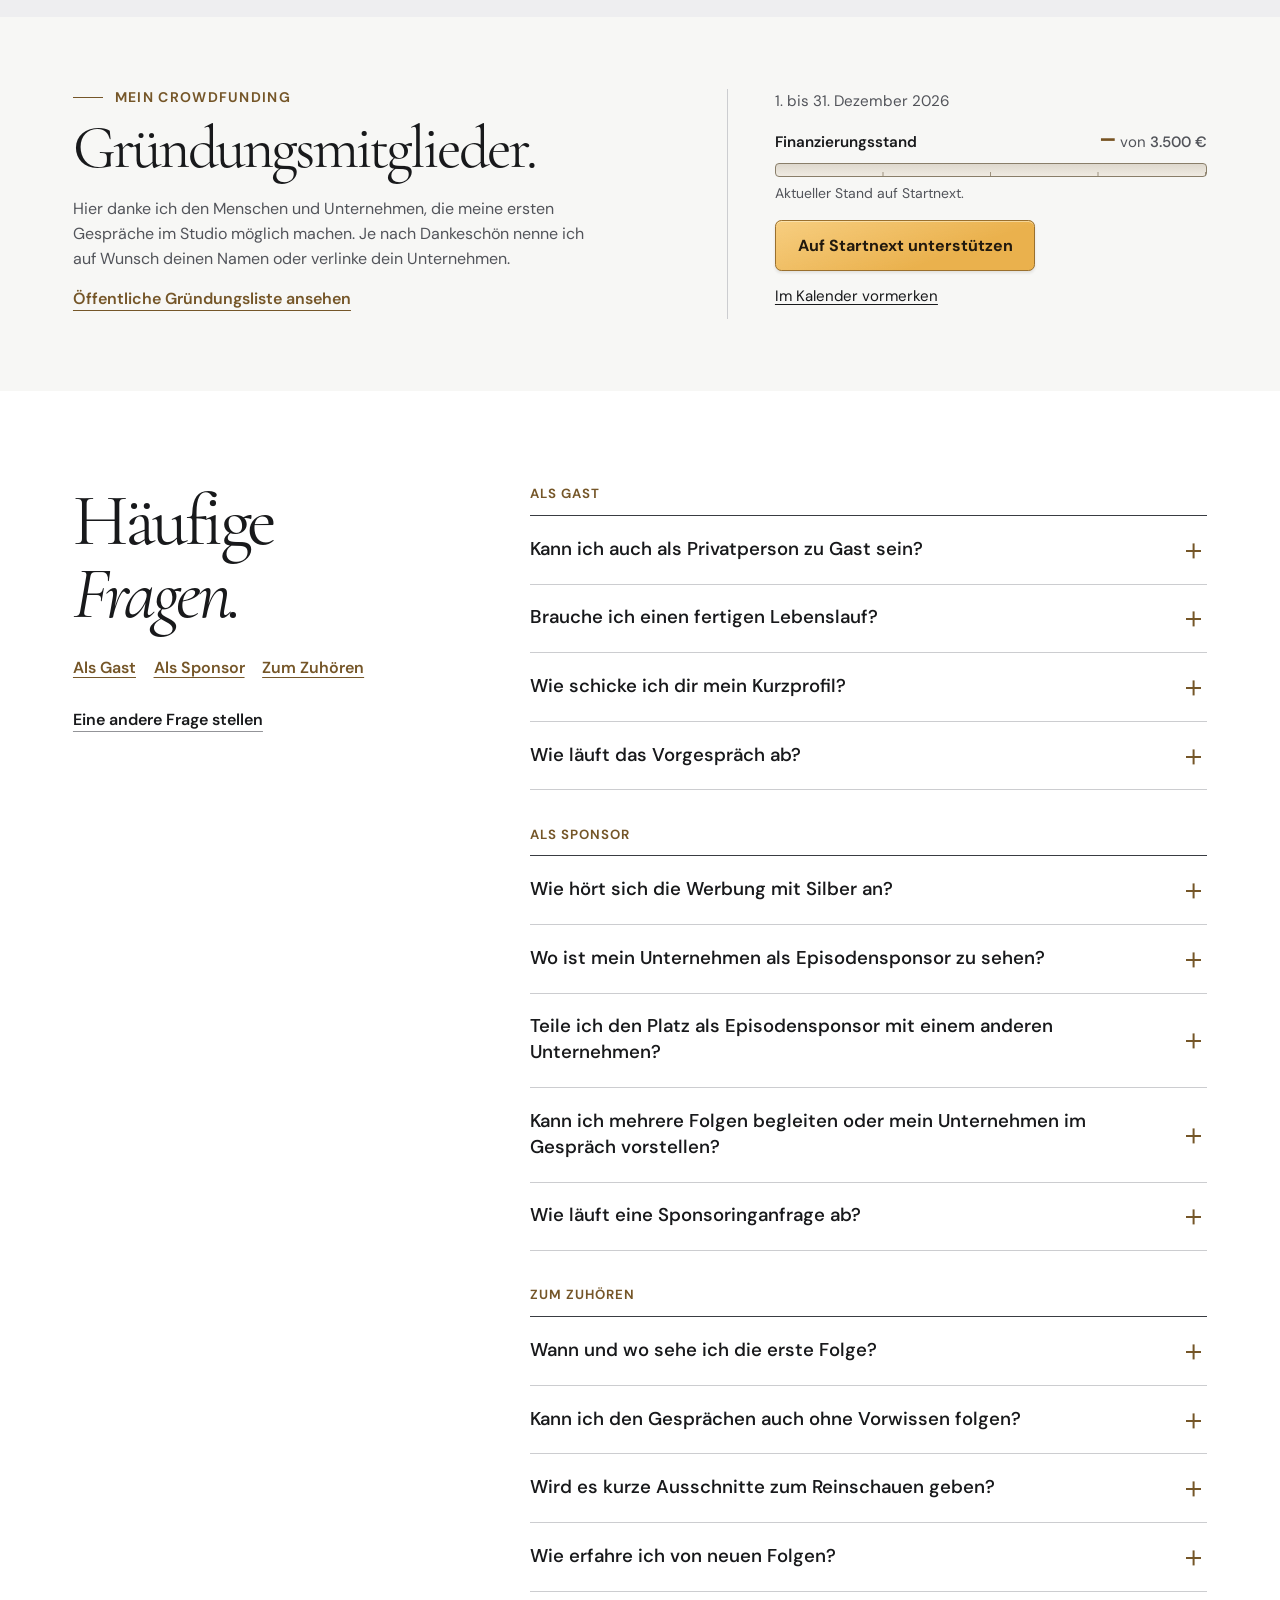
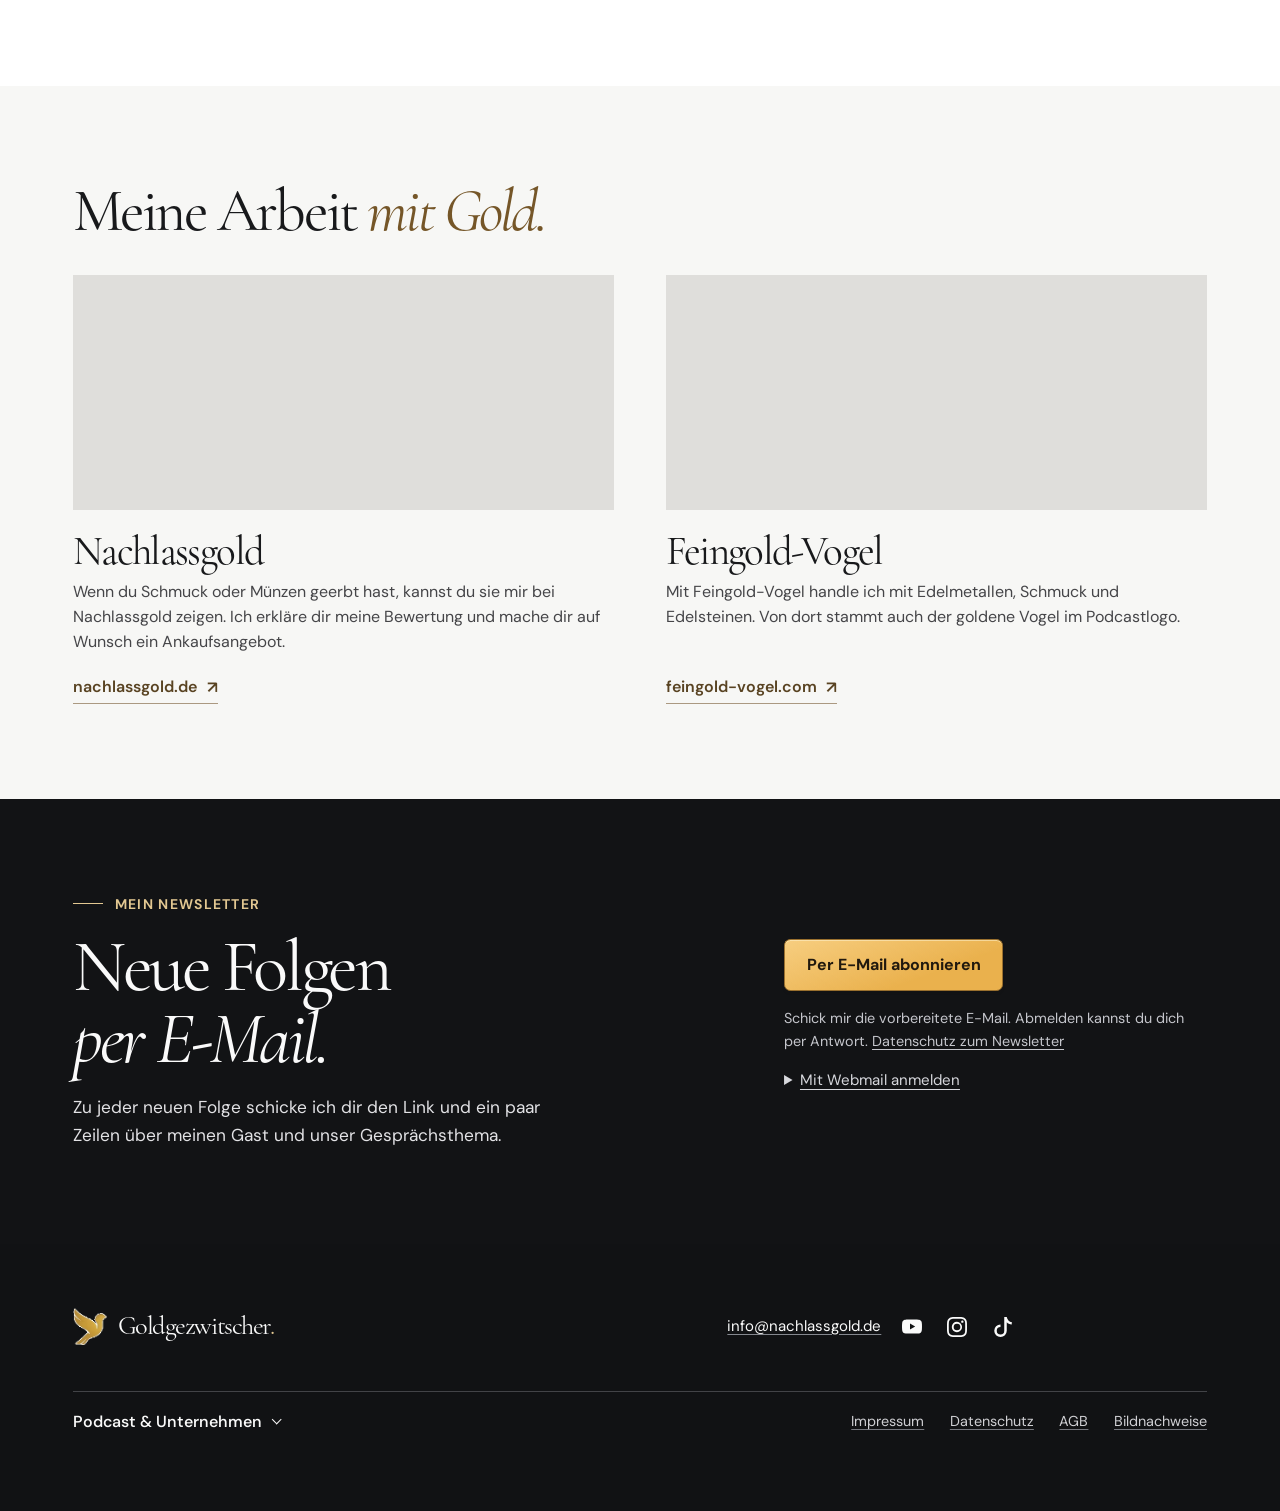
<file: format.html>
<!doctype html>
<html lang="de">
  <head>
    <meta charset="utf-8">
    <meta name="viewport" content="width=device-width, initial-scale=1">
    <meta name="robots" content="noindex,nofollow">
    <meta name="referrer" content="no-referrer">
    <meta http-equiv="refresh" content="0;url=index.html#format">
    <link rel="canonical" href="https://goldgezwitscher.rateriser.tech/#format">
    <title>Mein Podcast · Goldgezwitscher</title>
    <link rel="stylesheet" href="assets/podcast.css?v=honig1">
  </head>
  <body>
    <main class="container redirect-page">
      <h1>Mein Podcast</h1>
      <p><a class="text-link" href="index.html#format">Auf der Startseite weiterlesen</a></p>
    </main>
  </body>
</html>
</file>
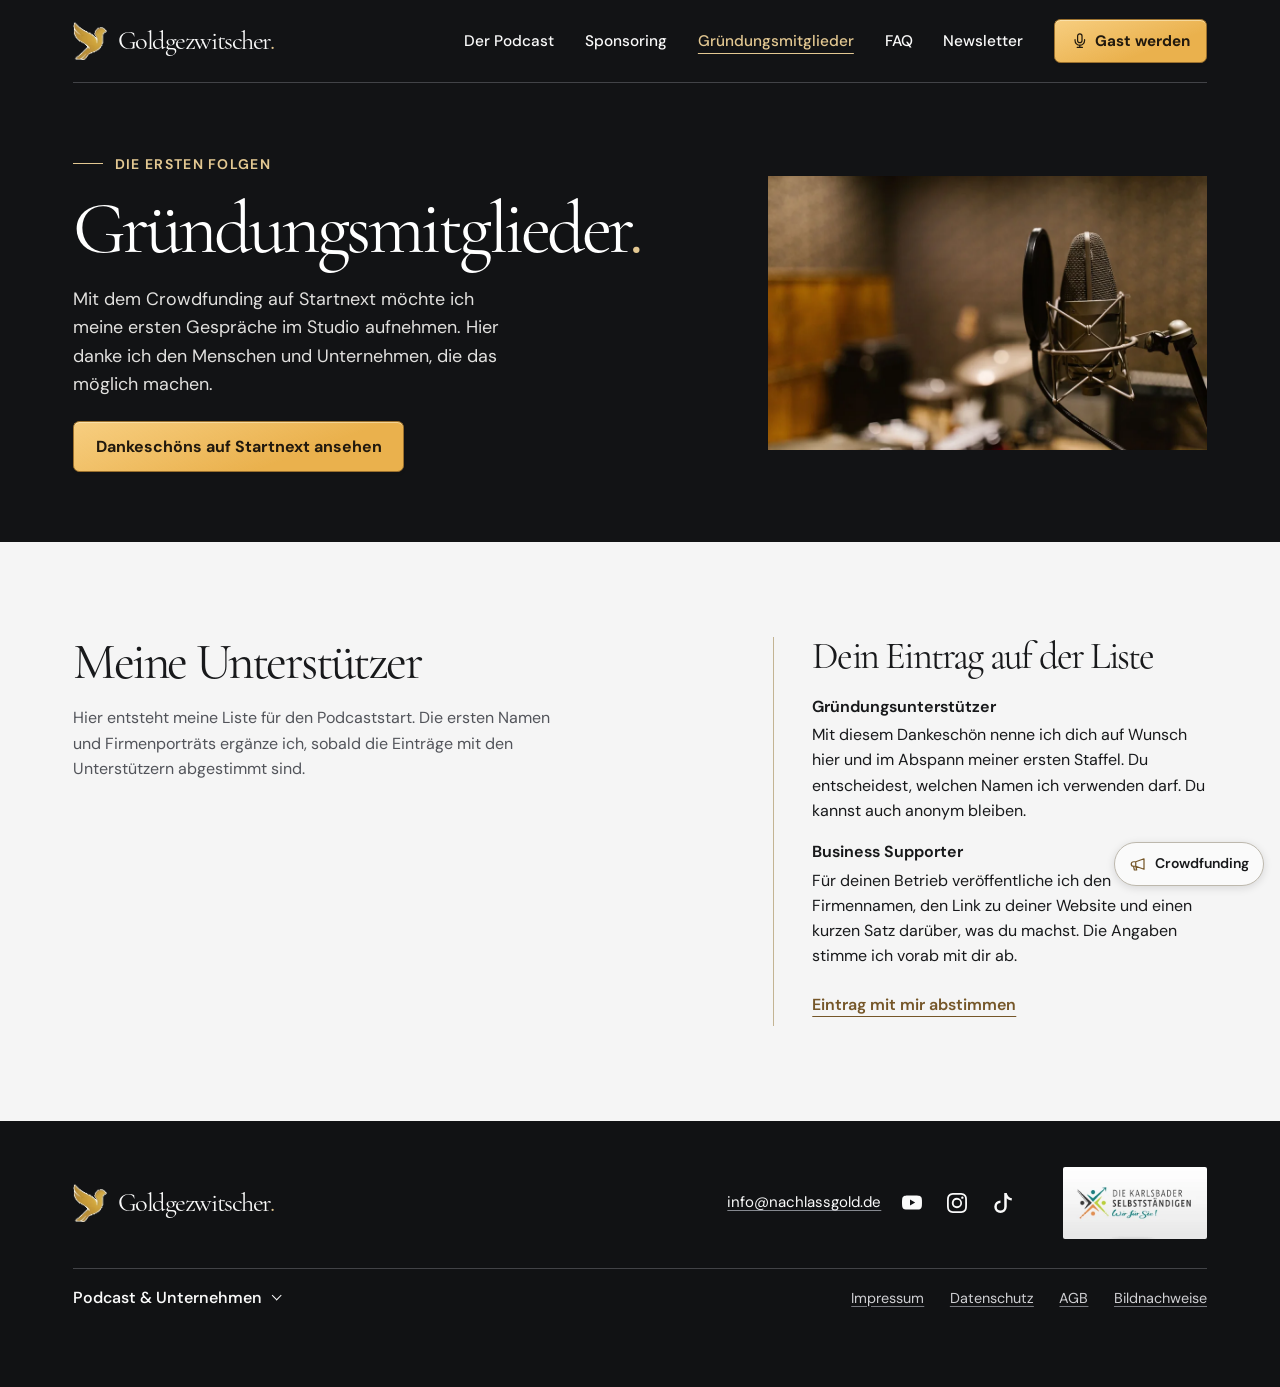
<file: gruendungsmitglieder.html>
<!doctype html>
<html lang="de">
  <head>
    <meta charset="utf-8">
    <meta name="viewport" content="width=device-width,initial-scale=1">
    <meta name="robots" content="noindex,nofollow">
    <meta name="referrer" content="no-referrer">
    <meta http-equiv="x-dns-prefetch-control" content="off">
    <meta http-equiv="Content-Security-Policy" content="default-src 'none'; img-src 'self'; style-src 'self'; script-src 'self'; font-src 'self'; connect-src 'self' https://www.startnext.com/myty/api/crowdfunding/project/goldgezwitscher; media-src 'self'; frame-src 'none'; object-src 'none'; base-uri 'none'; form-action 'none'">
    <meta name="funding-endpoint" content="https://www.startnext.com/myty/api/crowdfunding/project/goldgezwitscher">
    <meta name="theme-color" content="#121315">
    <title>Gründungsmitglieder · Goldgezwitscher</title>
    <meta name="description" content="Hier danke ich den Menschen und Unternehmen, die meinen Podcast Goldgezwitscher über Startnext von Anfang an unterstützen.">
    <meta property="og:title" content="Gründungsmitglieder · Goldgezwitscher">
    <meta property="og:description" content="Die Menschen und Unternehmen, die den Start meines Podcasts begleiten.">
    <meta property="og:image" content="https://goldgezwitscher.rateriser.tech/assets/v7-dietmar-am-mikrofon-1110.webp">
    <link rel="icon" href="assets/haus-vogel.webp" type="image/webp">
    <link rel="preload" href="assets/fonts/cormorant.woff2" as="font" type="font/woff2" crossorigin>
    <link rel="stylesheet" href="assets/podcast.css?v=mobilpost1">
    <link rel="stylesheet" href="assets/gruendungsmitglieder.css?v=gruendung2">
    <link rel="stylesheet" href="assets/kampagne.css?v=mobilpost1">
    <script src="assets/podcast.js?v=mobilpost1" defer></script>
    <link rel="stylesheet" href="assets/footer.css?v=mobilpost1">
  </head>
  <body class="page-gruendung">
    <a class="skip" href="#inhalt">Zum Inhalt</a>
    <header class="masthead">
      <div class="container header-inner">
        <a class="brand" href="index.html" aria-label="Goldgezwitscher, Startseite"><img src="assets/haus-vogel.webp" width="37" height="40" alt=""><span>Goldgezwitscher<span class="brand-stop">.</span></span></a>
        <div class="header-tools">
          <a href="bewerben.html#anfrage" class="button button-gold header-guest"><svg class="icon" width="20" height="20" fill="none" stroke="currentColor" stroke-width="1.65" stroke-linecap="round" stroke-linejoin="round" aria-hidden="true" viewBox="0 0 24 24"><rect x="9" y="2.5" width="6" height="12" rx="3"></rect><path d="M5.5 10.5v1a6.5 6.5 0 0 0 13 0v-1M12 18v3m-3.5 0h7"></path></svg>Gast werden</a>
          <button class="menu-toggle" type="button" aria-controls="hauptmenue" aria-expanded="false" hidden><span>Menü</span><svg class="icon" width="20" height="20" fill="none" stroke="currentColor" stroke-width="1.65" stroke-linecap="round" stroke-linejoin="round" aria-hidden="true" viewBox="0 0 24 24"><path d="M3 8h18M3 16h18"></path></svg></button>
        </div>
        <nav id="hauptmenue" class="main-nav" aria-label="Hauptnavigation">
          <a href="index.html#format">Der Podcast</a>
          <a href="index.html#sponsoring">Sponsoring</a>
          <a href="gruendungsmitglieder.html" aria-current="page">Gründungsmitglieder</a>
          <a href="index.html#faq">FAQ</a>
          <a href="index.html#startpost">Newsletter</a>
          <a href="index.html#gast-werden" class="button button-gold nav-guest"><svg class="icon" width="20" height="20" fill="none" stroke="currentColor" stroke-width="1.65" stroke-linecap="round" stroke-linejoin="round" aria-hidden="true" viewBox="0 0 24 24"><rect x="9" y="2.5" width="6" height="12" rx="3"></rect><path d="M5.5 10.5v1a6.5 6.5 0 0 0 13 0v-1M12 18v3m-3.5 0h7"></path></svg>Gast werden</a>
        </nav>
      </div>
    </header>
    <main id="inhalt" tabindex="-1">
      <section class="founder-cover" aria-labelledby="gruendung-titel">
        <div class="container founder-cover-layout">
          <div class="founder-cover-copy">
            <p class="eyebrow">Die ersten Folgen</p>
            <h1 id="gruendung-titel">Gründungs&shy;mitglieder<span>.</span></h1>
            <p>Mit dem Crowdfunding auf Startnext möchte ich meine ersten Gespräche im Studio aufnehmen. Hier danke ich den Menschen und Unternehmen, die das möglich machen.</p>
            <a class="button button-gold" href="https://www.startnext.com/goldgezwitscher" rel="external noreferrer">Dankeschöns auf Startnext ansehen</a>
          </div>
          <img class="founder-cover-photo" src="assets/v7-studio-960.webp" srcset="assets/v7-studio-960.webp 960w, assets/v7-studio-1920.webp 1920w" sizes="(min-width: 48rem) 39vw, 100vw" width="960" height="640" alt="Studiomikrofon mit Popschutz">
        </div>
      </section>
      <div class="container founder-content section">
        <section class="founder-register" id="gruendungsliste" aria-labelledby="liste-titel">
          <h2 id="liste-titel">Meine Unterstützer</h2>
          <p class="founder-empty">Hier entsteht meine Liste für den Podcaststart. Die ersten Namen und Firmenporträts ergänze ich, sobald die Einträge mit den Unterstützern abgestimmt sind.</p>
          <section class="founder-group" aria-labelledby="personen-titel">
            <h3 id="personen-titel">Gründungsunterstützer</h3>
            <ul>
              <!-- PERSONEN: Eine Zeile je bestätigtem Namen vor dem schließenden ul einfügen.
                   Vorlage: <li>Gewünschter Anzeigename</li>
              -->
            </ul>
          </section>
          <section class="founder-group" aria-labelledby="unternehmen-titel">
            <h3 id="unternehmen-titel">Business Supporter</h3>
            <ul>
              <!-- UNTERNEHMEN: Eine Zeile je bestätigtem Betrieb vor dem schließenden ul einfügen.
                   Mit Link: <li><a href="https://example.org/" rel="external sponsored noreferrer">Firmenname</a><p>Ein Satz zum Unternehmen.</p></li>
                   Ohne Link: <li>Firmenname<p>Ein Satz zum Unternehmen.</p></li>
              -->
            </ul>
          </section>
          <section class="founder-group" aria-labelledby="folgenpartner-titel">
            <h3 id="folgenpartner-titel">Episodensponsoren aus der Startnext-Kampagne</h3>
            <ul>
              <!-- EPISODENSPONSOREN: Kampagnenpartner mit der vereinbarten Folge nennen.
                   Vorlage: <li>Unternehmen<p>Episodensponsor der Folge „Titel“</p></li>
              -->
            </ul>
          </section>
        </section>
        <aside class="founder-contact" aria-labelledby="eintrag-titel">
          <h2 id="eintrag-titel">Dein Eintrag auf der Liste</h2>
          <dl class="founder-perks">
            <dt>Gründungsunterstützer</dt>
            <dd>Mit diesem Dankeschön nenne ich dich auf Wunsch hier und im Abspann meiner ersten Staffel. Du entscheidest, welchen Namen ich verwenden darf. Du kannst auch anonym bleiben.</dd>
            <dt>Business Supporter</dt>
            <dd>Für deinen Betrieb veröffentliche ich den Firmennamen, den Link zu deiner Website und einen kurzen Satz darüber, was du machst. Die Angaben stimme ich vorab mit dir ab.</dd>
          </dl>
          <a class="text-link" href="mailto:info@nachlassgold.de?subject=Mein%20Eintrag%20bei%20Goldgezwitscher">Eintrag mit mir abstimmen</a>
        </aside>
      </div>
    </main>
    <footer class="site-footer" id="social">
      <div class="container footer-wrap">
        <div class="footer-identity">
          <a class="brand" href="index.html" aria-label="Goldgezwitscher, Startseite"><img src="assets/haus-vogel.webp" width="37" height="40" alt=""><span>Goldgezwitscher<span class="brand-stop">.</span></span></a>
          <nav class="footer-contact" aria-label="Kontakt und Social Media">
            <a class="footer-email" href="mailto:info@nachlassgold.de">info@nachlassgold.de</a>
            <span class="footer-channels">
              <a href="https://www.youtube.com/@feingoldvogel" rel="external noreferrer" aria-label="YouTube" title="YouTube"><span>YouTube</span></a>
              <a href="https://www.instagram.com/feingold_vogel/" rel="external noreferrer" aria-label="Instagram" title="Instagram"><span>Instagram</span></a>
              <a href="https://www.tiktok.com/@feingold.vogel" rel="external noreferrer" aria-label="TikTok" title="TikTok"><span>TikTok</span></a>
            </span>
          </nav>
          <a class="regional" href="https://karlsbader-selbststaendigen.de/" rel="external noreferrer"><img src="assets/karlsbader-v20-480.webp" width="480" height="270" loading="lazy" alt="Die Karlsbader Selbstständigen"></a>
        </div>
        <div class="footer-bottom">
          <details class="footer-directory">
            <summary>Podcast &amp; Unternehmen</summary>
            <nav aria-label="Podcast und Unternehmen">
              <a href="bewerben.html#anfrage">Gast werden</a>
              <a href="index.html#sponsoring">Sponsoring</a>
              <a href="index.html#crowdfunding">Crowdfunding</a>
              <a href="gruendungsmitglieder.html" aria-current="page">Gründungsmitglieder</a>
              <a href="https://www.nachlassgold.de/" rel="external noreferrer">Nachlassgold</a>
              <a href="https://www.feingold-vogel.com/" rel="external noreferrer">Feingold-Vogel</a>
            </nav>
          </details>
          <nav class="footer-legal" aria-label="Rechtliches">
            <a href="impressum.html">Impressum</a>
            <a href="datenschutz.html">Datenschutz</a>
            <a href="agb.html">AGB</a>
            <a href="bildnachweise.html">Bildnachweise</a>
          </nav>
        </div>
      </div>
    </footer>
  </body>
</html>
</file>
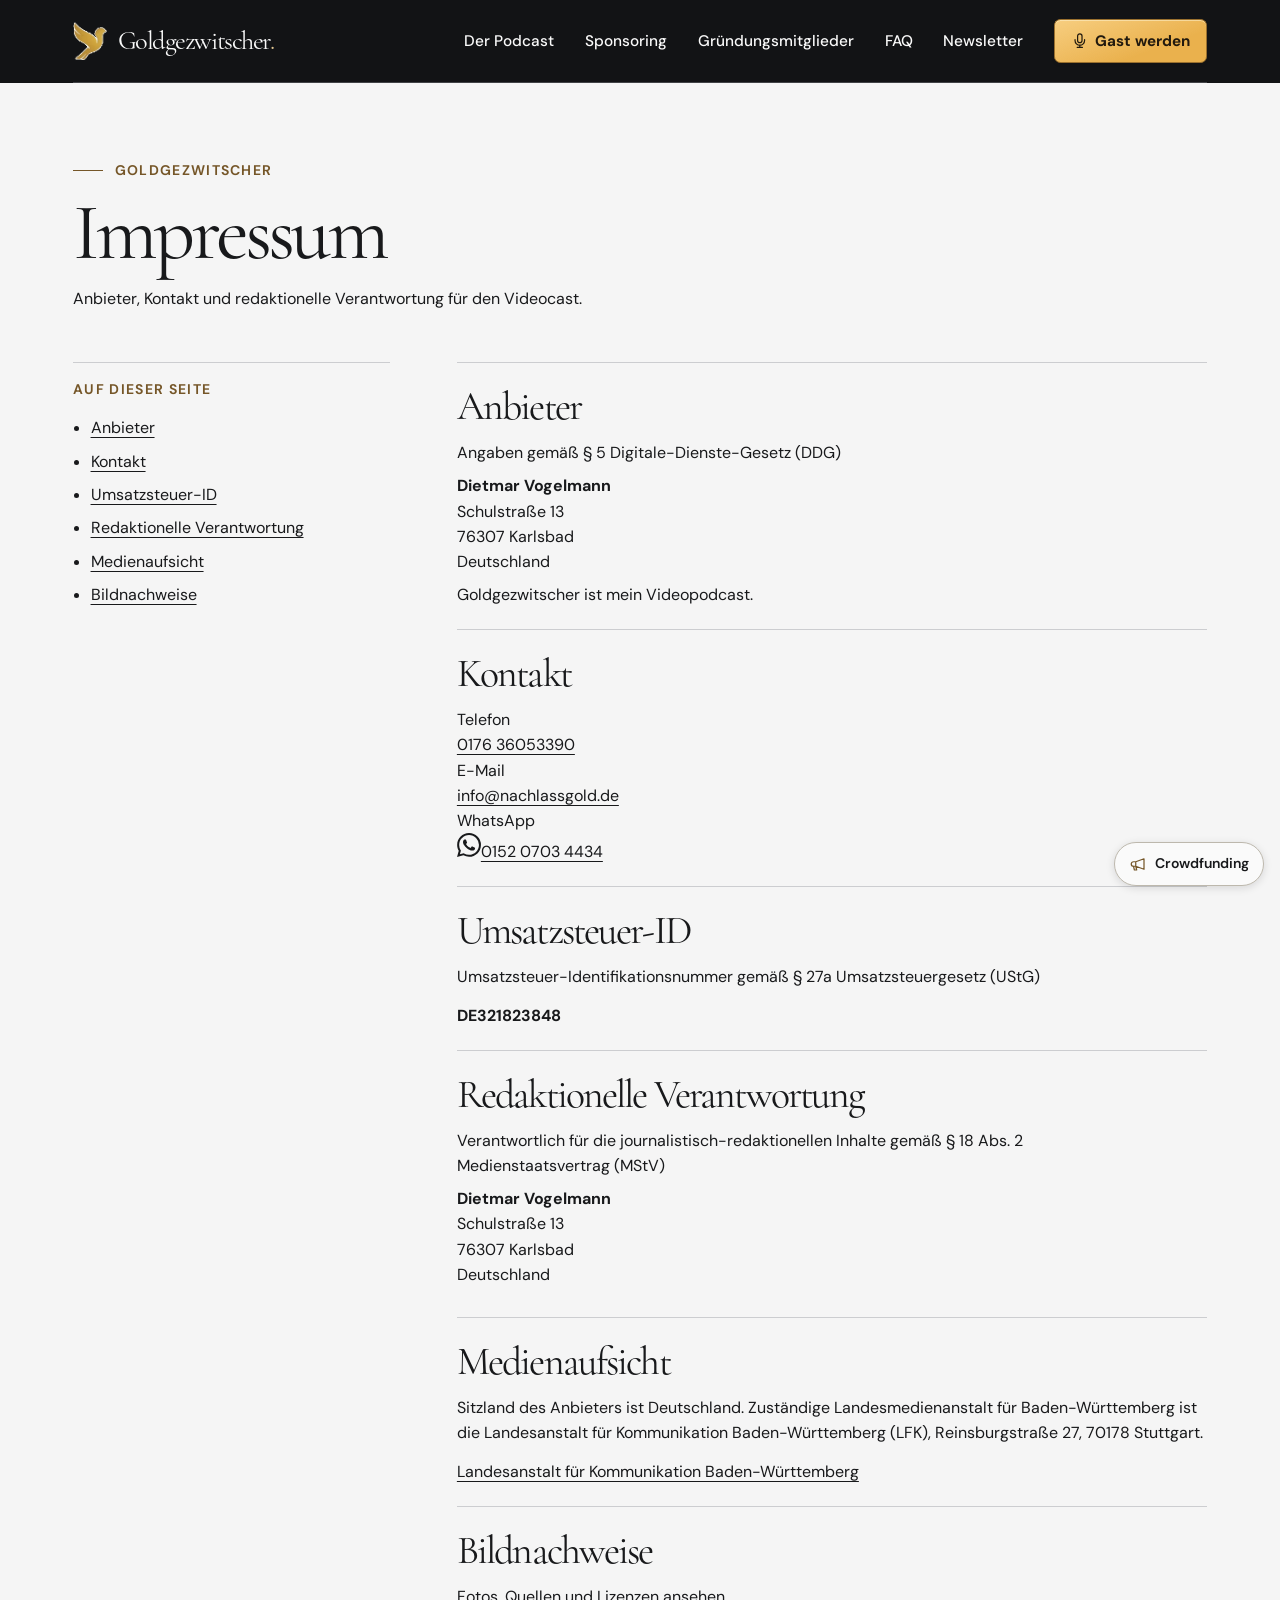
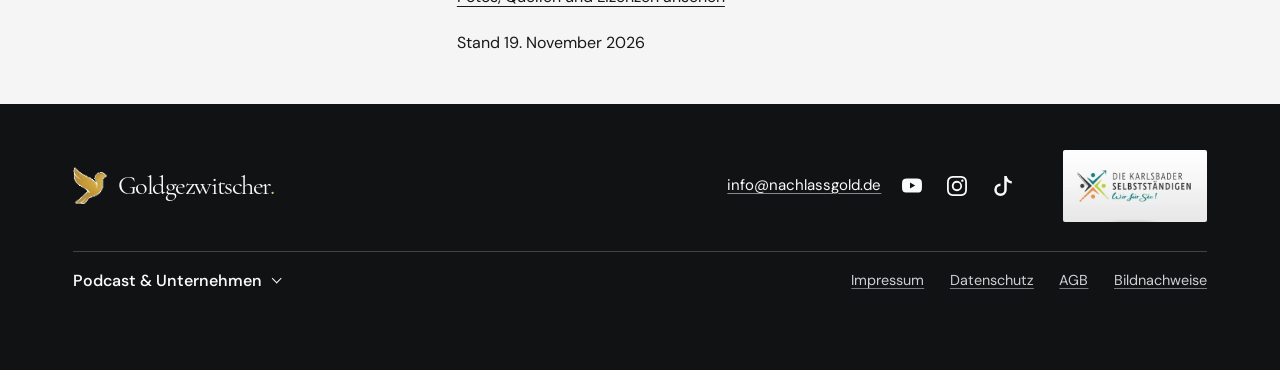
<file: impressum.html>
<!doctype html>
<html lang="de">
  <head>
    <meta charset="utf-8">
    <meta name="viewport" content="width=device-width,initial-scale=1">
    <meta name="robots" content="noindex,nofollow">
    <meta name="referrer" content="no-referrer">
    <meta http-equiv="x-dns-prefetch-control" content="off">
    <meta http-equiv="Content-Security-Policy" content="default-src 'none'; img-src 'self'; style-src 'self'; script-src 'self'; font-src 'self'; connect-src 'self' https://www.startnext.com/myty/api/crowdfunding/project/goldgezwitscher; media-src 'self'; frame-src 'none'; object-src 'none'; base-uri 'none'; form-action 'none'">
    <meta name="funding-endpoint" content="https://www.startnext.com/myty/api/crowdfunding/project/goldgezwitscher">
    <meta name="theme-color" content="#102923">
    <title>Impressum · Goldgezwitscher</title>
    <meta name="description" content="Impressum für Goldgezwitscher, den Videocast von Dietmar Vogelmann.">
    <meta property="og:title" content="Impressum · Goldgezwitscher">
    <meta property="og:description" content="Impressum für Goldgezwitscher, den Videocast von Dietmar Vogelmann.">
    <meta property="og:image" content="https://goldgezwitscher.rateriser.tech/assets/v7-dietmar-am-mikrofon-1110.webp">
    <link rel="icon" href="assets/haus-vogel.webp" type="image/webp">
    <link rel="preload" href="assets/fonts/cormorant.woff2" as="font" type="font/woff2" crossorigin>
    <link rel="stylesheet" href="assets/podcast.css?v=mobilpost1">
    <link rel="stylesheet" href="assets/kampagne.css?v=mobilpost1">
    <script src="assets/podcast.js?v=mobilpost1" defer></script>
    <link rel="stylesheet" href="assets/footer.css?v=mobilpost1">
  </head>
  <body class="page-impressum">
    <a class="skip" href="#inhalt">Zum Inhalt</a>
    <header class="masthead">
      <div class="container header-inner">
        <a class="brand" href="index.html" aria-label="Goldgezwitscher, Startseite"><img src="assets/haus-vogel.webp" width="37" height="40" alt=""><span>Goldgezwitscher<span class="brand-stop">.</span></span></a>
        <div class="header-tools">
          <a href="bewerben.html#anfrage" class="button button-gold header-guest"><svg class="icon" width="20" height="20" fill="none" stroke="currentColor" stroke-width="1.65" stroke-linecap="round" stroke-linejoin="round" aria-hidden="true" viewBox="0 0 24 24"><rect x="9" y="2.5" width="6" height="12" rx="3"></rect><path d="M5.5 10.5v1a6.5 6.5 0 0 0 13 0v-1M12 18v3m-3.5 0h7"></path></svg>Gast werden</a>
          <button class="menu-toggle" type="button" aria-controls="hauptmenue" aria-expanded="false" hidden><span>Menü</span><svg class="icon" width="20" height="20" fill="none" stroke="currentColor" stroke-width="1.65" stroke-linecap="round" stroke-linejoin="round" aria-hidden="true" viewBox="0 0 24 24"><path d="M3 8h18M3 16h18"></path></svg></button>
        </div>
        <nav id="hauptmenue" class="main-nav" aria-label="Hauptnavigation">
          <a href="index.html#format">Der Podcast</a>
          <a href="index.html#sponsoring">Sponsoring</a>
          <a href="gruendungsmitglieder.html">Gründungsmitglieder</a>
          <a href="index.html#faq">FAQ</a>
          <a href="index.html#startpost">Newsletter</a>
          <a href="index.html#gast-werden" class="button button-gold nav-guest"><svg class="icon" width="20" height="20" fill="none" stroke="currentColor" stroke-width="1.65" stroke-linecap="round" stroke-linejoin="round" aria-hidden="true" viewBox="0 0 24 24"><rect x="9" y="2.5" width="6" height="12" rx="3"></rect><path d="M5.5 10.5v1a6.5 6.5 0 0 0 13 0v-1M12 18v3m-3.5 0h7"></path></svg>Gast werden</a>
        </nav>
      </div>
    </header>
    <main id="inhalt" tabindex="-1">
      <div class="legal-intro">
        <div class="inner">
          <p class="eyeline"><span></span> Goldgezwitscher</p>
          <h1>Impressum</h1>
          <p>Anbieter, Kontakt und redaktionelle Verantwortung für den Videocast.</p>
        </div>
      </div>
      <div class="inner legal-layout">
        <div class="legal-overview">
          <nav aria-label="Abschnitte auf dieser Seite">
            <p class="kicker">Auf dieser Seite</p>
            <ul>
              <li>
                <a href="#anbieter">Anbieter</a>
              </li>
              <li>
                <a href="#kontakt">Kontakt</a>
              </li>
              <li>
                <a href="#umsatzsteuer">Umsatzsteuer-ID</a>
              </li>
              <li>
                <a href="#redaktion">Redaktionelle Verantwortung</a>
              </li>
              <li>
                <a href="#medienaufsicht">Medienaufsicht</a>
              </li>
              <li>
                <a href="#bilder">Bildnachweise</a>
              </li>
            </ul>
          </nav>
        </div>
        <article class="legal-content">
          <section id="anbieter">
            <h2>Anbieter</h2>
            <p>Angaben gemäß § 5 Digitale-Dienste-Gesetz (DDG)</p>
            <address>
<strong>Dietmar Vogelmann</strong><br>Schulstraße 13<br>76307 Karlsbad<br>Deutschland</address>
            <p>Goldgezwitscher ist der Videocast von Dietmar Vogelmann.</p>
          </section>
          <section id="kontakt">
            <h2>Kontakt</h2>
            <dl class="contact-list">
              <div>
                <dt>Telefon</dt>
                <dd><a href="tel:+4917636053390">0176 36053390</a></dd>
              </div>
              <div>
                <dt>E-Mail</dt>
                <dd><a href="mailto:info@nachlassgold.de">info@nachlassgold.de</a></dd>
              </div>
              <div>
                <dt>WhatsApp</dt>
                <dd><a href="https://wa.me/4915207034434" rel="external noreferrer noopener"><svg class="v21-whatsapp-icon" width="24" height="24" fill="currentColor" aria-hidden="true" focusable="false" viewBox="0 0 24 24"><path d="M17.472 14.382c-.297-.149-1.758-.867-2.03-.967-.273-.099-.471-.148-.67.15-.197.297-.767.966-.94 1.164-.173.199-.347.223-.644.075-.297-.15-1.255-.463-2.39-1.475-.883-.788-1.48-1.761-1.653-2.059-.173-.297-.018-.458.13-.606.134-.133.298-.347.446-.52.149-.174.198-.298.298-.497.099-.198.05-.371-.025-.52-.075-.149-.669-1.612-.916-2.207-.242-.579-.487-.5-.669-.51-.173-.008-.371-.01-.57-.01-.198 0-.52.074-.792.372-.272.297-1.04 1.016-1.04 2.479 0 1.462 1.065 2.875 1.213 3.074.149.198 2.096 3.2 5.077 4.487.709.306 1.262.489 1.694.625.712.227 1.36.195 1.871.118.571-.085 1.758-.719 2.006-1.413.248-.694.248-1.289.173-1.413-.074-.124-.272-.198-.57-.347m-5.421 7.403h-.004a9.87 9.87 0 01-5.031-1.378l-.361-.214-3.741.982.998-3.648-.235-.374a9.86 9.86 0 01-1.51-5.26c.001-5.45 4.436-9.884 9.888-9.884 2.64 0 5.122 1.03 6.988 2.898a9.825 9.825 0 012.893 6.994c-.003 5.45-4.437 9.884-9.885 9.884m8.413-18.297A11.815 11.815 0 0012.05 0C5.495 0 .16 5.335.157 11.892c0 2.096.547 4.142 1.588 5.945L.057 24l6.305-1.654a11.882 11.882 0 005.683 1.448h.005c6.554 0 11.89-5.335 11.893-11.893a11.821 11.821 0 00-3.48-8.413Z"></path></svg>0152 0703 4434</a></dd>
              </div>
            </dl>
          </section>
          <section id="umsatzsteuer">
            <h2>Umsatzsteuer-ID</h2>
            <p>Umsatzsteuer-Identifikationsnummer gemäß § 27a Umsatzsteuergesetz (UStG)</p>
            <p><strong>DE321823848</strong></p>
          </section>
          <section id="redaktion">
            <h2>Redaktionelle Verantwortung</h2>
            <p>Verantwortlich für die journalistisch-redaktionellen Inhalte gemäß § 18 Abs. 2 Medienstaatsvertrag (MStV)</p>
            <address>
<strong>Dietmar Vogelmann</strong><br>Schulstraße 13<br>76307 Karlsbad<br>Deutschland</address>
          </section>
          <section id="medienaufsicht">
            <h2>Medienaufsicht</h2>
            <p>Sitzland des Anbieters ist Deutschland. Zuständige Landesmedienanstalt für Baden-Württemberg ist die Landesanstalt für Kommunikation Baden-Württemberg (LFK), Reinsburgstraße 27, 70178 Stuttgart.</p>
            <p><a href="https://www.lfk.de/" rel="external noreferrer noopener">Landesanstalt für Kommunikation Baden-Württemberg</a></p>
          </section>
          <section id="bilder">
            <h2>Bildnachweise</h2>
            <p><a href="bildnachweise.html">Fotos, Quellen und Lizenzen ansehen</a></p>
          </section>
          <p class="legal-date">Stand <time datetime="2026-11-19">19. November 2026</time></p>
        </article>
      </div>
    </main>
    <footer class="site-footer" id="social">
      <div class="container footer-wrap">
        <div class="footer-identity">
          <a class="brand" href="index.html" aria-label="Goldgezwitscher, Startseite"><img src="assets/haus-vogel.webp" width="37" height="40" alt=""><span>Goldgezwitscher<span class="brand-stop">.</span></span></a>
          <nav class="footer-contact" aria-label="Kontakt und Social Media">
            <a class="footer-email" href="mailto:info@nachlassgold.de">info@nachlassgold.de</a>
            <span class="footer-channels">
              <a href="https://www.youtube.com/@feingoldvogel" rel="external noreferrer" aria-label="YouTube" title="YouTube"><span>YouTube</span></a>
              <a href="https://www.instagram.com/feingold_vogel/" rel="external noreferrer" aria-label="Instagram" title="Instagram"><span>Instagram</span></a>
              <a href="https://www.tiktok.com/@feingold.vogel" rel="external noreferrer" aria-label="TikTok" title="TikTok"><span>TikTok</span></a>
            </span>
          </nav>
          <a class="regional" href="https://karlsbader-selbststaendigen.de/" rel="external noreferrer"><img src="assets/karlsbader-v20-480.webp" width="480" height="270" loading="lazy" alt="Die Karlsbader Selbstständigen"></a>
        </div>
        <div class="footer-bottom">
          <details class="footer-directory">
            <summary>Podcast &amp; Unternehmen</summary>
            <nav aria-label="Podcast und Unternehmen">
              <a href="bewerben.html#anfrage">Gast werden</a>
              <a href="index.html#sponsoring">Sponsoring</a>
              <a href="index.html#crowdfunding">Crowdfunding</a>
              <a href="gruendungsmitglieder.html">Gründungsmitglieder</a>
              <a href="https://www.nachlassgold.de/" rel="external noreferrer">Nachlassgold</a>
              <a href="https://www.feingold-vogel.com/" rel="external noreferrer">Feingold-Vogel</a>
            </nav>
          </details>
          <nav class="footer-legal" aria-label="Rechtliches">
            <a href="impressum.html" aria-current="page">Impressum</a>
            <a href="datenschutz.html">Datenschutz</a>
            <a href="agb.html">AGB</a>
            <a href="bildnachweise.html">Bildnachweise</a>
          </nav>
        </div>
      </div>
    </footer>
  </body>
</html>
</file>
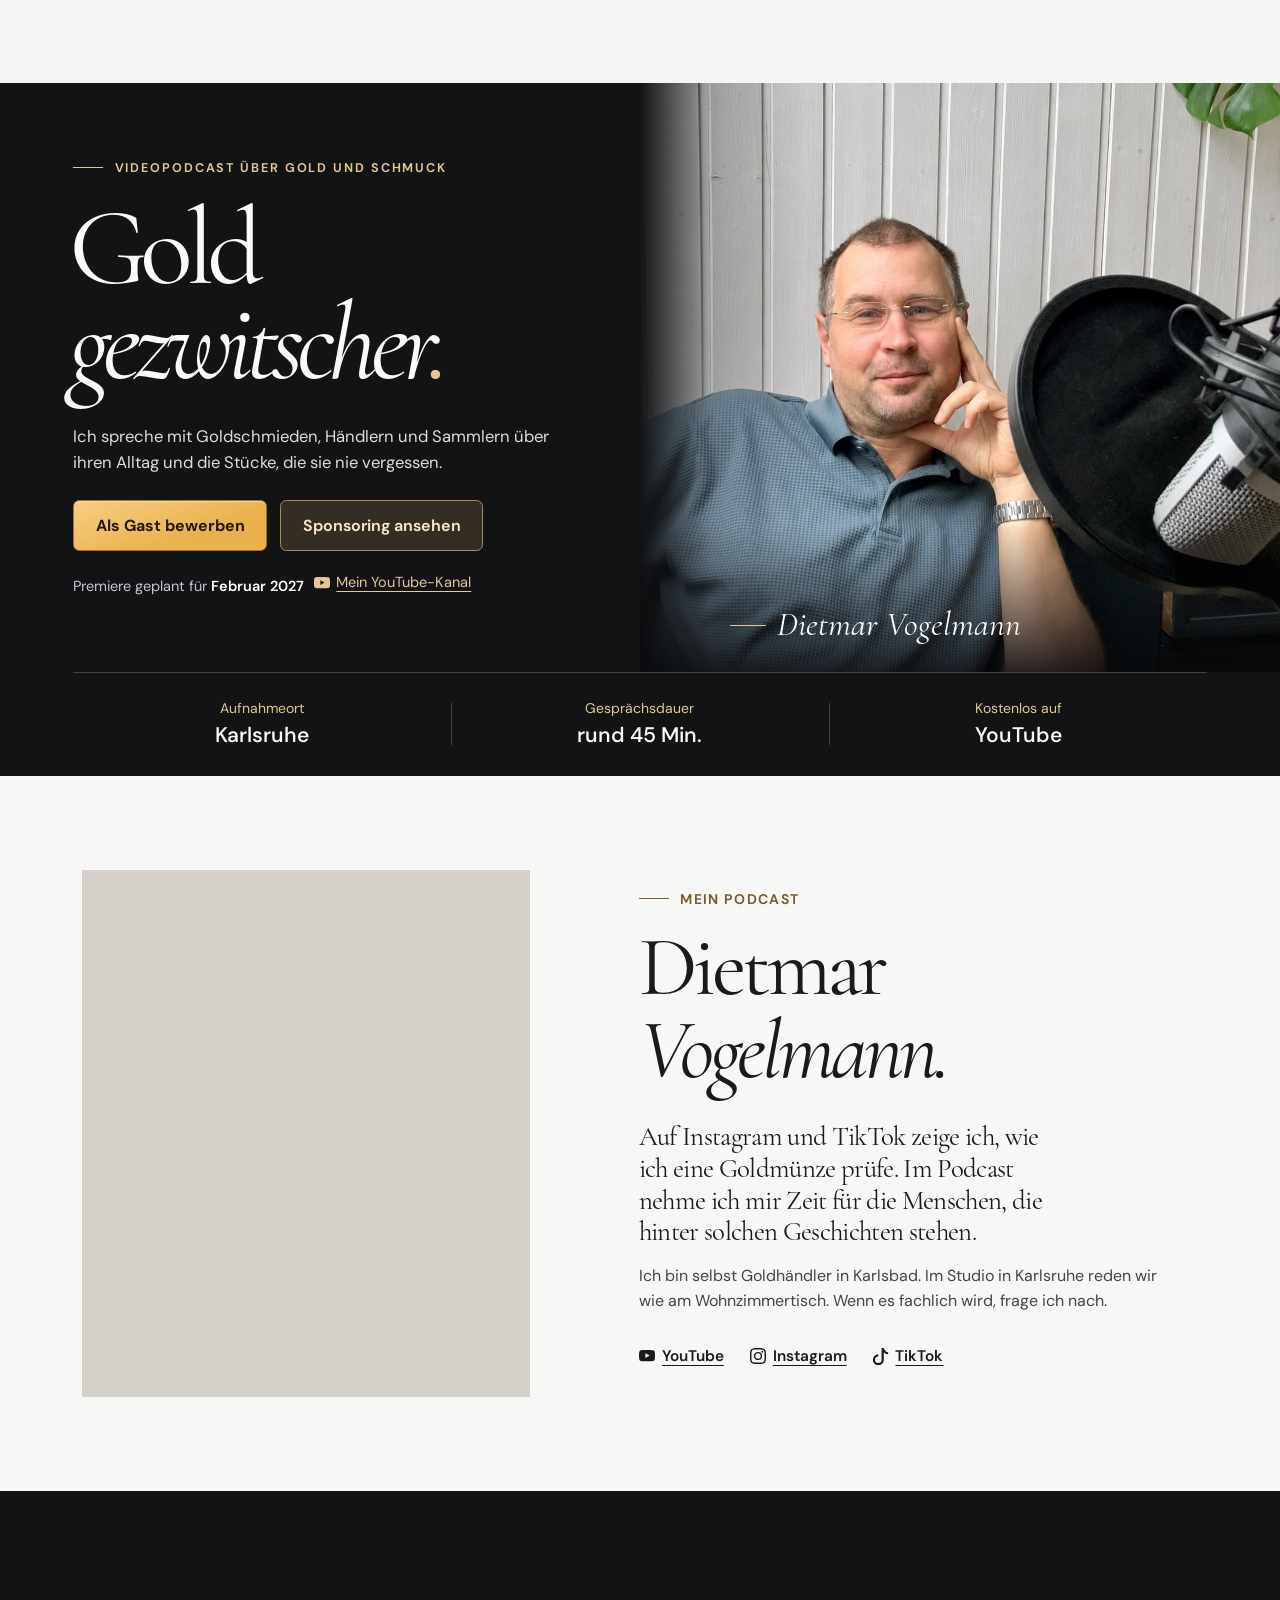
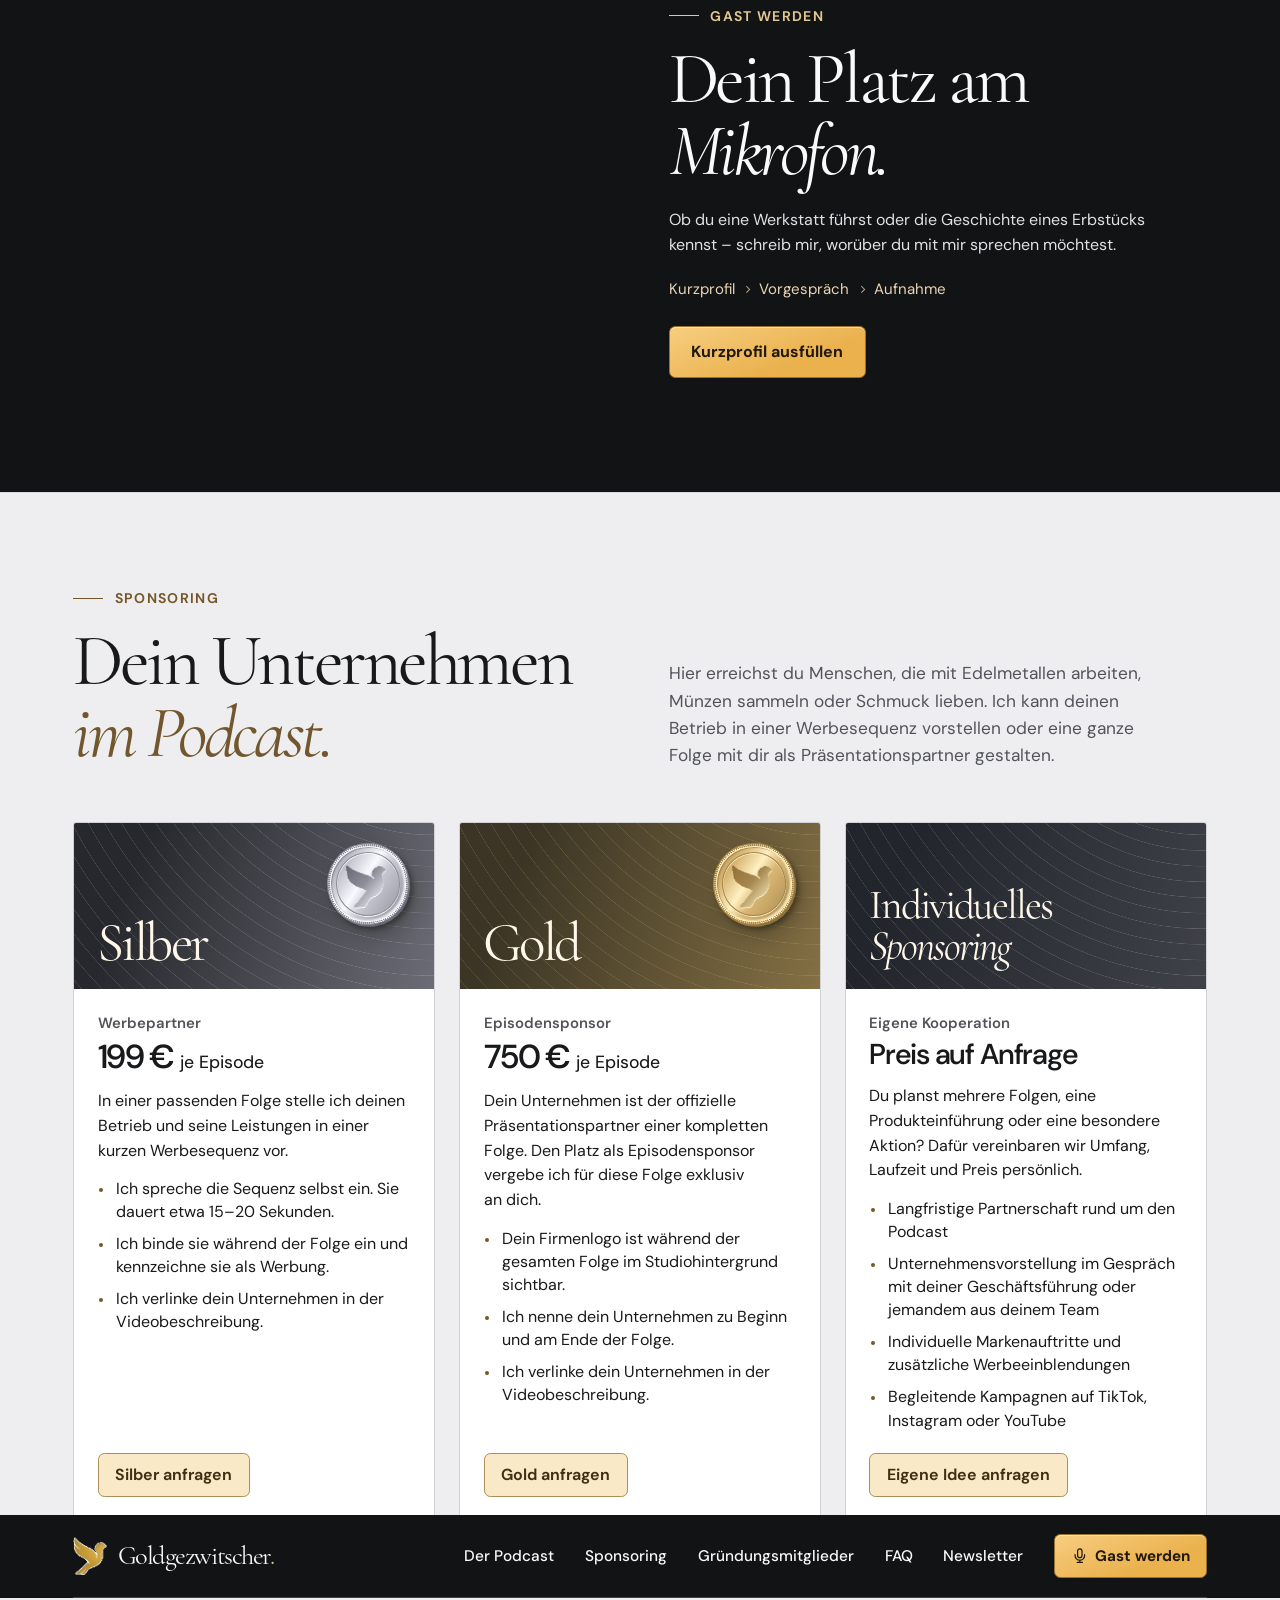
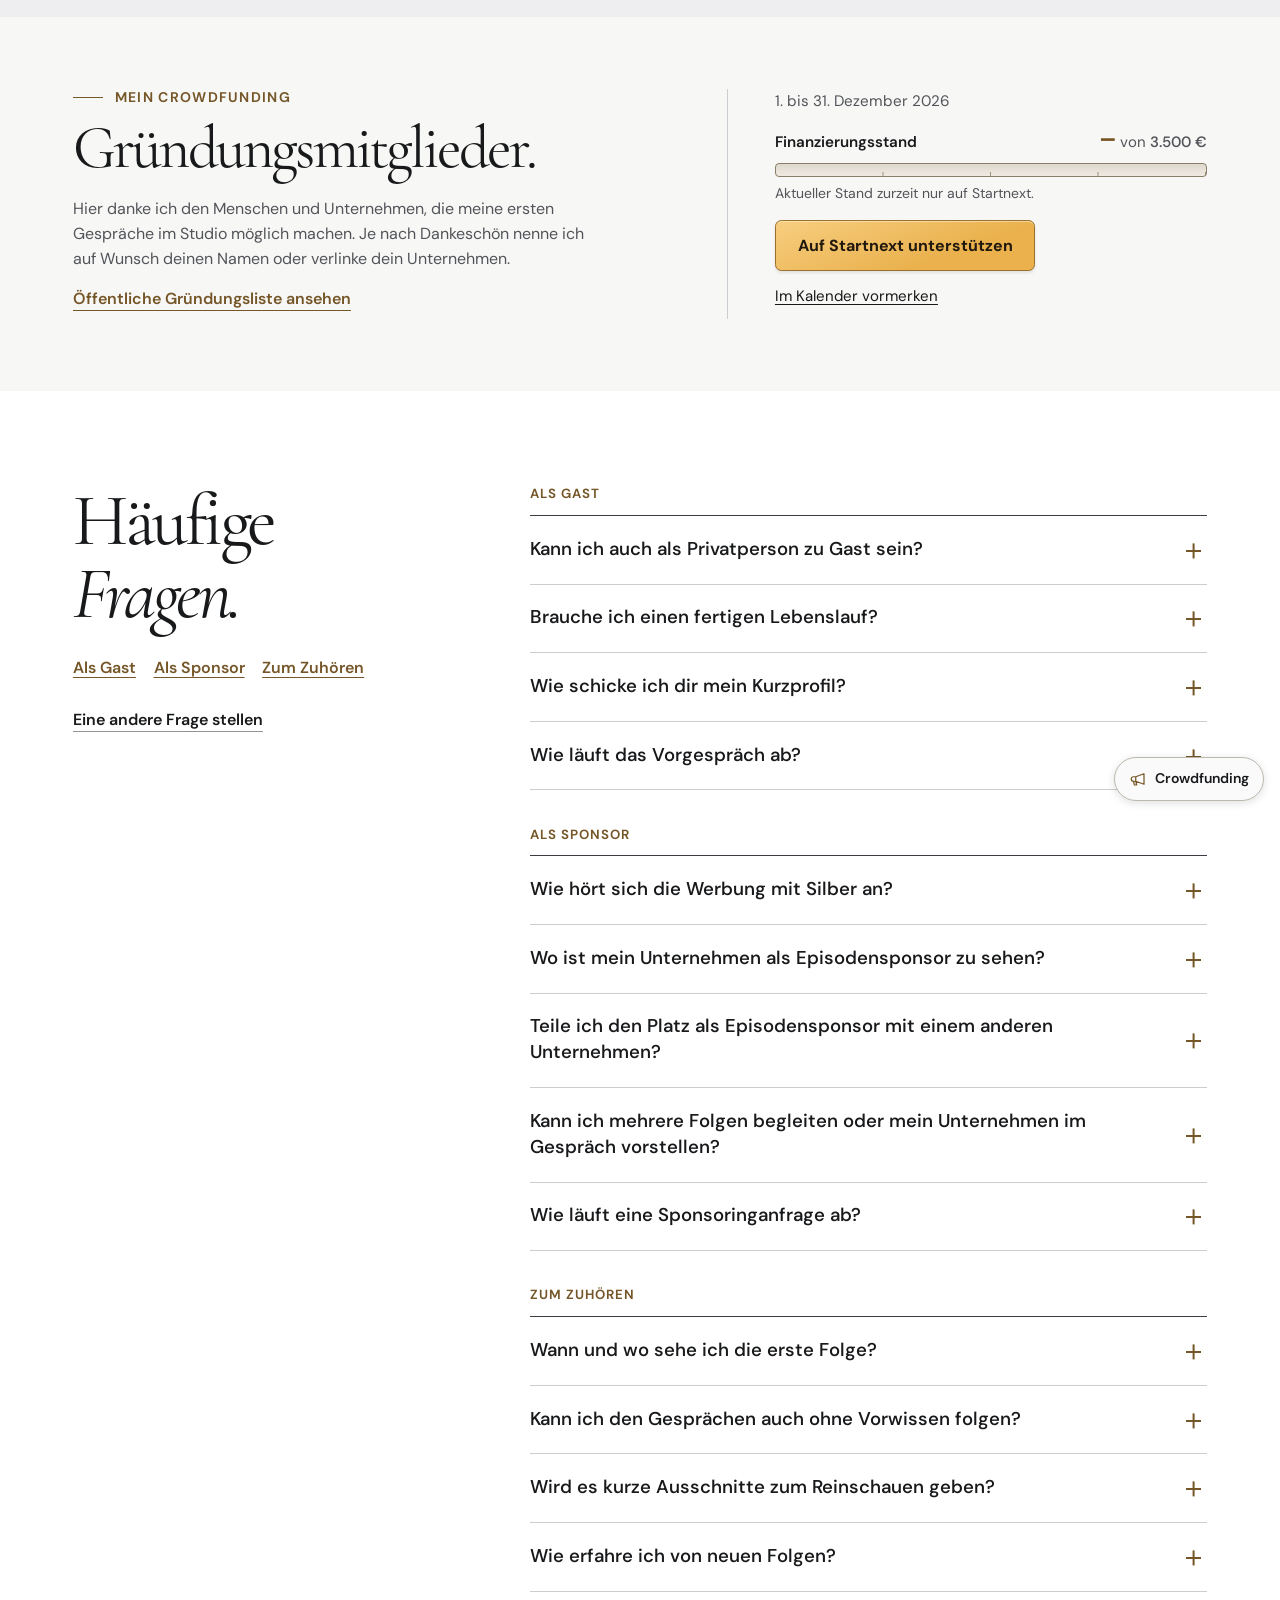
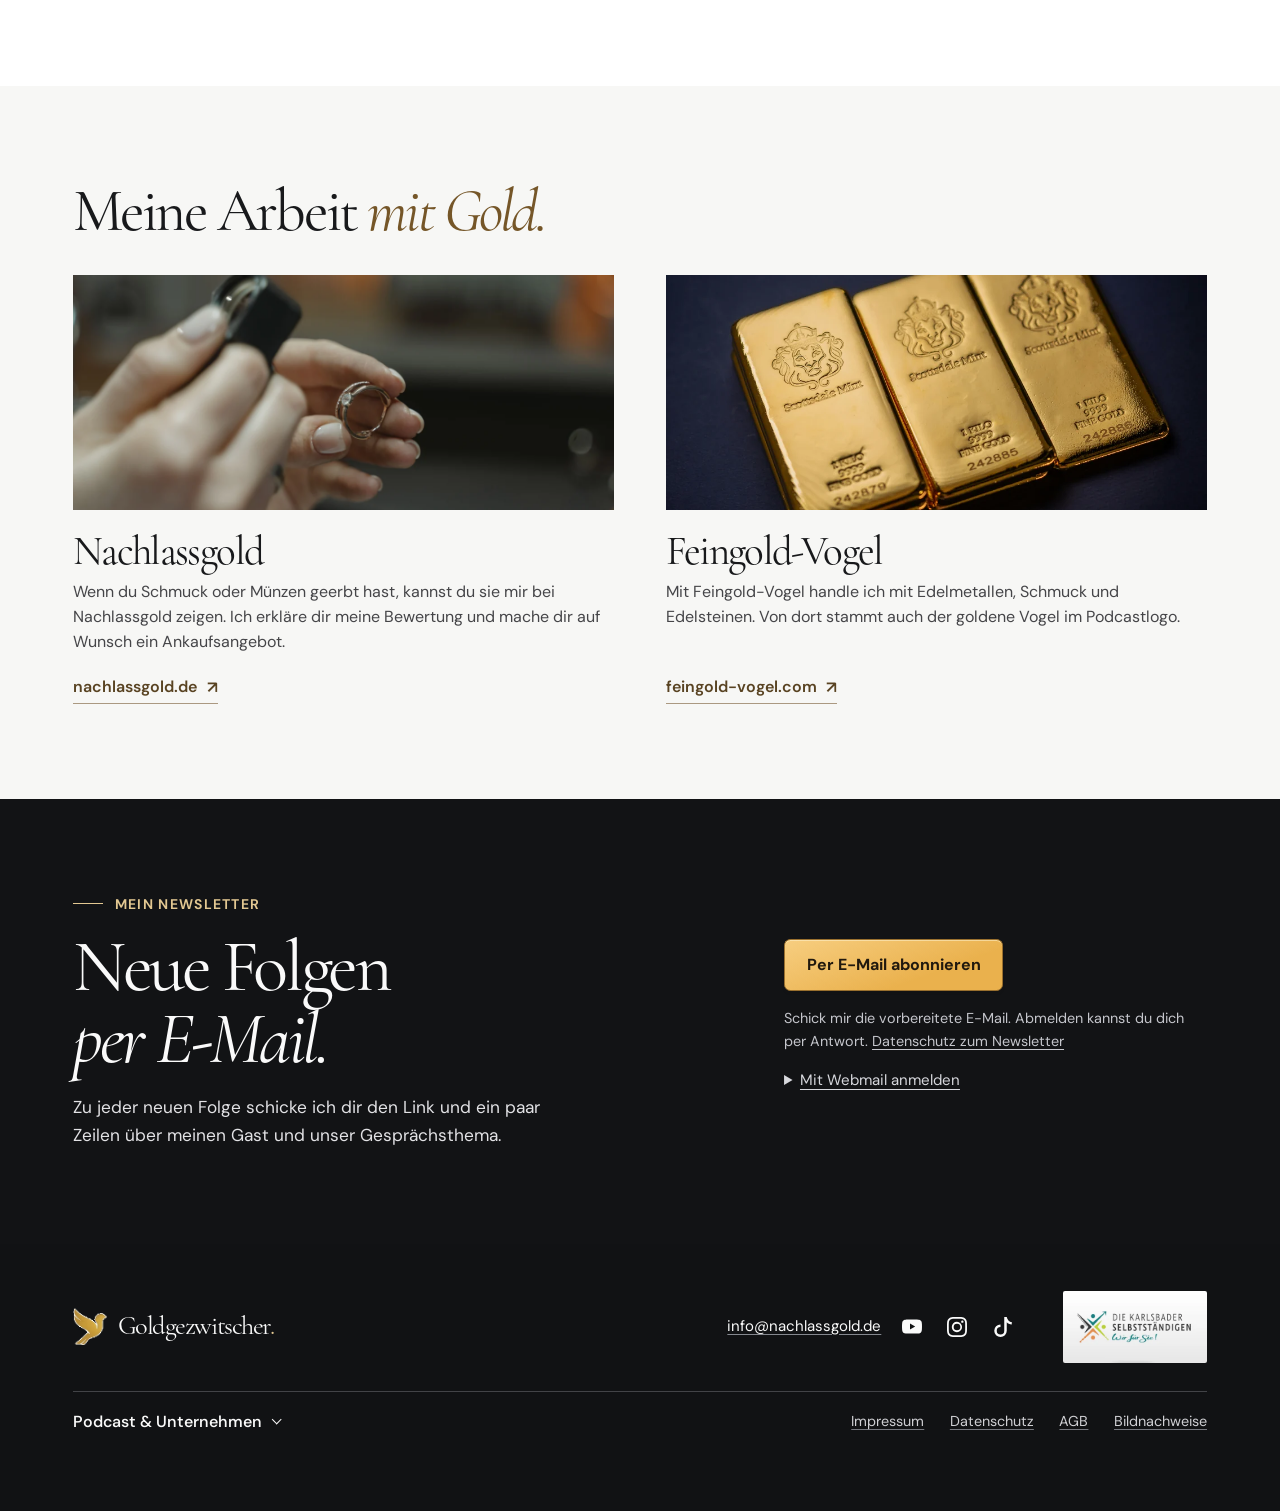
<file: mitmachen.html>
<!doctype html>
<html lang="de">
  <head>
    <meta charset="utf-8">
    <meta name="viewport" content="width=device-width, initial-scale=1">
    <meta name="robots" content="noindex,nofollow">
    <meta name="referrer" content="no-referrer">
    <meta http-equiv="refresh" content="0;url=index.html#crowdfunding">
    <link rel="canonical" href="https://goldgezwitscher.rateriser.tech/#crowdfunding">
    <title>Mein Crowdfunding · Goldgezwitscher</title>
    <link rel="stylesheet" href="assets/podcast.css?v=honig1">
  </head>
  <body>
    <main class="container redirect-page">
      <h1>Mein Crowdfunding</h1>
      <p><a class="text-link" href="index.html#crowdfunding">Auf der Startseite weiterlesen</a></p>
    </main>
  </body>
</html>
</file>
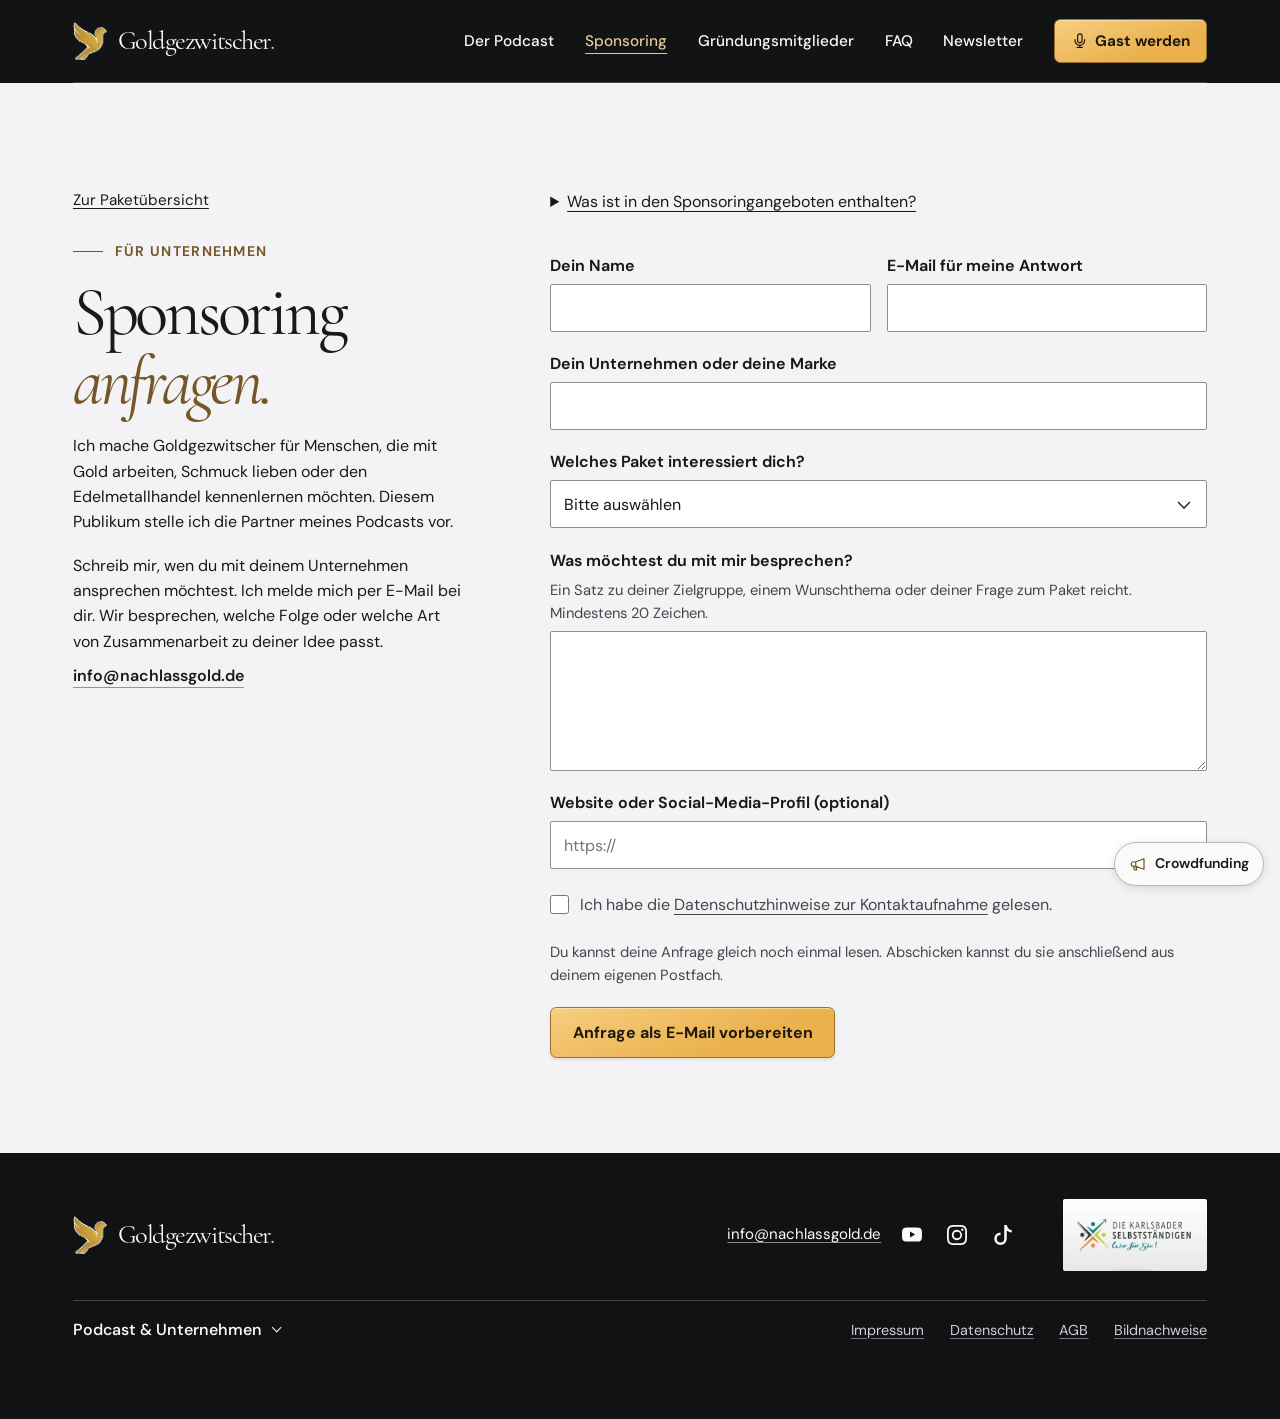
<file: sponsoren.html>
<!doctype html>
<html lang="de">
  <head>
    <meta charset="utf-8">
    <meta name="viewport" content="width=device-width,initial-scale=1">
    <meta name="robots" content="noindex,nofollow">
    <meta name="referrer" content="no-referrer">
    <meta http-equiv="x-dns-prefetch-control" content="off">
    <meta http-equiv="Content-Security-Policy" content="default-src 'none'; img-src 'self'; style-src 'self'; script-src 'self'; font-src 'self'; connect-src 'self' https://www.startnext.com/myty/api/crowdfunding/project/goldgezwitscher; media-src 'self'; frame-src 'none'; object-src 'none'; base-uri 'none'; form-action 'none'">
    <meta name="funding-endpoint" content="https://www.startnext.com/myty/api/crowdfunding/project/goldgezwitscher">
    <meta name="theme-color" content="#121315">
    <title>Sponsoring anfragen · Goldgezwitscher</title>
    <meta name="description" content="Ich biete gesprochene Werbung, exklusives Episodensponsoring und individuelle Kooperationen an. Hier kannst du mir deinen Betrieb und deine Idee vorstellen.">
    <meta property="og:title" content="Sponsoring anfragen · Goldgezwitscher">
    <meta property="og:description" content="Ich biete gesprochene Werbung, exklusives Episodensponsoring und individuelle Kooperationen an. Hier kannst du mir deinen Betrieb und deine Idee vorstellen.">
    <meta property="og:image" content="https://goldgezwitscher.rateriser.tech/assets/v7-dietmar-am-mikrofon-1110.webp">
    <link rel="icon" href="assets/haus-vogel.webp" type="image/webp">
    <link rel="preload" href="assets/fonts/cormorant.woff2" as="font" type="font/woff2" crossorigin>
    <link rel="stylesheet" href="assets/podcast.css?v=mobilpost1">
    <link rel="stylesheet" href="assets/sponsoring.css?v=honigknopf1">
    <link rel="stylesheet" href="assets/kampagne.css?v=mobilpost1">
    <script src="assets/podcast.js?v=mobilpost1" defer></script>
    <link rel="stylesheet" href="assets/footer.css?v=mobilpost1">
  </head>
  <body class="page-sponsoren">
    <a class="skip" href="#inhalt">Zum Inhalt</a>
    <header class="masthead">
      <div class="container header-inner">
        <a class="brand" href="index.html" aria-label="Goldgezwitscher, Startseite"><img src="assets/haus-vogel.webp" width="37" height="40" alt=""><span>Goldgezwitscher<span class="brand-stop">.</span></span></a>
        <div class="header-tools">
          <a href="bewerben.html#anfrage" class="button button-gold header-guest"><svg class="icon" width="20" height="20" fill="none" stroke="currentColor" stroke-width="1.65" stroke-linecap="round" stroke-linejoin="round" aria-hidden="true" viewBox="0 0 24 24"><rect x="9" y="2.5" width="6" height="12" rx="3"></rect><path d="M5.5 10.5v1a6.5 6.5 0 0 0 13 0v-1M12 18v3m-3.5 0h7"></path></svg>Gast werden</a>
          <button class="menu-toggle" type="button" aria-controls="hauptmenue" aria-expanded="false" hidden><span>Menü</span><svg class="icon" width="20" height="20" fill="none" stroke="currentColor" stroke-width="1.65" stroke-linecap="round" stroke-linejoin="round" aria-hidden="true" viewBox="0 0 24 24"><path d="M3 8h18M3 16h18"></path></svg></button>
        </div>
        <nav id="hauptmenue" class="main-nav" aria-label="Hauptnavigation">
          <a href="index.html#format">Der Podcast</a>
          <a href="sponsoren.html#anfrage" aria-current="page">Sponsoring</a>
          <a href="gruendungsmitglieder.html">Gründungsmitglieder</a>
          <a href="index.html#faq">FAQ</a>
          <a href="index.html#startpost">Newsletter</a>
          <a href="index.html#gast-werden" class="button button-gold nav-guest"><svg class="icon" width="20" height="20" fill="none" stroke="currentColor" stroke-width="1.65" stroke-linecap="round" stroke-linejoin="round" aria-hidden="true" viewBox="0 0 24 24"><rect x="9" y="2.5" width="6" height="12" rx="3"></rect><path d="M5.5 10.5v1a6.5 6.5 0 0 0 13 0v-1M12 18v3m-3.5 0h7"></path></svg>Gast werden</a>
        </nav>
      </div>
    </header>
    <main id="inhalt" tabindex="-1">
      <section class="form-section" id="anfrage">
        <div class="container form-grid">
          <div class="form-intro" id="partner">
            <a class="back-link" href="index.html#sponsoring">Zur Paketübersicht</a>
            <p class="eyebrow">Für Unternehmen</p>
            <h1>Sponsoring <em>anfragen.</em></h1>
            <p>Ich mache Goldgezwitscher für Menschen, die mit Gold arbeiten, Schmuck lieben oder den Edelmetallhandel kennenlernen möchten. Diesem Publikum stelle ich die Partner meines Podcasts vor.</p>
            <p>Schreib mir, wen du mit deinem Unternehmen ansprechen möchtest. Ich melde mich per E-Mail bei dir. Wir besprechen, welche Folge oder welche Art von Zusammenarbeit zu deiner Idee passt.</p>
            <a class="text-link" href="mailto:info@nachlassgold.de">info@nachlassgold.de</a>
          </div>
          <div>
            <details class="draft-text sponsor-summary">
              <summary>Was ist in den Sponsoringangeboten enthalten?</summary>
              <div class="sponsor-summary-offer">
                <h2>Silber · Werbepartner</h2>
                <p class="offer-price">199 € je Episode</p>
                <p>Ich nenne dein Unternehmen und seine Leistungen in einer etwa 15–20 Sekunden langen Werbesequenz. Ich spreche sie selbst ein, binde sie passend in die Folge ein und kennzeichne sie als Werbung. Dein Unternehmenslink steht in der Videobeschreibung.</p>
              </div>
              <div class="sponsor-summary-offer">
                <h2>Gold · Episodensponsor</h2>
                <p class="offer-price">750 € je Episode</p>
                <p>Dein Unternehmen ist exklusiver, offizieller Präsentationspartner der kompletten Folge. Dein Logo ist während der gesamten Folge im Studiohintergrund sichtbar. Ich nenne deinen Betrieb zu Beginn und am Ende und verlinke ihn in der Videobeschreibung.</p>
              </div>
              <div class="sponsor-summary-offer">
                <h2>Individuelles Sponsoring</h2>
                <p class="offer-price">Preis auf Anfrage</p>
                <p>Gemeinsam können wir mehrere Folgen oder eine langfristige Partnerschaft planen. Auch eine Unternehmensvorstellung mit jemandem aus deinem Team oder der Geschäftsführung, individuelle Markenauftritte und zusätzliche Werbeeinblendungen sind möglich. Wenn du eine Produkteinführung, eine besondere Aktion oder eine begleitende Kampagne auf TikTok, Instagram oder YouTube planst, erzähl mir davon. Wir vereinbaren Umfang, Laufzeit und Preis persönlich.</p>
              </div>
            </details>
            <noscript><p>Schick mir den Namen deines Unternehmens und deinen Paketwunsch direkt an <a href="mailto:info@nachlassgold.de">info@nachlassgold.de</a>.</p></noscript>
            <form class="inquiry-form" method="post" data-inquiry="sponsor" data-email="info@nachlassgold.de" hidden="">
              <div class="form-row">
                <div class="field">
                  <label for="name">Dein Name</label>
                  <input id="name" name="Name" autocomplete="name" maxlength="100" required>
                </div>
                <div class="field">
                  <label for="email">E-Mail für meine Antwort</label>
                  <input id="email" name="E-Mail" type="email" autocomplete="email" maxlength="180" required>
                </div>
              </div>
              <div class="field">
                <label for="company">Dein Unternehmen oder deine Marke</label>
                <input id="company" name="Unternehmen" autocomplete="organization" maxlength="160" required>
              </div>
              <div class="field">
                <label for="interest">Welches Paket interessiert dich?</label>
                <select id="interest" name="Partnerschaft" required>
                  <option value="">Bitte auswählen</option>
                  <option data-tier="silber">Silber – Werbepartner, 199 € je Episode</option>
                  <option data-tier="gold">Gold – Episodensponsor, 750 € je Episode</option>
                  <option data-tier="individuell">Individuelles Sponsoring – Preis auf Anfrage</option>
                  <option>Ich bin noch unsicher</option>
                </select>
              </div>
              <div class="field">
                <label for="message">Was möchtest du mit mir besprechen?</label>
                <p class="field-hint" id="message-hint">Ein Satz zu deiner Zielgruppe, einem Wunschthema oder deiner Frage zum Paket reicht. Mindestens 20 Zeichen.</p>
                <textarea id="message" name="Nachricht" rows="5" minlength="20" maxlength="1600" aria-describedby="message-hint" required></textarea>
              </div>
              <div class="field">
                <label for="profile">Website oder Social-Media-Profil (optional)</label>
                <input id="profile" name="Profil" type="url" placeholder="https://" maxlength="240" autocomplete="url">
              </div>
              <label class="check-row"><input name="privacy" type="checkbox" required><span>Ich habe die <a href="datenschutz.html#kontaktaufnahme">Datenschutzhinweise zur Kontaktaufnahme</a> gelesen.</span></label>
              <p class="field-hint">Du kannst deine Anfrage gleich noch einmal lesen. Abschicken kannst du sie anschließend aus deinem eigenen Postfach.</p>
              <button type="submit" class="button button-gold">Anfrage als E-Mail vorbereiten</button>
              <section class="form-result" hidden tabindex="-1" aria-labelledby="result-title">
                <h3 id="result-title">Deine Anfrage ist vorbereitet.</h3>
                <p>Öffne die Nachricht in deiner E-Mail-App und schick sie mir. Für Webmail kannst du den Text kopieren und an <a href="mailto:info@nachlassgold.de">info@nachlassgold.de</a> senden.</p>
                <label for="prepared-message">Deine Nachricht an mich</label>
                <textarea id="prepared-message" rows="8" readonly></textarea>
                <div class="actions">
                  <a class="button button-gold" data-email-link href="mailto:info@nachlassgold.de">E-Mail-App öffnen</a>
                  <button type="button" class="button button-paper" data-copy>Text kopieren</button>
                </div>
                <p class="copy-status" role="status" aria-live="polite"></p>
              </section>
            </form>
          </div>
        </div>
      </section>
    </main>
    <footer class="site-footer" id="social">
      <div class="container footer-wrap">
        <div class="footer-identity">
          <a class="brand" href="index.html" aria-label="Goldgezwitscher, Startseite"><img src="assets/haus-vogel.webp" width="37" height="40" alt=""><span>Goldgezwitscher<span class="brand-stop">.</span></span></a>
          <nav class="footer-contact" aria-label="Kontakt und Social Media">
            <a class="footer-email" href="mailto:info@nachlassgold.de">info@nachlassgold.de</a>
            <span class="footer-channels">
              <a href="https://www.youtube.com/@feingoldvogel" rel="external noreferrer" aria-label="YouTube" title="YouTube"><span>YouTube</span></a>
              <a href="https://www.instagram.com/feingold_vogel/" rel="external noreferrer" aria-label="Instagram" title="Instagram"><span>Instagram</span></a>
              <a href="https://www.tiktok.com/@feingold.vogel" rel="external noreferrer" aria-label="TikTok" title="TikTok"><span>TikTok</span></a>
            </span>
          </nav>
          <a class="regional" href="https://karlsbader-selbststaendigen.de/" rel="external noreferrer"><img src="assets/karlsbader-v20-480.webp" width="480" height="270" loading="lazy" alt="Die Karlsbader Selbstständigen"></a>
        </div>
        <div class="footer-bottom">
          <details class="footer-directory">
            <summary>Podcast &amp; Unternehmen</summary>
            <nav aria-label="Podcast und Unternehmen">
              <a href="bewerben.html#anfrage">Gast werden</a>
              <a href="index.html#sponsoring">Sponsoring</a>
              <a href="index.html#crowdfunding">Crowdfunding</a>
              <a href="gruendungsmitglieder.html">Gründungsmitglieder</a>
              <a href="https://www.nachlassgold.de/" rel="external noreferrer">Nachlassgold</a>
              <a href="https://www.feingold-vogel.com/" rel="external noreferrer">Feingold-Vogel</a>
            </nav>
          </details>
          <nav class="footer-legal" aria-label="Rechtliches">
            <a href="impressum.html">Impressum</a>
            <a href="datenschutz.html">Datenschutz</a>
            <a href="agb.html">AGB</a>
            <a href="bildnachweise.html">Bildnachweise</a>
          </nav>
        </div>
      </div>
    </footer>
  </body>
</html>
</file>
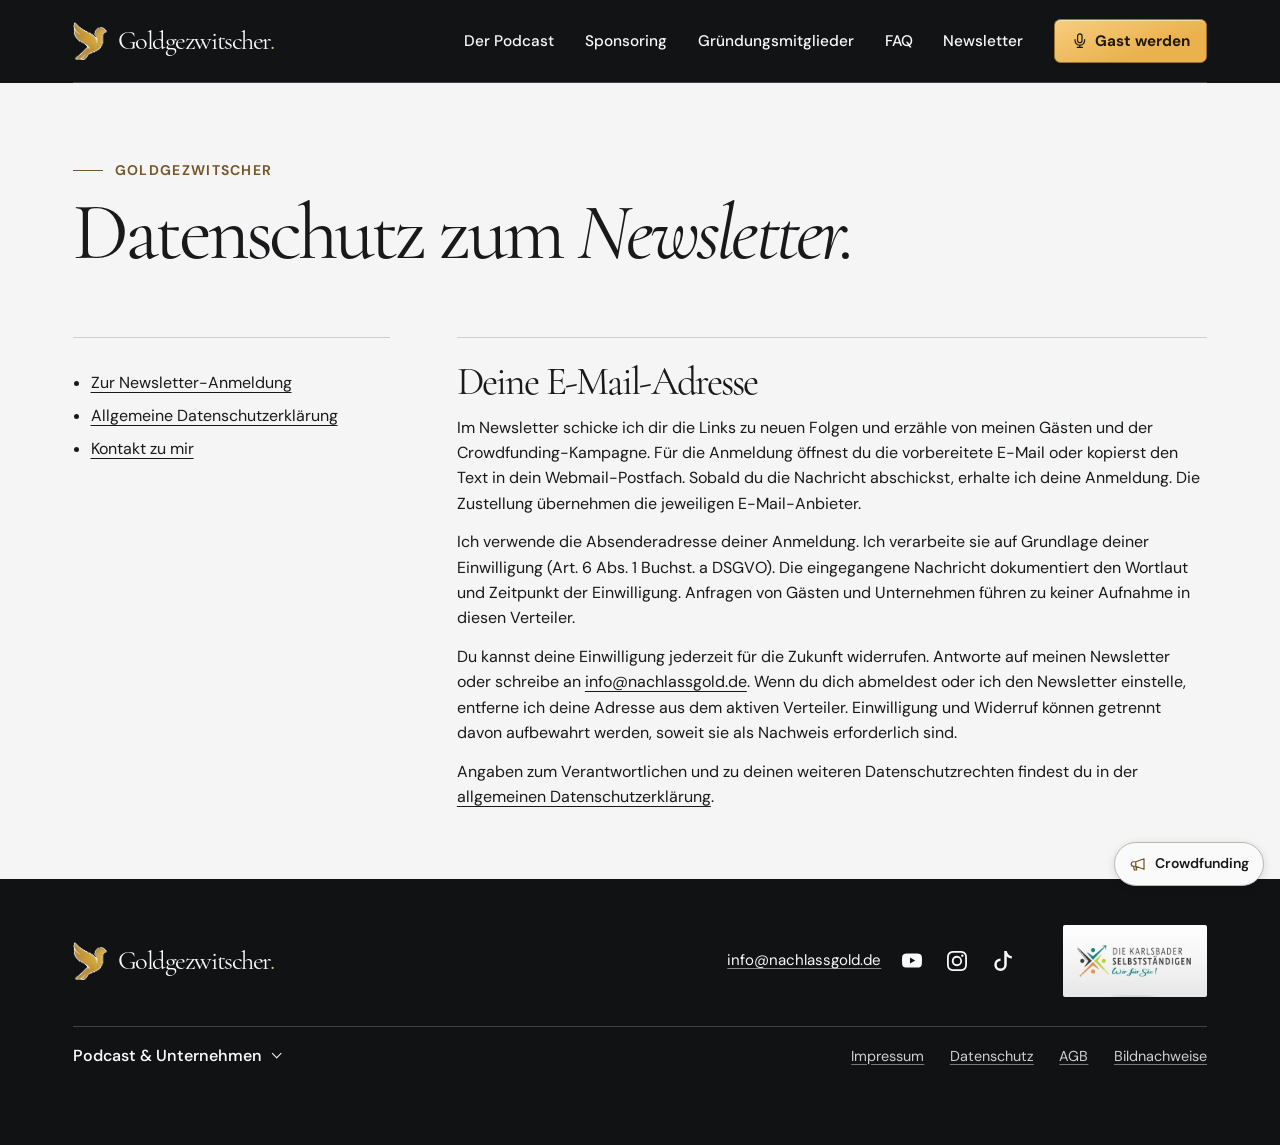
<file: startpost-datenschutz.html>
<!doctype html>
<html lang="de">
  <head>
    <meta charset="utf-8">
    <meta name="viewport" content="width=device-width,initial-scale=1">
    <meta name="robots" content="noindex,nofollow">
    <meta name="referrer" content="no-referrer">
    <meta http-equiv="x-dns-prefetch-control" content="off">
    <meta http-equiv="Content-Security-Policy" content="default-src 'none'; img-src 'self'; style-src 'self'; script-src 'self'; font-src 'self'; connect-src 'self' https://www.startnext.com/myty/api/crowdfunding/project/goldgezwitscher; media-src 'self'; frame-src 'none'; object-src 'none'; base-uri 'none'; form-action 'none'">
    <meta name="funding-endpoint" content="https://www.startnext.com/myty/api/crowdfunding/project/goldgezwitscher">
    <meta name="theme-color" content="#121315">
    <title>Datenschutz zum Newsletter · Goldgezwitscher</title>
    <meta name="description" content="So verwende ich deine E-Mail-Adresse für meinen Goldgezwitscher-Newsletter. Hier erfährst du auch, wie du dich wieder abmeldest.">
    <meta property="og:title" content="Datenschutz zum Newsletter · Goldgezwitscher">
    <meta property="og:description" content="So verwende ich deine E-Mail-Adresse für meinen Goldgezwitscher-Newsletter. Hier erfährst du auch, wie du dich wieder abmeldest.">
    <meta property="og:image" content="https://goldgezwitscher.rateriser.tech/assets/v7-dietmar-am-mikrofon-1110.webp">
    <link rel="icon" href="assets/haus-vogel.webp" type="image/webp">
    <link rel="preload" href="assets/fonts/cormorant.woff2" as="font" type="font/woff2" crossorigin>
    <link rel="stylesheet" href="assets/podcast.css?v=mobilpost1">
    <link rel="stylesheet" href="assets/kampagne.css?v=mobilpost1">
    <script src="assets/podcast.js?v=mobilpost1" defer></script>
    <link rel="stylesheet" href="assets/footer.css?v=mobilpost1">
  </head>
  <body class="page-startpost-datenschutz">
    <a class="skip" href="#inhalt">Zum Inhalt</a>
    <header class="masthead">
      <div class="container header-inner">
        <a class="brand" href="index.html" aria-label="Goldgezwitscher, Startseite"><img src="assets/haus-vogel.webp" width="37" height="40" alt=""><span>Goldgezwitscher<span class="brand-stop">.</span></span></a>
        <div class="header-tools">
          <a href="bewerben.html#anfrage" class="button button-gold header-guest"><svg class="icon" width="20" height="20" fill="none" stroke="currentColor" stroke-width="1.65" stroke-linecap="round" stroke-linejoin="round" aria-hidden="true" viewBox="0 0 24 24"><rect x="9" y="2.5" width="6" height="12" rx="3"></rect><path d="M5.5 10.5v1a6.5 6.5 0 0 0 13 0v-1M12 18v3m-3.5 0h7"></path></svg>Gast werden</a>
          <button class="menu-toggle" type="button" aria-controls="hauptmenue" aria-expanded="false" hidden><span>Menü</span><svg class="icon" width="20" height="20" fill="none" stroke="currentColor" stroke-width="1.65" stroke-linecap="round" stroke-linejoin="round" aria-hidden="true" viewBox="0 0 24 24"><path d="M3 8h18M3 16h18"></path></svg></button>
        </div>
        <nav id="hauptmenue" class="main-nav" aria-label="Hauptnavigation">
          <a href="index.html#format">Der Podcast</a>
          <a href="index.html#sponsoring">Sponsoring</a>
          <a href="gruendungsmitglieder.html">Gründungsmitglieder</a>
          <a href="index.html#faq">FAQ</a>
          <a href="index.html#startpost">Newsletter</a>
          <a href="index.html#gast-werden" class="button button-gold nav-guest"><svg class="icon" width="20" height="20" fill="none" stroke="currentColor" stroke-width="1.65" stroke-linecap="round" stroke-linejoin="round" aria-hidden="true" viewBox="0 0 24 24"><rect x="9" y="2.5" width="6" height="12" rx="3"></rect><path d="M5.5 10.5v1a6.5 6.5 0 0 0 13 0v-1M12 18v3m-3.5 0h7"></path></svg>Gast werden</a>
        </nav>
      </div>
    </header>
    <main id="inhalt" tabindex="-1">
      <header class="legal-intro">
        <div class="inner">
          <p class="eyebrow">Goldgezwitscher</p>
          <h1>Datenschutz zum <em>Newsletter.</em></h1>
        </div>
      </header>
      <div class="inner legal-layout">
        <div class="legal-overview">
          <nav aria-label="Weitere Informationen">
            <ul>
              <li><a href="index.html#startpost">Zur Newsletter-Anmeldung</a></li>
              <li><a href="datenschutz.html">Allgemeine Datenschutzerklärung</a></li>
              <li><a href="impressum.html#kontakt">Kontakt zu mir</a></li>
            </ul>
          </nav>
        </div>
        <div class="legal-content">
          <section aria-labelledby="verwendung">
            <h2 id="verwendung">Deine E-Mail-Adresse</h2>
            <p>Im Newsletter schicke ich dir die Links zu neuen Folgen und erzähle von meinen Gästen und der Crowdfunding-Kampagne. Für die Anmeldung öffnest du die vorbereitete E-Mail oder kopierst den Text in dein Webmail-Postfach. Sobald du die Nachricht abschickst, erhalte ich deine Anmeldung. Die Zustellung übernehmen die jeweiligen E-Mail-Anbieter.</p>
            <p>Ich verwende die Absenderadresse deiner Anmeldung. Ich verarbeite sie auf Grundlage deiner Einwilligung (Art. 6 Abs. 1 Buchst. a DSGVO). Die eingegangene Nachricht dokumentiert den Wortlaut und Zeitpunkt der Einwilligung. Anfragen von Gästen und Unternehmen führen zu keiner Aufnahme in diesen Verteiler.</p>
            <p>Du kannst deine Einwilligung jederzeit für die Zukunft widerrufen. Antworte auf meinen Newsletter oder schreibe an <a href="mailto:info@nachlassgold.de?subject=Goldgezwitscher%20%E2%80%93%20Newsletter%20abmelden">info@nachlassgold.de</a>. Wenn du dich abmeldest oder ich den Newsletter einstelle, entferne ich deine Adresse aus dem aktiven Verteiler. Einwilligung und Widerruf können getrennt davon aufbewahrt werden, soweit sie als Nachweis erforderlich sind.</p>
            <p>Angaben zum Verantwortlichen und zu deinen weiteren Datenschutzrechten findest du in der <a href="datenschutz.html">allgemeinen Datenschutzerklärung</a>.</p>
          </section>
        </div>
      </div>
    </main>
    <footer class="site-footer" id="social">
      <div class="container footer-wrap">
        <div class="footer-identity">
          <a class="brand" href="index.html" aria-label="Goldgezwitscher, Startseite"><img src="assets/haus-vogel.webp" width="37" height="40" alt=""><span>Goldgezwitscher<span class="brand-stop">.</span></span></a>
          <nav class="footer-contact" aria-label="Kontakt und Social Media">
            <a class="footer-email" href="mailto:info@nachlassgold.de">info@nachlassgold.de</a>
            <span class="footer-channels">
              <a href="https://www.youtube.com/@feingoldvogel" rel="external noreferrer" aria-label="YouTube" title="YouTube"><span>YouTube</span></a>
              <a href="https://www.instagram.com/feingold_vogel/" rel="external noreferrer" aria-label="Instagram" title="Instagram"><span>Instagram</span></a>
              <a href="https://www.tiktok.com/@feingold.vogel" rel="external noreferrer" aria-label="TikTok" title="TikTok"><span>TikTok</span></a>
            </span>
          </nav>
          <a class="regional" href="https://karlsbader-selbststaendigen.de/" rel="external noreferrer"><img src="assets/karlsbader-v20-480.webp" width="480" height="270" loading="lazy" alt="Die Karlsbader Selbstständigen"></a>
        </div>
        <div class="footer-bottom">
          <details class="footer-directory">
            <summary>Podcast &amp; Unternehmen</summary>
            <nav aria-label="Podcast und Unternehmen">
              <a href="bewerben.html#anfrage">Gast werden</a>
              <a href="index.html#sponsoring">Sponsoring</a>
              <a href="index.html#crowdfunding">Crowdfunding</a>
              <a href="gruendungsmitglieder.html">Gründungsmitglieder</a>
              <a href="https://www.nachlassgold.de/" rel="external noreferrer">Nachlassgold</a>
              <a href="https://www.feingold-vogel.com/" rel="external noreferrer">Feingold-Vogel</a>
            </nav>
          </details>
          <nav class="footer-legal" aria-label="Rechtliches">
            <a href="impressum.html">Impressum</a>
            <a href="datenschutz.html">Datenschutz</a>
            <a href="agb.html">AGB</a>
            <a href="bildnachweise.html">Bildnachweise</a>
          </nav>
        </div>
      </div>
    </footer>
  </body>
</html>
</file>
<file: assets/podcast.css>
@font-face {
  font-family: 'Cormorant';
  src: url('fonts/cormorant.woff2') format('woff2');
  font-style: normal;
  font-weight: 300 700;
  font-display: swap;
}
@font-face {
  font-family: 'Cormorant';
  src: url('fonts/cormorant-italic.woff2') format('woff2');
  font-style: italic;
  font-weight: 300 700;
  font-display: swap;
}
@font-face {
  font-family: 'DM Sans';
  src: url('fonts/dmsans.woff2') format('woff2');
  font-style: normal;
  font-weight: 100 1000;
  font-display: swap;
}

:root {
  --charcoal: #121315;
  --deep: #111214;
  --slate: #393c42;
  --ink: #18191b;
  --muted: #52545a;
  --gold: #e3c892;
  --brass: #755628;
  --button-gold: #e7b653;
  --button-gold-hover: #f1c675;
  --action-gold: #eab14d;
  --action-edge: #9a702e;
  --paper: #f5f5f5;
  --light: #fafafa;
  --mist: #e5e6e8;
  --line: #cccdd0;
  --dark-line: #424347;
  --serif: 'Cormorant', Georgia, serif;
  --sans: 'DM Sans', system-ui, sans-serif;
  --gutter: clamp(1.25rem, 5.7vw, 5.75rem);
  --section-space: clamp(3.8rem, 7.4vw, 7.25rem);
}

*, *::before, *::after { box-sizing: border-box; }
html { scroll-padding-top: 1.2rem; -webkit-text-size-adjust: 100%; }
body { margin: 0; background: var(--paper); color: var(--ink); font: 400 1rem/1.58 var(--sans); }
img { display: block; max-width: 100%; }
figure, p, h1, h2, h3, dl, dd { margin: 0; }
a { color: inherit; text-underline-offset: .23em; }
button, input, textarea, select { font: inherit; color: inherit; }
button { cursor: pointer; }
[hidden] { display: none !important; }
h1, h2, h3 { font-family: var(--serif); font-weight: 500; line-height: .99; letter-spacing: -.047em; }
h1 { font-size: clamp(3.45rem, 7.55vw, 7.05rem); }
h2 { font-size: clamp(2.8rem, 5.7vw, 5.3rem); }
h3 { font-size: clamp(2.15rem, 3.1vw, 3.25rem); }
h1 em, h2 em { font-weight: inherit; }
p { text-wrap: pretty; }
a:focus-visible, button:focus-visible, summary:focus-visible, input:focus-visible,
select:focus-visible, textarea:focus-visible, [tabindex="-1"]:focus-visible {
  outline: 3px solid #a96712; outline-offset: 4px;
}
.masthead :focus-visible, .cover-hero :focus-visible, .site-footer :focus-visible,
.invitation :focus-visible, .partner-heading :focus-visible { outline-color: var(--gold); }
.container, .inner, .legal-intro .inner, .v16-legal-intro {
  width: min(76rem, calc(100% - 2 * var(--gutter)));
  margin-inline: auto;
}
.section { padding-block: var(--section-space); }
.skip { position: absolute; z-index: 20; left: .75rem; top: .75rem; padding: .75rem 1rem; color: var(--charcoal); background: var(--light); transform: translateY(-160%); }
.skip:focus { transform: none; }
.eyebrow, .eyeline, .kicker {
  display: flex; align-items: center; gap: .7rem; color: var(--brass);
  font: 650 .875rem/1.45 var(--sans); letter-spacing: .095em; text-transform: uppercase;
}
.eyebrow::before, .eyeline::before {
  content: ''; width: 1.9rem; height: 1px; flex: 0 0 auto; background: currentColor;
}
.eyebrow + :is(h1,h2) { margin-top: 1.05rem; }
.icon { display: inline-block; width: 1.16em; height: 1.16em; flex: 0 0 auto; }
.actions, .inline-links { display: flex; flex-wrap: wrap; align-items: center; gap: .8rem 1.6rem; }
.button {
  display: inline-flex; align-items: center; justify-content: center; gap: .65rem;
  min-height: 3.22rem; padding: .77rem 1.35rem; border: 1px solid transparent;
  border-radius: .4rem; font: 650 1rem/1.35 var(--sans); text-decoration: none;
  transition: background-color .2s ease, border-color .2s ease;
}
.button-gold {
  color: #21190e;
  background-color: var(--action-gold);
  background-image: linear-gradient(160deg, #f7ce80, transparent 68%);
  border-color: var(--action-edge);
  box-shadow: inset 0 1px 0 #fff5d585, 0 2px 3px #21190e18;
  font-weight: 700;
}
.button-gold:hover { background-color: #f5c369; border-color: #ae8136; }
.button-gold:active { background: #e1a644; box-shadow: inset 0 1px 2px #56380830; }
.button-paper { color: var(--ink); background: transparent; border-color: #85868b; }
.button-paper:hover { background: #e9eaed; }
.text-link {
  display: inline-flex; align-items: center; min-height: 2.75rem;
  color: inherit; font-weight: 600; text-decoration-line: underline; text-decoration-color: #939498; text-underline-offset: .4em;
}
.text-link:hover { text-decoration-color: currentColor; }
.lead { max-width: 39rem; margin-top: 1.35rem; color: var(--muted); font-size: clamp(1.05rem, 1.52vw, 1.33rem); line-height: 1.55; }

/* Masthead and navigation */
.masthead { position: relative; z-index: 5; color: var(--light); background: var(--charcoal); }
.menu-ready { scroll-padding-top: 6.3rem; }
.menu-ready .masthead { position: sticky; top: 0; }
.header-inner {
  min-height: 5.2rem; display: flex; align-items: center; justify-content: space-between; gap: 2rem;
  position: relative; border-bottom: 1px solid var(--dark-line);
}
.header-tools { display: none; }
.brand { display: inline-flex; align-items: center; gap: .67rem; text-decoration: none; width: max-content; max-width: 100%; }
.brand img { width: 2.12rem; height: 2.35rem; object-fit: contain; }
.brand > span { font: 600 clamp(1.65rem, 2vw, 2.05rem)/1 var(--serif); letter-spacing: -.055em; }
.brand-stop { color: var(--gold); }
.main-nav { display: flex; align-items: center; gap: clamp(1rem, 2.4vw, 2.4rem); }
.main-nav a, .menu-toggle { display: inline-flex; min-height: 2.8rem; align-items: center; font-size: .96rem; font-weight: 500; text-decoration: none; }
.main-nav a:not(.nav-guest):is(:hover, [aria-current]) { color: var(--gold); }
.main-nav [aria-current]:not(.nav-guest) { text-decoration: underline; text-underline-offset: .48em; }
.main-nav .nav-guest, .masthead .header-guest {
  min-height: 2.8rem;
  padding: .52rem 1rem;
  gap: .4rem;
  font-size: .95rem;
  font-weight: 700;
  white-space: nowrap;
}
.masthead .header-guest { display: none; }
.masthead :is(.nav-guest, .header-guest)[aria-current="page"] { text-decoration: underline; text-underline-offset: .21em; }
.menu-toggle { display: none; background: transparent; border: 1px solid var(--dark-line); border-radius: 3px; gap: .5rem; padding: .42rem .7rem; }

/* The live portrait and typography share one edge-to-edge cover. */
.cover-hero { color: var(--light); background: var(--charcoal); overflow: clip; }
.hero-stage { position: relative; isolation: isolate; }
.hero-layout { display: grid; grid-template-columns: minmax(0, .99fr) minmax(0, 1fr); align-items: center; }
.hero-copy { position: relative; z-index: 1; padding: clamp(3.4rem, 5.9vw, 6.5rem) 1.35rem clamp(3rem, 5.2vw, 5.4rem) 0; }
.cover-hero .eyebrow { color: var(--gold); font-size: .79rem; letter-spacing: .15em; }
.hero-copy .show-title { font-size: clamp(5.8rem, 8.6vw, 8.7rem); line-height: .8; letter-spacing: -.063em; margin: 1.7rem 0 1.7rem -.04em; }
.show-title em { display: block; line-height: .94; font-weight: 400; }
.show-title em span { color: var(--gold); }
.hero-intro { max-width: 32rem; color: #dddde0; font-size: clamp(1.04rem, 1.25vw, 1.19rem); line-height: 1.59; }
.release-date { display: flex; align-items: baseline; flex-wrap: wrap; column-gap: .65rem; margin-top: .6rem; color: #c7c7cd; font-size: .91rem; }
.release-date time { color: white; font-weight: 600; }
.date-action { display: inline-flex; align-items: center; min-height: 2.75rem; text-underline-offset: .25em; }
.release-date .date-action { color: var(--gold); }
.hero-actions { margin-top: 1.5rem; gap: .65rem .8rem; }
.hero-actions .button-outline { border-color: #a98c5b; color: #fae8c4; background: #332d24; }
.hero-actions .button-outline:hover { background: #493c2a; border-color: #e6c68a; }
.theme-player { display: grid; gap: .45rem; margin-top: 1.1rem; max-width: 24rem; }
.theme-player p { color: var(--gold); font-weight: 600; }
.theme-player audio { width: 100%; }
.cover-portrait { position: absolute; top: 0; bottom: 0; right: 0; width: 50%; overflow: hidden; background: #545456; }
.cover-portrait img { width: 100%; height: 100%; object-fit: cover; object-position: 50% 40%; }
.cover-portrait::after { content: ''; position: absolute; inset: 0; background: linear-gradient(0deg, #07080adc, transparent 25%), linear-gradient(90deg, #121315, #12131544 11%, transparent 28%); }
.cover-portrait figcaption { position: absolute; z-index: 1; left: 14%; bottom: 5%; display: flex; align-items: center; gap: .7rem; color: white; font: italic 500 clamp(1.65rem,2.65vw,2.75rem)/1 var(--serif); }
.cover-portrait figcaption::before { content: ''; width: 2.25rem; height: 1px; background: var(--gold); }
.hero-facts {
  display: grid;
  grid-template-columns: repeat(3, minmax(0, 1fr));
  border-top: 1px solid var(--dark-line);
  padding-block: clamp(1.15rem, 2.1vw, 1.85rem);
}
.hero-facts > div {
  position: relative;
  display: grid;
  place-content: center;
  gap: .3rem;
  text-align: center;
}
.hero-facts > div + div::before {
  content: '';
  position: absolute;
  inset-block: 8%;
  inset-inline-start: 0;
  width: 1px;
  background: var(--dark-line);
}
.hero-facts dt { color: var(--gold); font-size: clamp(.75rem, 1.1vw, .875rem); line-height: 1.3; }
.hero-facts dd { font-size: clamp(.875rem, 1.65vw, 1.4rem); font-weight: 550; line-height: 1.25; }
.page-heading > .actions { margin-top: 1.45rem; }

/* Icons are local and inherit the link colour, including keyboard and forced-colour states. */
a[href*="instagram.com/" i] { --platform-icon: url("social/instagram.svg"); }
a[href*="tiktok.com/" i] { --platform-icon: url("social/tiktok.svg"); }
a[href*="youtube.com/" i] { --platform-icon: url("social/youtube.svg"); }
a:is([href*="instagram.com/" i], [href*="tiktok.com/" i], [href*="youtube.com/" i])::before {
  content: "";
  display: inline-block;
  width: 1.08em;
  height: 1.08em;
  flex: 0 0 1.08em;
  margin-inline-end: .43em;
  vertical-align: -.15em;
  background-color: currentColor;
  -webkit-mask: var(--platform-icon) center / contain no-repeat;
  mask: var(--platform-icon) center / contain no-repeat;
}
a:is([href*="instagram.com/" i], [href*="tiktok.com/" i], [href*="youtube.com/" i]) > .v16-social-icon { display: none; }
@media (forced-colors: active) {
  a:is([href*="instagram.com/" i], [href*="tiktok.com/" i], [href*="youtube.com/" i])::before { forced-color-adjust: none; background: LinkText; }
}

.partner-intro, .invite-spread {
  display: grid;
  grid-template-columns: minmax(0,.94fr) minmax(0,1fr);
  gap: clamp(2rem,7vw,7rem);
}
.partner-intro h2 { max-width: 9em; }
.partner-intro em { display: block; color: #72572e; }
.profile-links { display: flex; flex-wrap: wrap; align-items: center; gap: .4rem 1.4rem; margin-top: 1rem; }
.profile-links a { display: inline-flex; align-items: center; min-height: 2.75rem; font-size: .96rem; font-weight: 600; }

/* Crowdfunding and the public register share one stop on the landing page. */
.campaign-note { background: #f7f7f5; }
.campaign-note-inner {
  display: grid;
  grid-template-columns: minmax(0, 1.08fr) minmax(0, .92fr);
  align-items: center;
  gap: clamp(2rem, 7vw, 7rem);
  padding-block: clamp(2.65rem, 5.5vw, 5rem);
}
.campaign-story .eyebrow { color: var(--brass); }
.campaign-story h2 {
  margin-top: .6rem;
  font-size: clamp(2.55rem, 4.7vw, 4.6rem);
  line-height: 1.04;
  hyphens: manual;
}
.campaign-story p:not(.eyebrow) { max-width: 47ch; margin-top: 1rem; color: var(--muted); }
.campaign-story .text-link { color: var(--brass); text-decoration-color: currentColor; }
.campaign-summary { min-width: 0; padding-inline-start: clamp(1.6rem, 3.7vw, 3.75rem); border-inline-start: 1px solid var(--line); }
.campaign-period { margin-bottom: .85rem; color: var(--muted); font-size: .95rem; }
.campaign-summary .campaign-links { display: flex; flex-wrap: wrap; align-items: center; gap: .2rem 1.1rem; margin-top: 1rem; }
.newsletter-layout {
  display: grid;
  grid-template-columns: minmax(0, 1.18fr) minmax(0, .82fr);
  align-items: center;
  gap: clamp(2.5rem, 8vw, 8rem);
}
.newsletter-layout h2 em { display: block; }
.section-lead { max-width: 43ch; margin-top: 1.2rem; font-size: clamp(1.02rem, 1.35vw, 1.18rem); line-height: 1.6; }
.newsletter-section { background: var(--charcoal); color: var(--light); }
.newsletter-layout .eyebrow { color: var(--gold); }
.newsletter-layout .section-lead { color: #e2e2e5; }
.newsletter-enrollment { max-width: 32rem; }
.newsletter-enrollment .fine-print { margin-top: 1rem; font-size: .9rem; color: #c5c6cc; }
.newsletter-webmail { margin-top: .3rem; color: #d7d8dd; font-size: .94rem; }
.draft-text summary { width: fit-content; cursor: pointer; padding-block: .72rem; text-decoration: underline; text-underline-offset: .25em; }
.draft-envelope { display: grid; gap: .4rem; margin-block: .85rem; }
.draft-envelope > div { display: grid; grid-template-columns: 3.4rem minmax(0, 1fr); gap: .65rem; }
.draft-envelope dt, .newsletter-webmail label { color: var(--gold); font-weight: 600; }
.draft-envelope dd { overflow-wrap: anywhere; user-select: all; }
.newsletter-webmail textarea { display: block; width: 100%; padding: .75rem; margin-block: .3rem .75rem; color: var(--ink); background: #fbfbfb; border: 1px solid #9b9da3; border-radius: 2px; resize: vertical; line-height: 1.5; }
.newsletter-webmail .button { color: white; border-color: #98999f; }
.newsletter-webmail .button:hover { background: #303238; }
.newsletter-webmail .copy-status { margin-top: .6rem; }
.copy-status:empty { display: none; }
.newsletter-section :focus-visible, .guest-invite :focus-visible { outline-color: var(--gold); }

/* Invitation to take the second microphone. */
.guest-invite { color: var(--light); background: var(--charcoal); }
.invite-spread { align-items: center; padding-block: var(--section-space); }
.invite-image { overflow: hidden; }
.invite-image img { width: 100%; height: auto; aspect-ratio: 1.23; object-fit: cover; object-position: 58% 47%; }
.invite-copy .eyebrow { color: var(--gold); }
.invite-copy h2 em { display: block; }
.invite-copy > p:not(.eyebrow) { margin-top: 1.2rem; color: #e1e1e4; max-width: 44ch; }
.guest-steps { display: flex; flex-wrap: wrap; align-items: center; gap: .4rem .6rem; margin: 1.3rem 0 1.55rem; padding: 0; list-style: none; }
.guest-steps li { display: flex; align-items: center; gap: .6rem; color: #e8d5b3; font-size: .94rem; }
.guest-steps li + li::before { content: ''; width: .34rem; height: .34rem; border: solid #b8a47d; border-width: 1px 1px 0 0; transform: rotate(45deg); }

/* The impressions repeat the bird on Dietmar's cover in three metal finishes. */
.partnerships { background: #eeeef0; border-top: 1px solid #dbdcdf; }
.partner-intro { align-items: end; margin-bottom: clamp(2rem,4.1vw,3.8rem); }
.partner-intro > p { max-width: 32rem; color: var(--muted); font-size: clamp(1rem,1.35vw,1.17rem); }
.partner-grid { display: grid; grid-template-columns: repeat(3,minmax(0,1fr)); gap: clamp(.85rem,1.85vw,1.8rem); }
.partner-card {
  --case-dark: #38271e; --case-light: #81563e; --edge: #966849; --metal: #cb946e; --shine: #fae1bd; --dark-metal: #835232;
  display: flex; flex-direction: column; min-width: 0; overflow: hidden;
  background: #fff; border: 1px solid #d1d1d3; border-radius: 3px;
}
.tier-silber { --case-dark: #27282d; --case-light: #6b6c75; --edge: #8d8e98; --metal: #c5c6ce; --shine: #f9faff; --dark-metal: #686a75; }
.tier-gold { --case-dark: #3b3525; --case-light: #847044; --edge: #a5884f; --metal: #d9b673; --shine: #fff0c2; --dark-metal: #92723b; }
.partner-face {
  position: relative; display: flex; align-items: flex-end; isolation: isolate; overflow: hidden;
  min-height: clamp(9.7rem,13vw,12.55rem); padding: clamp(1.05rem,1.8vw,1.75rem);
  background: linear-gradient(111deg, var(--case-dark) 18%, var(--case-light));
  color: #fff8ea;
}
.partner-face::before {
  content: ""; position: absolute; z-index: -1; inset: 0; opacity: .26;
  background: repeating-radial-gradient(ellipse at 99% -140%, transparent 0 8px, var(--metal) 8.4px, transparent 9px 14px);
}
.partner-face h3 { position: relative; font-size: clamp(2.85rem,4.3vw,4rem); font-weight: 500; line-height: .86; }
.foil-stamp {
  position: absolute; top: 12%; right: 7%; width: clamp(4.4rem,6.4vw,6.1rem); aspect-ratio: 1;
  border-radius: 50%; border: 1px solid var(--edge); transform: rotate(-9deg);
  background: repeating-conic-gradient(var(--edge) 0deg .9deg, var(--shine) 1deg 1.8deg, var(--metal) 2.1deg 3deg);
  box-shadow: 1px 2px 0 var(--dark-metal), 3px 5px 5px #15160f70, 5px 11px 19px #221a1245;
}
.foil-stamp::before, .foil-stamp::after { content: ""; position: absolute; border-radius: inherit; }
.foil-stamp::before {
  inset: 3%; border: 1px solid var(--shine);
  background: linear-gradient(133deg, var(--dark-metal) -15%, var(--metal) 24%, var(--shine) 44%, var(--metal) 58%, var(--edge) 97%);
  box-shadow: inset 1px 1px 1px var(--edge), inset -1px -1px 2px var(--shine);
}
.foil-stamp::after { inset: 10%; border: 1px solid var(--edge); box-shadow: 0 1px 0 var(--shine), inset 0 1px 0 var(--shine); }
.minted-bird { position: absolute; inset: 22% 25%; filter: drop-shadow(0 1px 0 var(--shine)); }
.minted-bird::before {
  content: ""; display: block; width: 100%; height: 100%;
  background: linear-gradient(140deg,var(--dark-metal) 5%,var(--edge) 45%,var(--shine) 92%);
  -webkit-mask: url("haus-vogel.webp") center / contain no-repeat;
  mask: url("haus-vogel.webp") center / contain no-repeat;
}
.partner-details { display: flex; flex: 1; flex-direction: column; align-items: flex-start; min-width: 0; padding: clamp(1.05rem,1.85vw,1.8rem); }
.partner-scope { color: var(--muted); font: 600 .93rem/1.4 var(--sans); }
.partner-price { margin: .26rem 0 .85rem; font: 550 clamp(1.8rem,2.6vw,2.55rem)/1.12 var(--sans); font-variant-numeric: lining-nums tabular-nums; letter-spacing: -.04em; }
.price-unit { font-size: .53em; font-weight: 450; letter-spacing: normal; white-space: nowrap; }
.partner-description { margin-bottom: 1.35rem; line-height: 1.55; }
.partner-action {
  display: inline-flex; align-items: center; justify-content: center;
  margin-top: auto; max-width: 100%; min-height: 2.8rem; padding: .54rem 1.05rem;
  background: #fae9c7; color: #422f13; border: 1px solid #ac8e58; border-radius: .4rem;
  font-weight: 650; line-height: 1.3; text-align: center; text-decoration: none;
}
.partner-action:hover { background: #f3d69e; border-color: #8a682e; }
.partner-card:focus-within { border-color: var(--edge); }
.sponsor-inquiry-link { margin-top: 1.15rem; }
@media (hover:hover) and (pointer:fine) and (prefers-reduced-motion:no-preference) {
  .foil-stamp { transition: transform 240ms ease; }
  .partner-card:hover .foil-stamp { transform: translateY(-2px) rotate(-5deg); }
}

/* Focused application pages and fallback for old bookmarks. */
.form-intro .eyebrow { margin-top: 1.2rem; }
.form-intro h1 { font-size: clamp(3.45rem,5.4vw,5.6rem); overflow-wrap: break-word; }
.form-intro h1 em { color: #755628; }
.back-link { display: inline-flex; min-height: 2.75rem; align-items: center; font-size: .95rem; }
.redirect-page { padding-block: var(--section-space); }

/* Enquiries */
.form-section { padding-block: var(--section-space); background: #f3f3f5; }
.form-grid { display: grid; grid-template-columns: .75fr 1.25fr; align-items: start; gap: clamp(2rem, 6.5vw, 6.2rem); }
.form-intro > p:not(.eyebrow) { margin-top: 1.15rem; }
.form-intro .mail-note { color: var(--muted); }
.form-intro .text-link { max-width: 100%; overflow-wrap: anywhere; }
.inquiry-form { display: grid; gap: 1.2rem; min-width: 0; }
.form-row { display: grid; grid-template-columns: 1fr 1fr; gap: 1rem; }
.field, .form-result { display: grid; gap: .37rem; min-width: 0; }
.field label, .form-result label { font-weight: 650; }
.field-hint, .check-row, .form-result > p { color: #45464b; }
.field-hint { font-size: .92rem; }
.inquiry-form :is(input:not([type="checkbox"]),select,textarea) {
  display: block; width: 100%; min-height: 3rem; min-width: 0; border: 1px solid #8c8d92;
  border-radius: 2px; padding: .68rem .79rem; background-color: #fff; line-height: 1.45;
}
.inquiry-form select { appearance: none; padding-right: 2.75rem; background-image: url("gg32/chevron.svg"); background-repeat: no-repeat; background-position: right .95rem center; background-size: .85rem; }
.inquiry-form textarea { resize: vertical; min-height: 6.5rem; }
.check-row { display: flex; gap: .65rem; align-items: flex-start; padding-block: .25rem; }
.check-row input { accent-color: var(--charcoal); flex: 0 0 auto; width: 1.2rem; height: 1.2rem; margin: .16rem 0 0; }
.inquiry-form > .button { justify-self: start; }
.form-result { border-top: 2px solid var(--slate); margin-top: .45rem; padding-top: 1.2rem; gap: .85rem; }
.form-result textarea[readonly] { font-size: .98rem; }
.form-result h3 { font-size: 2.45rem; }

/* Reader questions */
.faq { background: #fff; }
.faq-layout { display: grid; grid-template-columns: minmax(0,.72fr) minmax(0,1.28fr); gap: clamp(2rem,6vw,6rem); }
.faq h2 em { display: block; }
.faq-topics { display: flex; flex-wrap: wrap; gap: 0 1.1rem; margin-top: 1rem; }
.faq-topics a { display: inline-flex; align-items: center; min-height: 2.75rem; color: var(--brass); font-weight: 600; }
.faq-contact { margin-top: .5rem; }
@media (min-width: 761px) and (min-height: 35rem) {
  .menu-ready .faq-intro { position: sticky; top: 6.3rem; align-self: start; }
}
.faq-category { border-bottom: 1px solid var(--slate); padding-bottom: .7rem; font: 650 .83rem/1.4 var(--sans); letter-spacing: .075em; text-transform: uppercase; color: var(--brass); }
.faq-questions details + .faq-category { margin-top: 2.2rem; }
.faq-questions details { border-bottom: 1px solid var(--line); }
.faq-questions summary {
  position: relative; display: block; list-style: none; cursor: pointer;
  padding: 1.3rem 2.1rem 1.3rem 0; font-size: clamp(1.05rem,1.45vw,1.3rem); font-weight: 550; line-height: 1.4;
}
.faq-questions summary::-webkit-details-marker { display: none; }
.faq-questions summary::before, .faq-questions summary::after {
  content: ""; position: absolute; top: 50%; right: .35rem; width: .95rem; border-top: 2px solid var(--brass);
}
.faq-questions summary::after { transform: rotate(90deg); }
.faq-questions details[open] > summary::after { display: none; }
.faq-questions summary:hover { color: var(--brass); }
.faq-questions details p { max-width: 58ch; margin: -.3rem 2rem 1.4rem 0; color: var(--muted); line-height: 1.65; }
.faq-questions details p a { color: var(--ink); }
.faq-questions a:is([href*="instagram.com/"],[href*="tiktok.com/"],[href*="youtube.com/"]) { display: inline-block; white-space: nowrap; }

/* Colophon and legal text */
.site-footer { background: var(--deep); color: var(--light); }
.legal-intro, .v16-legal-intro { padding-block: clamp(2.8rem, 6vw, 5rem) clamp(2rem, 4vw, 3.2rem); }
.legal-intro h1, .v16-legal-intro h1 { font-size: clamp(2.75rem, 6.3vw, 5.45rem); overflow-wrap: anywhere; margin-block: .8rem; }
.legal-intro .eyeline > span { display: none; }
.legal-layout { display: grid; grid-template-columns: minmax(12rem,.55fr) minmax(0,1.3fr); gap: clamp(2rem, 5.2vw, 5.2rem); padding-bottom: 3rem; }
.legal-overview { align-self: start; border-top: 1px solid var(--line); padding-top: 1rem; }
.legal-overview .kicker, .v16-legal-intro .eyebrow { color: var(--brass); }
.legal-overview ul { padding-left: 1.1rem; }
.legal-overview li { margin-bottom: .5rem; }
.legal-content, .v16-legal-body { overflow-wrap: anywhere; }
.legal-content section, .v16-legal-body section { border-top: 1px solid var(--line); padding-block: 1.35rem; }
.legal-content h2, .v16-legal-body h2, .editorial h2, .local-credits h2 { font-size: clamp(2rem, 3.1vw, 2.85rem); margin-block: .15rem .85rem; }
.legal-content h3 { font-size: 1.68rem; margin-block: 1.1rem .5rem; }
.legal-content p + p, .v16-legal-body p + p { margin-top: .85rem; }
.legal-content address { font-style: normal; margin-block: .5rem; }
.v16-legal-body, .page-bildnachweise .editorial, .local-credits { width: min(50rem, calc(100% - 2 * var(--gutter))); margin-inline: auto; padding-block: .5rem 2.5rem; }

@media (max-width: 980px) {
  :root { --gutter: clamp(1.3rem, 4.5vw, 3rem); }
  .hero-copy .show-title { font-size: clamp(5.25rem,9.1vw,6rem); }
  .hero-actions .button { padding-inline: 1rem; }
  .main-nav { gap: 1rem; }
  .partner-grid { gap: .8rem; }
}
@media (max-width: 66rem) {
  .menu-ready { scroll-padding-top: 5.1rem; }
  .menu-ready .main-nav { max-height: calc(100dvh - 4.2rem); overflow-y: auto; }
  .header-inner { min-height: 4.15rem; flex-wrap: wrap; align-content: center; gap: 0 .55rem; }
  .header-tools { display: inline-flex; align-items: center; gap: .55rem; margin-inline-start: auto; }
  .header-inner .brand, .header-tools { flex: none; }
  .brand { min-height: 2.8rem; }
  .brand img { width: 1.82rem; height: 2.05rem; }
  .menu-toggle:not([hidden]) { display: inline-flex; }
  .masthead .header-guest { display: inline-flex; }
  .main-nav .nav-guest { display: none; }
  .hero-actions .button-gold { display: none; }
  .main-nav { width: 100%; justify-content: flex-start; flex-wrap: wrap; padding: .35rem 0 .85rem; gap: .25rem 1rem; }
  .menu-ready .main-nav { display: none; }
  .menu-ready .main-nav.is-open { display: flex; flex-direction: column; align-items: stretch; gap: .15rem; border-top: 1px solid var(--dark-line); padding-top: .5rem; }
  .menu-ready .main-nav a { min-height: 3rem; padding-inline: .55rem; }
}
@media (max-width: 760px) {
  .faq-layout { grid-template-columns: minmax(0,1fr); gap: 1.4rem; }
  .faq h2 em { display: inline; }
  .faq-contact { margin-top: .45rem; }
  .hero-layout { grid-template-columns: minmax(0,1fr); padding-block: 1.95rem 1.65rem; }
  .hero-copy { display: contents; }
  .hero-copy > * { grid-column: 1; }
  .hero-copy .eyebrow { grid-row: 1; font-size: .72rem; letter-spacing: .11em; }
  .hero-copy .show-title { grid-row: 2; font-size: clamp(2.1rem,14vw,5.8rem); line-height: 1; margin: .4rem 0 1rem; }
  .show-title em { display: inline; line-height: inherit; }
  .cover-portrait { position: relative; grid-row: 3; grid-column: 1; width: calc(100% + 2 * var(--gutter)); height: clamp(15rem,64vw,24rem); margin: 0 calc(-1 * var(--gutter)) 1.3rem; }
  .cover-portrait img { object-position: 50% 38%; }
  .cover-portrait::after { background: linear-gradient(0deg,#08090bc9,transparent 30%); }
  .cover-portrait figcaption { bottom: 7%; left: var(--gutter); font-size: 1.6rem; }
  .hero-intro { grid-row: 4; max-width: 35rem; }
  .release-date { grid-row: 5; margin-top: .7rem; padding-inline-end: 3rem; }
  .hero-actions { display: none; }
  .theme-player { grid-row: 6; }
  .partner-intro, .invite-spread, .form-grid, .legal-layout { grid-template-columns: minmax(0,1fr); gap: 1.65rem; }
  .partner-intro h2 { max-width: 12em; }
  .campaign-note-inner { grid-template-columns: minmax(0, 1fr); gap: 1.5rem; }
  .campaign-summary { padding: 1.25rem 0 0; border-inline-start: 0; border-top: 1px solid var(--line); }
  .newsletter-layout { grid-template-columns: minmax(0, 1fr); gap: 1.6rem; }
  .newsletter-layout h2 em { display: inline; }
  .guest-invite .invite-image { display: none; }
  .invite-copy h2 em { display: inline; }
  .partner-grid { grid-template-columns: 1fr; }
  .partner-card { display: grid; grid-template-columns: minmax(7.5rem,.64fr) minmax(0,1.36fr); }
  .partner-face { min-height: 9rem; padding: 1.2rem .9rem; }
  .partner-face h3 { font-size: clamp(2.2rem,6vw,3.2rem); }
  .foil-stamp { width: clamp(4.4rem,10.3vw,5.7rem); right: 13%; top: 12%; }
  .partner-details { padding: 1.05rem 1.2rem .8rem; }
  .partner-price { margin-bottom: .55rem; }
  .partner-description { margin-bottom: .9rem; }
  .legal-layout { gap: 1rem; }
}
@media (max-width: 560px) {
  .partner-card { display: flex; }
  .partner-face { min-height: 5.7rem; align-items: center; padding: 1.1rem 1.25rem; }
  .partner-face h3 { font-size: 2.65rem; }
  .foil-stamp { width: 3.75rem; right: 1.35rem; top: calc(50% - 1.875rem); }
  .partner-details { padding: 1rem 1.2rem .7rem; }
  .partner-price { font-size: 1.95rem; }
}
@media (max-width: 460px) {
  :root { --gutter: 1.25rem; }
  .hero-layout { padding-top: 1.8rem; }
  .hero-intro { font-size: 1.04rem; line-height: 1.5; }
  .release-date { align-items: center; }
  .button { min-height: 3.05rem; }
  .form-row { grid-template-columns: 1fr; gap: 1.2rem; }
}
@media (max-width: 36rem) {
  .header-inner { width: calc(100% - 2 * min(var(--gutter), 4vw)); column-gap: .5rem; }
  .header-inner .brand { gap: clamp(.25rem, 1.3vw, .45rem); }
  .header-inner .brand img { flex: none; width: clamp(1.25rem, 6.25vw, 1.85rem); height: auto; }
  .header-inner .brand > span { font-size: clamp(1.05rem, 5.7vw, 1.65rem); white-space: nowrap; }
  .header-tools { gap: .375rem; }
  .masthead .header-guest { padding-inline: clamp(.45rem, 2.4vw, .75rem); font-size: clamp(.82rem, 3.7vw, .91rem); }
  .header-guest .icon { display: none; }
  .menu-toggle { width: 2.75rem; justify-content: center; padding: 0; }
  .menu-toggle span {
    position: absolute; width: 1px; height: 1px; overflow: hidden;
    clip-path: inset(50%); white-space: nowrap;
  }
  .menu-toggle .icon { width: 1.35rem; height: 1.35rem; }
}
@media (max-width: 355px) {
  :root { --gutter: 1rem; }
  .header-inner { width: calc(100% - 1rem); column-gap: .25rem; }
  .masthead .header-guest { padding-inline: .35rem; }
}
@media (prefers-reduced-motion: reduce) {
  *, *::before, *::after { scroll-behavior: auto !important; transition: none !important; }
}
</file>
<file: assets/faq.css>
.faq-group + .faq-group { margin-top: 2.2rem; }
.faq-category a { display: none; }

@media (max-width: 760px) {
  .faq .faq-layout { gap: 0; }
  .faq-intro { display: contents; }
  .faq-topics { display: none; }
  .faq-intro h2 { grid-row: 1; }
  .faq-questions { grid-row: 2; margin-top: 1.25rem; border-top: 1px solid var(--line); }
  .faq .faq-contact { grid-row: 3; justify-self: start; margin-top: .85rem; }
  .faq-group { border-bottom: 1px solid var(--line); }
  .faq-group + .faq-group { margin-top: 0; }
  .faq-group > .faq-category {
    padding: 0;
    border: 0;
    color: var(--ink);
    font: 550 1.2rem/1.35 var(--sans);
    text-transform: none;
    letter-spacing: -.01em;
  }
  .faq-category .topic-label, .faq-group .topic-questions { display: none; }
  .faq-group:target > .topic-questions { display: block; }
  .faq-category .topic-open, .faq-group:target .topic-close {
    display: flex;
    align-items: center;
    justify-content: space-between;
    gap: 1rem;
    min-height: 3.5rem;
    padding: .7rem .35rem .7rem 0;
    color: inherit;
    text-decoration: none;
  }
  .faq-group:target .topic-open { display: none; }
  .faq-group:target .topic-close, .faq-category a:hover { color: var(--brass); }
  .faq-category a::after {
    content: "";
    flex: 0 0 .55rem;
    height: .55rem;
    border: solid var(--brass);
    border-width: 0 1.5px 1.5px 0;
    transform: rotate(45deg);
  }
  .faq-category .topic-close::after { transform: rotate(225deg); }
  .topic-questions {
    padding-inline-start: 1rem;
    margin-bottom: .7rem;
    border-inline-start: 2px solid var(--gold);
  }
  .topic-questions details:last-child { border-bottom: none; }
  .topic-questions summary { padding-block: .82rem; font-size: 1rem; }
  .topic-questions details p { margin: 0 0 1rem; }
}
</file>
<file: assets/sponsoring.css>
.partner-benefits {
  display: grid;
  gap: .55rem;
  margin: 0 0 1.3rem;
  padding-inline-start: 1.05rem;
  line-height: 1.45;
}
.partner-benefits li { padding-inline-start: .12rem; }
.partner-benefits li::marker { color: var(--brass); font-size: .77em; }
.partner-details .partner-description { margin-bottom: .85rem; }
.tier-individuell {
  --case-dark: #22252c;
  --case-light: #40424a;
  --metal: #c5c1b7;
  --edge: #8c8a83;
}
.tier-individuell .partner-face h3 { font-size: clamp(2.05rem, 3.25vw, 3.15rem); line-height: .98; }
.tier-individuell .partner-face h3 em { display: block; font-weight: inherit; }
.tier-individuell .partner-price { font-size: clamp(1.6rem, 2.25vw, 2.18rem); }
.sponsor-summary { margin-bottom: 1.65rem; }
.sponsor-summary-offer { padding: .85rem 0; border-top: 1px solid var(--line); }
.sponsor-summary-offer h2 { margin: 0; font-size: 1.7rem; }
.sponsor-summary-offer .offer-price { margin: .3rem 0 .55rem; font-weight: 650; }
@media (min-width: 561px) and (max-width: 760px) {
  .tier-individuell .partner-face h3 { font-size: clamp(1.65rem, 4.6vw, 2.2rem); }
}

/* One set of terms serves both layouts. On desktop all terms are always visible. */
.partner-disclosure { display: none; }
@media (max-width: 760px) {
  .partner-card { display: flex; }
  .partner-face { min-height: 3.15rem; padding: .7rem 1rem; align-items: center; }
  .partner-face h3 { font-size: 2.05rem; }
  .tier-individuell .partner-face h3 { font-size: clamp(1.65rem, 6vw, 2rem); }
  .tier-individuell .partner-face h3 em { display: inline; }
  .foil-stamp { width: 2.1rem; right: 1rem; top: calc(50% - 1.05rem); }
  .partner-details {
    display: grid;
    grid-template-columns: auto minmax(0, 1fr);
    align-items: baseline;
    gap: 0 .65rem;
    padding: .75rem 1rem;
  }
  .partner-scope { font-size: .875rem; }
  .partner-price, .tier-individuell .partner-price {
    justify-self: end;
    margin: 0;
    font-size: clamp(1.05rem, 4.9vw, 1.4rem);
    text-align: right;
  }
  .tier-individuell .partner-price { font-size: 1rem; }
  .partner-price .price-unit { font-size: .75rem; }
  .partner-disclosure { display: block; grid-area: 2 / 1; }
  .partner-disclosure summary {
    display: inline-flex;
    min-height: 2.75rem;
    align-items: center;
    gap: .4rem;
    cursor: pointer;
    list-style: none;
    font-size: .9rem;
  }
  .partner-disclosure summary::-webkit-details-marker { display: none; }
  .partner-disclosure summary::after {
    content: '';
    width: .42rem;
    height: .42rem;
    margin-block-start: -.15rem;
    border: solid currentColor;
    border-width: 0 1.5px 1.5px 0;
    transform: rotate(45deg);
  }
  .partner-disclosure[open] summary::after { margin-block-start: .2rem; transform: rotate(225deg); }
  .partner-disclosure:not([open]) + .partner-terms { display: none; }
  .partner-terms {
    grid-area: 3 / 1 / auto / -1;
    padding-top: .75rem;
    border-top: 1px solid var(--line);
  }
  .partner-terms .partner-benefits { margin-bottom: .6rem; }
  .partner-action {
    grid-area: 2 / 2;
    justify-self: end;
    align-self: center;
    margin: .45rem 0 0;
    padding: .46rem .7rem;
    font-size: .9rem;
  }
}
</file>
<file: assets/gastgeber.css>
.studio-letter.host-spread {
  background: #f7f7f5;
  color: #1a1a1c;
}

.presenter-profile {
  display: grid;
  grid-template-columns: minmax(0, .82fr) minmax(0, 1fr);
  align-items: center;
  gap: clamp(2.5rem, 7.8vw, 7.8rem);
}

.presenter-portrait {
  width: min(100%, 28rem);
  justify-self: center;
  overflow: hidden;
  background: #d5d1ca;
}

.presenter-portrait img {
  width: 100%;
  height: auto;
  aspect-ratio: 4 / 4.7;
  object-fit: cover;
  object-position: 50% 14%;
  filter: saturate(.7);
}

.presenter-story .eyebrow { color: #785b31; }
.presenter-story h2 { font-size: clamp(3.4rem, 6.6vw, 6.7rem); }
.presenter-story h2 em { display: block; }

.presenter-intro {
  max-width: 33ch;
  margin-top: clamp(1.3rem, 2.2vw, 2.15rem);
  font: 500 clamp(1.55rem, 2.1vw, 2.13rem)/1.18 var(--serif);
  letter-spacing: -.025em;
}

.presenter-detail {
  max-width: 49ch;
  margin-top: .95rem;
  color: #454548;
}

.presenter-story .presenter-social {
  margin-top: 1.3rem;
  column-gap: 1.6rem;
}

.presenter-companies { background: #f7f7f5; }
.presenter-companies h2 { font-size: clamp(2.7rem, 4.7vw, 4.5rem); }
.presenter-companies h2 em { color: var(--brass); }

.presenter-companies-grid {
  display: grid;
  grid-template-columns: repeat(2, minmax(0, 1fr));
  gap: clamp(1.6rem, 4vw, 4rem);
  margin-top: clamp(1.55rem, 2.7vw, 2.6rem);
}

.company-feature {
  display: flex;
  min-width: 0;
  flex-direction: column;
  align-items: flex-start;
  color: inherit;
  text-decoration: none;
}

.company-photo {
  width: 100%;
  aspect-ratio: 2.3 / 1;
  overflow: hidden;
  background: #dfdedb;
}

.company-photo img {
  width: 100%;
  height: 100%;
  object-fit: cover;
  object-position: 50% 51%;
}

.company-feature h3 {
  margin: 1.2rem 0 .4rem;
  font: 500 clamp(2.05rem, 3.2vw, 3.1rem)/1.04 var(--serif);
  letter-spacing: -.04em;
}

.company-feature p {
  max-width: 49ch;
  margin-bottom: 1rem;
  color: #454548;
}

.company-destination {
  display: inline-flex;
  align-items: center;
  gap: .6rem;
  margin-top: auto;
  padding-block: .2rem;
  border-bottom: 1px solid #ab9981;
  color: #594322;
  font-weight: 600;
}

.company-destination span { font-size: 1.05em; }
.company-feature:is(:hover,:focus-visible) .company-destination { border-color: currentColor; }

@media (hover: hover) and (prefers-reduced-motion: no-preference) {
  .company-photo img { transition: transform .45s ease; }
  .company-feature:hover .company-photo img { transform: scale(1.025); }
}

@media (max-width: 47.99rem) {
  .presenter-profile {
    grid-template-columns: clamp(4.5rem, 20vw, 6rem) minmax(0, 1fr);
    align-items: center;
    gap: 0 1.1rem;
  }
  .presenter-story { display: contents; }
  .presenter-portrait {
    grid-area: 1 / 1 / 3 / 2;
    width: 100%;
    align-self: stretch;
  }
  .presenter-portrait img { height: 100%; aspect-ratio: 4 / 5; object-position: 50% 16%; }
  .presenter-story .eyebrow { grid-area: 1 / 2; align-self: end; }
  .presenter-story h2 {
    grid-area: 2 / 2;
    align-self: start;
    margin: .3rem 0 0;
    font-size: clamp(2.5rem, 7.5vw, 3.4rem);
  }
  .presenter-story h2 em { display: inline; }
  .presenter-intro, .presenter-detail, .presenter-story .presenter-social { grid-column: 1 / -1; }
  .presenter-intro { margin-top: 1.35rem; }
}

@media (max-width: 39.99rem) {
  .presenter-companies-grid { grid-template-columns: 1fr; gap: 1.65rem; }
  .company-feature {
    display: grid;
    grid-template-columns: minmax(0, .75fr) minmax(0, 1.35fr);
    gap: .45rem 1rem;
    align-items: start;
    border-top: 1px solid var(--line);
    padding-top: 1.25rem;
  }
  .company-photo { grid-area: 1 / 1 / 4 / 2; aspect-ratio: 4 / 5; }
  .company-feature h3, .company-feature p, .company-destination { grid-column: 2; margin: 0; }
  .company-feature h3 { font-size: clamp(1.7rem, 5.8vw, 2.2rem); }
  .company-destination { justify-self: start; overflow-wrap: anywhere; }
}

@media (max-width: 23rem) {
  .presenter-profile { grid-template-columns: 20vw minmax(0, 1fr); column-gap: .75rem; }
  .presenter-story h2 { font-size: min(2.5rem, 10vw); }
}
</file>
<file: assets/kampagne.css>
.campaign-links {
  display: grid;
  flex: 0 0 auto;
  justify-items: start;
}

.campaign-calendar { display: inline-flex; align-items: center; min-height: 2.75rem; font-size: .94rem; }
.campaign-founders { margin-top: .3rem; }

.campaign-dialog {
  width: min(33rem, calc(100% - 2rem));
  max-height: calc(100dvh - 2rem);
  padding: clamp(1.15rem, 4.5vw, 2.5rem);
  margin: auto;
  overflow-y: auto;
  overscroll-behavior: contain;
  color: var(--light);
  background: var(--charcoal);
  border: 1px solid #696055;
  border-top: 3px solid var(--gold);
  border-radius: 3px;
  box-shadow: 0 1.3rem 4rem #0006;
}
.campaign-dialog:not([open]) { display: none; }
.campaign-dialog::backdrop { background: rgb(10 10 12 / 63%); }
.campaign-dialog :focus-visible { outline-color: var(--gold); }
.campaign-dialog-bar { display: flex; align-items: center; justify-content: space-between; gap: .8rem; }
.campaign-dialog .eyebrow { color: var(--gold); }
.campaign-close {
  display: grid;
  place-items: center;
  width: 2.75rem;
  height: 2.75rem;
  flex: 0 0 auto;
  padding: 0;
  border: 1px solid #77716a;
  border-radius: 50%;
  background: transparent;
  color: var(--light);
  font: 400 1.6rem/1 var(--sans);
}
.campaign-close:hover, .campaign-continue:hover { color: var(--gold); }
.campaign-dialog h2 { margin-top: .8rem; font-size: clamp(2.55rem, 6vw, 4rem); }
.campaign-dialog h2 em { display: block; color: var(--gold); }
.campaign-dialog > p { margin-top: 1rem; color: #e0dfe1; }
.campaign-dialog .campaign-period { font-size: .95rem; color: var(--gold); }
.campaign-dialog .campaign-funding { margin-block: .9rem 1.3rem; }
.campaign-funding {
  --rail-edge: #897e69;
  --rail-top: #ded8cd;
  --rail-base: #f0ebe2;
  --rail-tick: #9c917d;
  --fill-top: #966927;
  --fill-base: #88601e;
  --funding-number: #775322;
  --funding-muted: var(--muted);
  --rail-surface: linear-gradient(90deg, transparent calc(100% - 1px), var(--rail-tick) 0)
      0 100% / 25% .28rem repeat-x,
    linear-gradient(var(--rail-top), var(--rail-base));
  --fill-surface: linear-gradient(var(--fill-top), var(--fill-base));
  width: 100%;
  min-width: 0;
}
.campaign-dialog .campaign-funding {
  --rail-edge: #8c8272;
  --rail-top: #302d28;
  --rail-base: #423d34;
  --rail-tick: #827866;
  --fill-top: #f2c975;
  --fill-base: #d6a249;
  --funding-number: var(--button-gold);
  --funding-muted: #c8c4c1;
}
.funding-heading {
  display: flex;
  flex-wrap: wrap;
  align-items: baseline;
  justify-content: space-between;
  gap: .12rem .75rem;
}
.funding-heading > span:first-child { font-size: .95rem; font-weight: 600; }
.funding-amounts { color: var(--funding-muted); font-size: .9375rem; font-variant-numeric: lining-nums tabular-nums; }
.funding-amounts [data-funding-value] {
  color: var(--funding-number);
  font: 620 clamp(1.45rem, 2vw, 1.85rem)/1.05 var(--sans);
  font-variant-numeric: lining-nums tabular-nums;
  letter-spacing: -.035em;
}
.funding-amounts [data-funding-goal] { font-weight: 550; }
.campaign-funding progress, .funding-track-placeholder {
  display: block;
  width: 100%;
  height: .875rem;
  margin-block: .52rem .42rem;
  overflow: hidden;
  padding: 0;
  border: 1px solid var(--rail-edge);
  border-radius: .25rem;
  background: var(--rail-surface);
}
.campaign-funding progress { appearance: none; accent-color: var(--fill-base); }
.campaign-funding progress::-webkit-progress-bar { background: var(--rail-surface); }
/* The engraved ticks belong to the rail. Only the actual amount receives gold. */
.campaign-funding progress::-webkit-progress-value { background: var(--fill-surface); }
.campaign-funding progress::-moz-progress-bar { background: var(--fill-surface); }
.campaign-funding small { display: block; color: var(--funding-muted); font-size: .875rem; line-height: 1.4; }
.campaign-members { display: inline-flex; align-items: center; min-height: 2.75rem; margin-top: .2rem; color: var(--gold); font-size: .95rem; }
@media (forced-colors: active) {
  .campaign-funding progress { appearance: auto; }
  .campaign-funding progress, .funding-track-placeholder { border-color: CanvasText; }
  .campaign-funding progress::-webkit-progress-bar { background: Canvas; }
  .campaign-funding progress::-webkit-progress-value { background: Highlight; }
  .campaign-funding progress::-moz-progress-bar { background: Highlight; }
}
.campaign-actions { display: flex; flex-wrap: wrap; align-items: center; gap: .35rem .9rem; }
.campaign-continue {
  min-height: 2.75rem;
  padding: .4rem 0;
  border: 0;
  background: transparent;
  color: var(--light);
  text-decoration: underline;
  text-underline-offset: .3em;
}
html:has(.campaign-dialog[open]) { overflow: hidden; }

.campaign-launcher {
  position: fixed;
  z-index: 4;
  inset-inline-end: max(1rem, env(safe-area-inset-right));
  bottom: calc(.9rem + env(safe-area-inset-bottom));
  display: inline-flex;
  align-items: center;
  justify-content: center;
  gap: .45rem;
  min-height: 2.75rem;
  padding: .45rem .9rem;
  border: 1px solid #bdb8ad;
  border-radius: 2rem;
  background: var(--light);
  color: var(--ink);
  box-shadow: 0 2px 9px #11121421;
  font: 600 .875rem/1.25 var(--sans);
}
.campaign-launcher svg { flex: none; color: var(--brass); }
.campaign-launcher:is(:hover, :focus-visible) { background: #faf3e4; color: var(--brass); border-color: currentColor; }
.campaign-launcher:focus-visible { outline-color: var(--brass); }
.campaign-dialog[open] + .campaign-launcher { visibility: hidden; }
.campaign-launcher:not([hidden]) ~ .site-footer { padding-bottom: calc(3.5rem + env(safe-area-inset-bottom)); }
@media (max-width: 760px) {
  .campaign-launcher {
    width: 2.75rem;
    height: 2.75rem;
    padding: 0;
    border-radius: 50%;
    background: #faf7ef;
  }
  .campaign-launcher svg { width: 1.25rem; height: 1.25rem; }
  .campaign-launcher span { display: none; }
}
@media (max-width: 48rem), (max-height: 32rem) {
  body:has(.inquiry-form :is(input, select, textarea):focus) .campaign-launcher { visibility: hidden; }
}
@media print { .campaign-launcher { display: none; } }
</file>
<file: assets/footer.css>
.footer-wrap { padding-block: clamp(1.45rem, 3.6vw, 3rem) .7rem; }
.footer-identity {
  display: grid;
  grid-template-columns: minmax(0, 1fr) auto auto;
  align-items: center;
  gap: clamp(.85rem, 3vw, 2.5rem);
  padding-bottom: clamp(1rem, 2.25vw, 1.8rem);
}
.footer-identity .brand { grid-column: 1; grid-row: 1; }
.footer-identity .regional { grid-column: 3; grid-row: 1; justify-self: end; }
.footer-identity .regional img {
  width: clamp(7.75rem, 11.5vw, 9rem);
  height: auto;
  aspect-ratio: 2 / 1;
  object-fit: cover;
  object-view-box: inset(13% 11% 17%);
  border-radius: 2px;
}
.footer-contact, .footer-channels, .footer-legal { display: flex; align-items: center; }
.footer-contact { gap: .55rem; }
.footer-email { font-size: .94rem; text-decoration-color: #85888f; }
.footer-channels { gap: .08rem; }
.footer-channels a, .footer-email, .footer-legal a, .footer-directory nav a {
  display: inline-flex;
  align-items: center;
  min-height: 2.75rem;
}
.footer-channels a { justify-content: center; width: 2.75rem; }
.footer-channels a::before { margin: 0; font-size: 1.17rem; }
.footer-channels a span {
  position: absolute;
  width: 1px;
  height: 1px;
  overflow: hidden;
  clip-path: inset(50%);
}
.footer-bottom {
  border-top: 1px solid var(--dark-line);
  display: flex;
  justify-content: space-between;
  align-items: flex-start;
  gap: .45rem 2rem;
  padding-block-start: .45rem;
}
.footer-directory summary {
  display: flex;
  width: fit-content;
  min-height: 2.75rem;
  align-items: center;
  cursor: pointer;
  gap: .68rem;
  font-weight: 550;
  list-style: none;
}
.footer-directory summary::-webkit-details-marker { display: none; }
.footer-directory summary::after {
  content: '';
  display: inline-block;
  width: .46rem;
  height: .46rem;
  border: solid currentColor;
  border-width: 0 1.5px 1.5px 0;
  transform: translateY(-.12rem) rotate(45deg);
}
.footer-directory[open] summary::after { transform: translateY(.12rem) rotate(225deg); }
.footer-directory nav { display: grid; grid-template-columns: repeat(2, minmax(0, 1fr)); column-gap: 1.8rem; padding-bottom: .6rem; }
.footer-directory nav a, .footer-legal a {
  color: #d0d0d4;
  font-size: .9rem;
  text-decoration-color: #777980;
}
.footer-directory nav a { width: fit-content; }
.footer-legal { flex-wrap: wrap; gap: 0 clamp(.65rem, 2vw, 1.6rem); }
.site-footer :is(.footer-email, .footer-channels a, .footer-legal a, .footer-directory a, .footer-directory summary):is(:hover, :focus-visible) { color: var(--gold); }

@media (max-width: 48rem) {
  .footer-identity { grid-template-columns: minmax(0, 1fr) auto; gap: .3rem .5rem; padding-bottom: .6rem; }
  .footer-identity .regional { grid-column: 2; }
  .footer-identity .regional img { width: clamp(6.75rem, 24vw, 8rem); }
  .footer-contact { grid-column: 1/-1; min-width: 0; flex-wrap: wrap; justify-content: space-between; }
  .footer-channels { gap: 0; }
  .footer-bottom { flex-direction: column; align-items: stretch; gap: 0; }
  .footer-directory nav { max-width: 29rem; grid-template-columns: repeat(auto-fit, minmax(min(100%, 9.5rem), 1fr)); }
  .footer-legal { justify-content: flex-start; column-gap: 1.1rem; }
}
@media (max-width: 23rem) {
  .footer-contact { gap: 0 .4rem; }
  .footer-identity .brand { gap: .4rem; }
  .footer-identity .brand img { width: 1.52rem; height: 1.8rem; }
  .footer-identity .brand > span { font-size: 1.38rem; }
  .footer-legal { column-gap: .8rem; }
}
</file>
<file: assets/kurzprofil.css>
.page-bewerben .form-section { background: #f7f6f4; }
.form-intro .interview-heading {
  margin-top: 1.7rem;
  padding-top: 1.25rem;
  border-top: 1px solid #ccc7be;
  font-size: 1.65rem;
  letter-spacing: -.025em;
}
.form-intro .interview-heading + p { margin-top: .5rem; color: var(--muted); }
.page-bewerben .inquiry-form {
  gap: 0;
  padding: clamp(1.25rem, 3vw, 2.75rem);
  background: #fff;
  border: 1px solid #d8d4ce;
  border-top: 3px solid #947744;
}
.profile-group {
  min-inline-size: 0;
  margin: 0;
  padding: 0 0 1.8rem;
  border: 0;
}
.profile-group + .profile-group { margin-top: .1rem; }
.profile-group legend, .application-fallback h2 {
  padding: 0;
  color: var(--ink);
  font: 500 clamp(1.9rem, 3.2vw, 2.6rem)/1.06 var(--serif);
  letter-spacing: -.035em;
}
.profile-fields {
  display: grid;
  gap: 1rem;
  margin-top: .85rem;
  padding-top: 1.15rem;
  border-top: 1px solid #ddd8d2;
}
.profile-fields .field label > span { color: var(--muted); font-weight: 400; }
.profile-fields .check-row { margin: 0; }
.profile-submit { display: grid; justify-items: start; gap: .85rem; }
.profile-submit p, .application-fallback { color: var(--muted); }
.profile-submit p { font-size: .94rem; }
.application-fallback { display: grid; gap: 1rem; }
.page-bewerben .form-result { margin-top: 1.65rem; }
@media (max-width: 760px) {
  .page-bewerben .form-section { padding-block: 1.1rem 3rem; }
  .form-intro .interview-heading { margin-top: 1.1rem; }
  .page-bewerben .inquiry-form { padding: 1.15rem clamp(.85rem, 4vw, 1.75rem) 1.45rem; }
}
</file>
<file: assets/gruendungsmitglieder.css>
.founder-cover { background: var(--charcoal); color: white; }
.founder-cover-layout {
  display: grid;
  grid-template-columns: minmax(0, 1.22fr) minmax(0, .85fr);
  align-items: center;
  gap: clamp(2rem, 5vw, 5.8rem);
  padding-block: clamp(2.75rem, 5.5vw, 5.5rem);
}
.founder-cover h1 {
  font-size: clamp(3rem, 5.8vw, 6rem);
  line-height: 1;
  hyphens: manual;
}
.founder-cover .eyebrow { color: var(--gold); }
.founder-cover h1 span { color: var(--gold); }
.founder-cover-copy > p:not(.eyebrow) {
  max-width: 38ch;
  margin-top: 1.25rem;
  color: #e1e0de;
  font-size: clamp(1.07rem, 1.4vw, 1.3rem);
}
.founder-cover .button { margin-top: 1.4rem; }
.founder-cover-photo { width: 100%; height: auto; aspect-ratio: 1.6; object-fit: cover; }
.founder-content {
  display: grid;
  grid-template-columns: minmax(0, 1.22fr) minmax(0, .85fr);
  align-items: start;
  gap: clamp(2.5rem, 6vw, 6rem);
}
.founder-register h2 { font-size: clamp(2.6rem, 4vw, 4rem); }
.founder-empty { max-width: 46ch; margin-top: 1.1rem; color: var(--muted); }
.founder-group { margin-top: 2rem; border-top: 1px solid var(--line); padding-top: 1.1rem; }
.founder-group h3 { font-size: clamp(1.75rem, 2.4vw, 2.45rem); }
.founder-group ul { list-style: none; padding: 0; margin: .65rem 0 0; }
.founder-group li { padding: .7rem 0; font-weight: 600; overflow-wrap: anywhere; }
.founder-group li + li { border-top: 1px solid var(--line); }
.founder-group li p { color: var(--muted); font-weight: 400; margin-top: .2rem; }
.founder-group:not(:has(li)), .founder-register:has(li) > .founder-empty { display: none; }
.founder-contact { padding-left: clamp(1.5rem, 3vw, 3rem); border-left: 1px solid #c3b493; }
.founder-contact h2 { font-size: clamp(2rem, 3vw, 2.9rem); }
.founder-perks { margin-top: 1.15rem; }
.founder-perks dt { margin-top: 1rem; font-weight: 650; }
.founder-perks dd { margin-top: .2rem; }
.founder-contact .text-link { margin-top: .85rem; color: var(--brass); text-decoration-color: currentColor; }

@media (max-width: 47.99rem) {
  .founder-cover-layout, .founder-content { grid-template-columns: minmax(0, 1fr); }
  .founder-cover-layout { gap: 1.5rem; }
  .founder-cover-photo { max-height: 15rem; object-position: 50% 45%; }
  .founder-cover h1 { font-size: clamp(2.65rem, 9vw, 4.5rem); }
  .founder-contact { border-left: 0; border-top: 1px solid #c3b493; padding: 1.25rem 0 0; }
}
</file>
